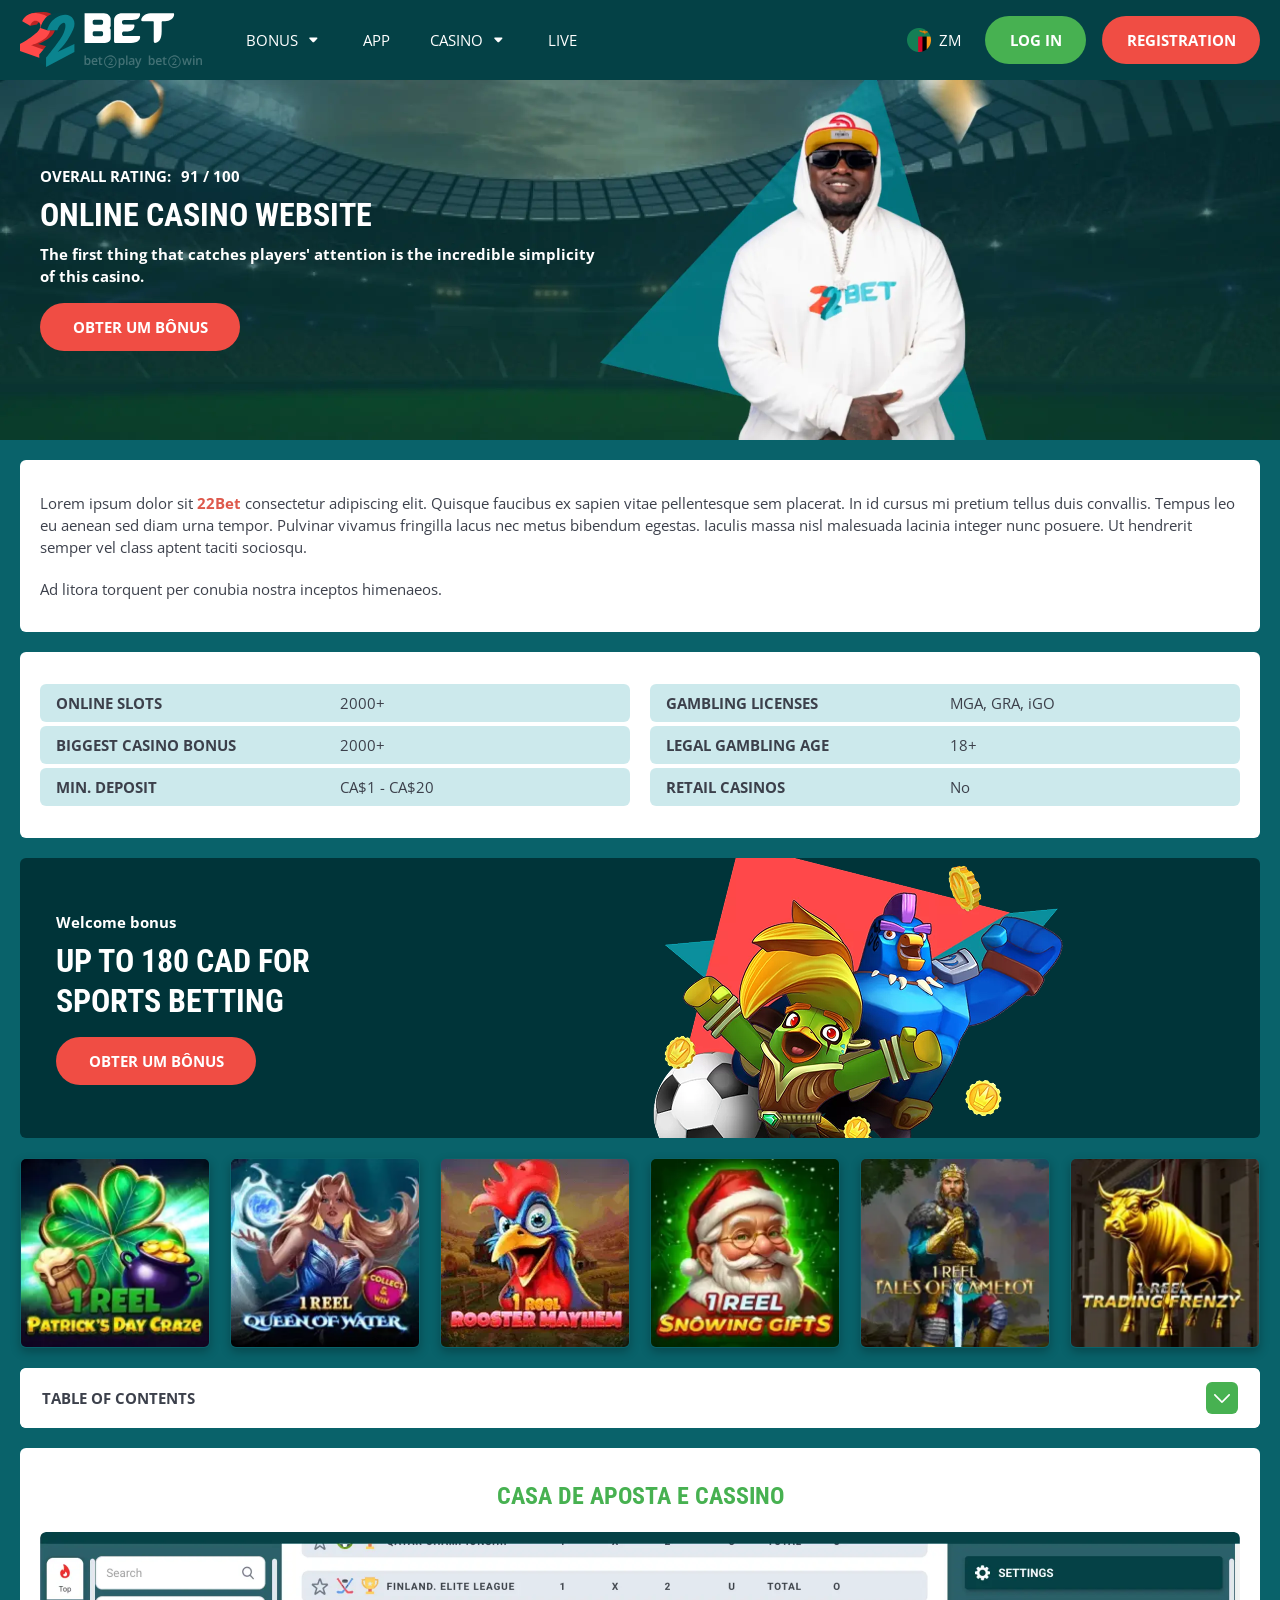
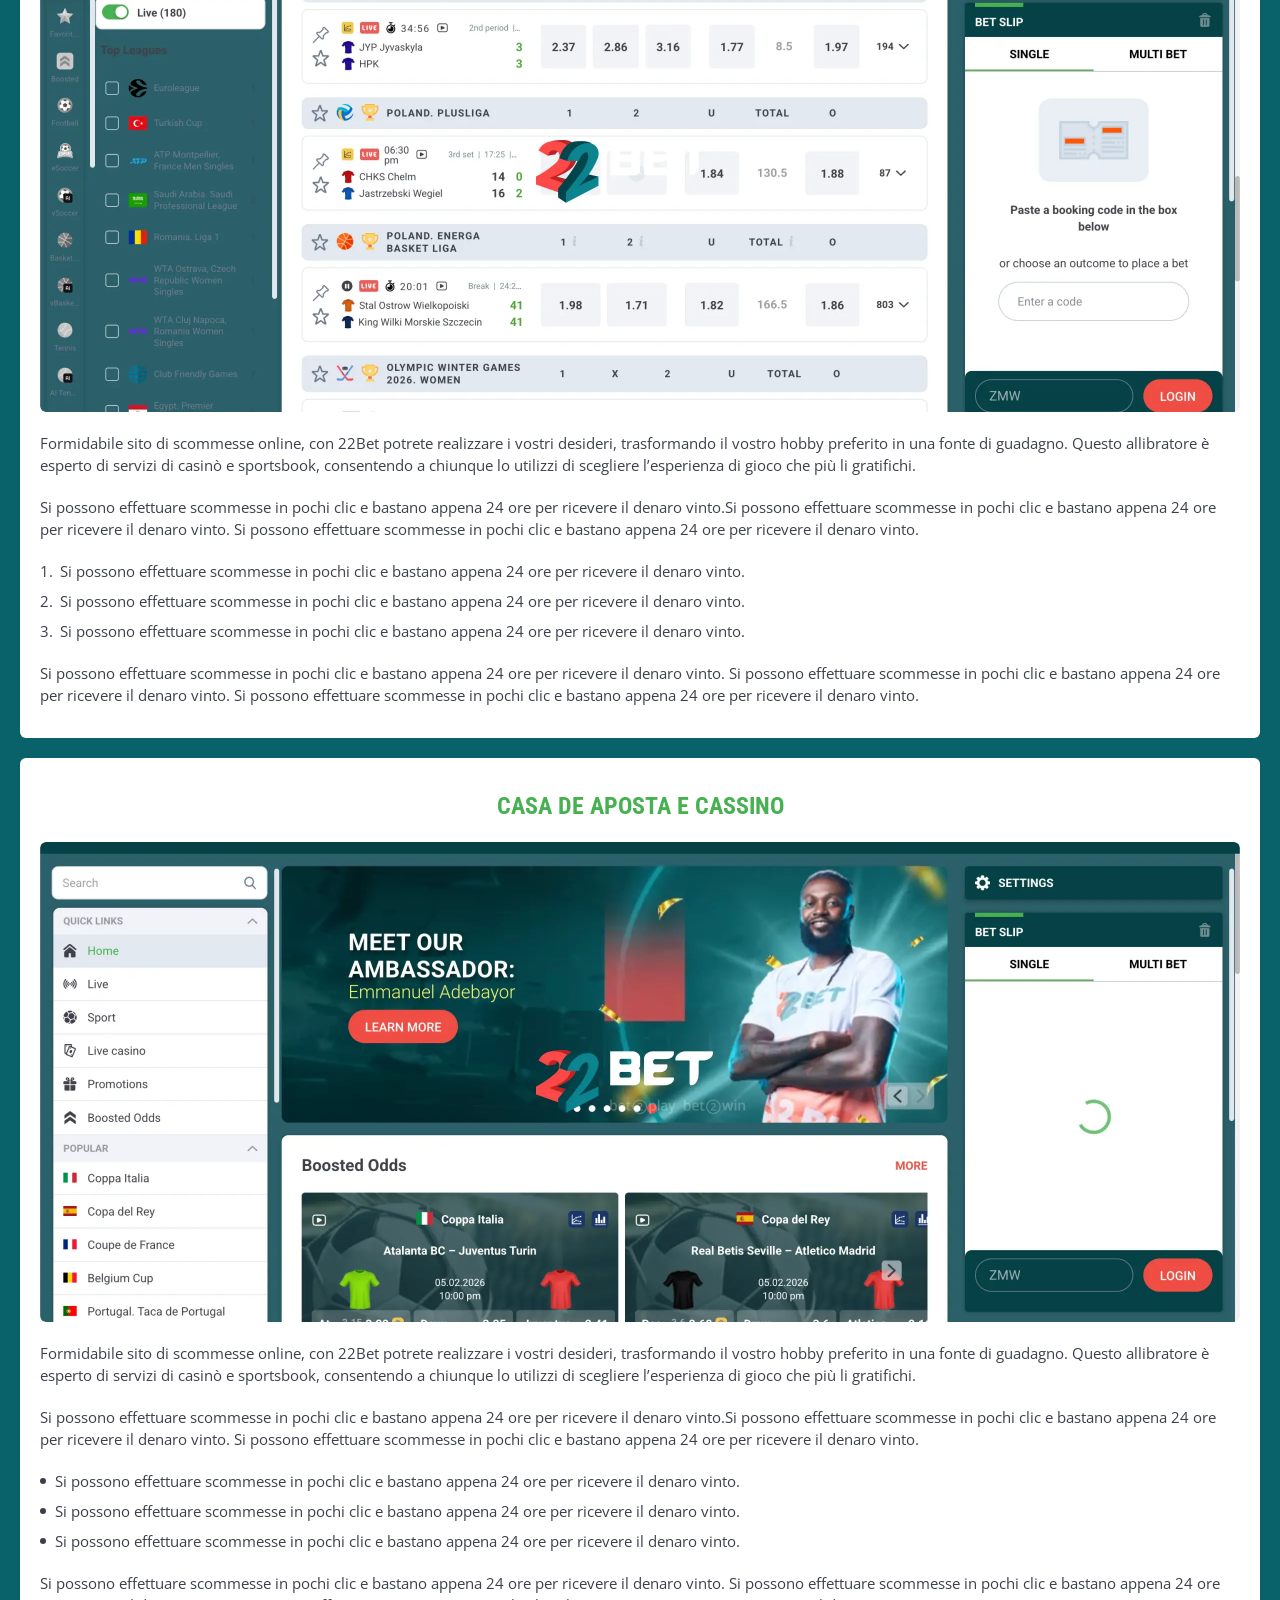
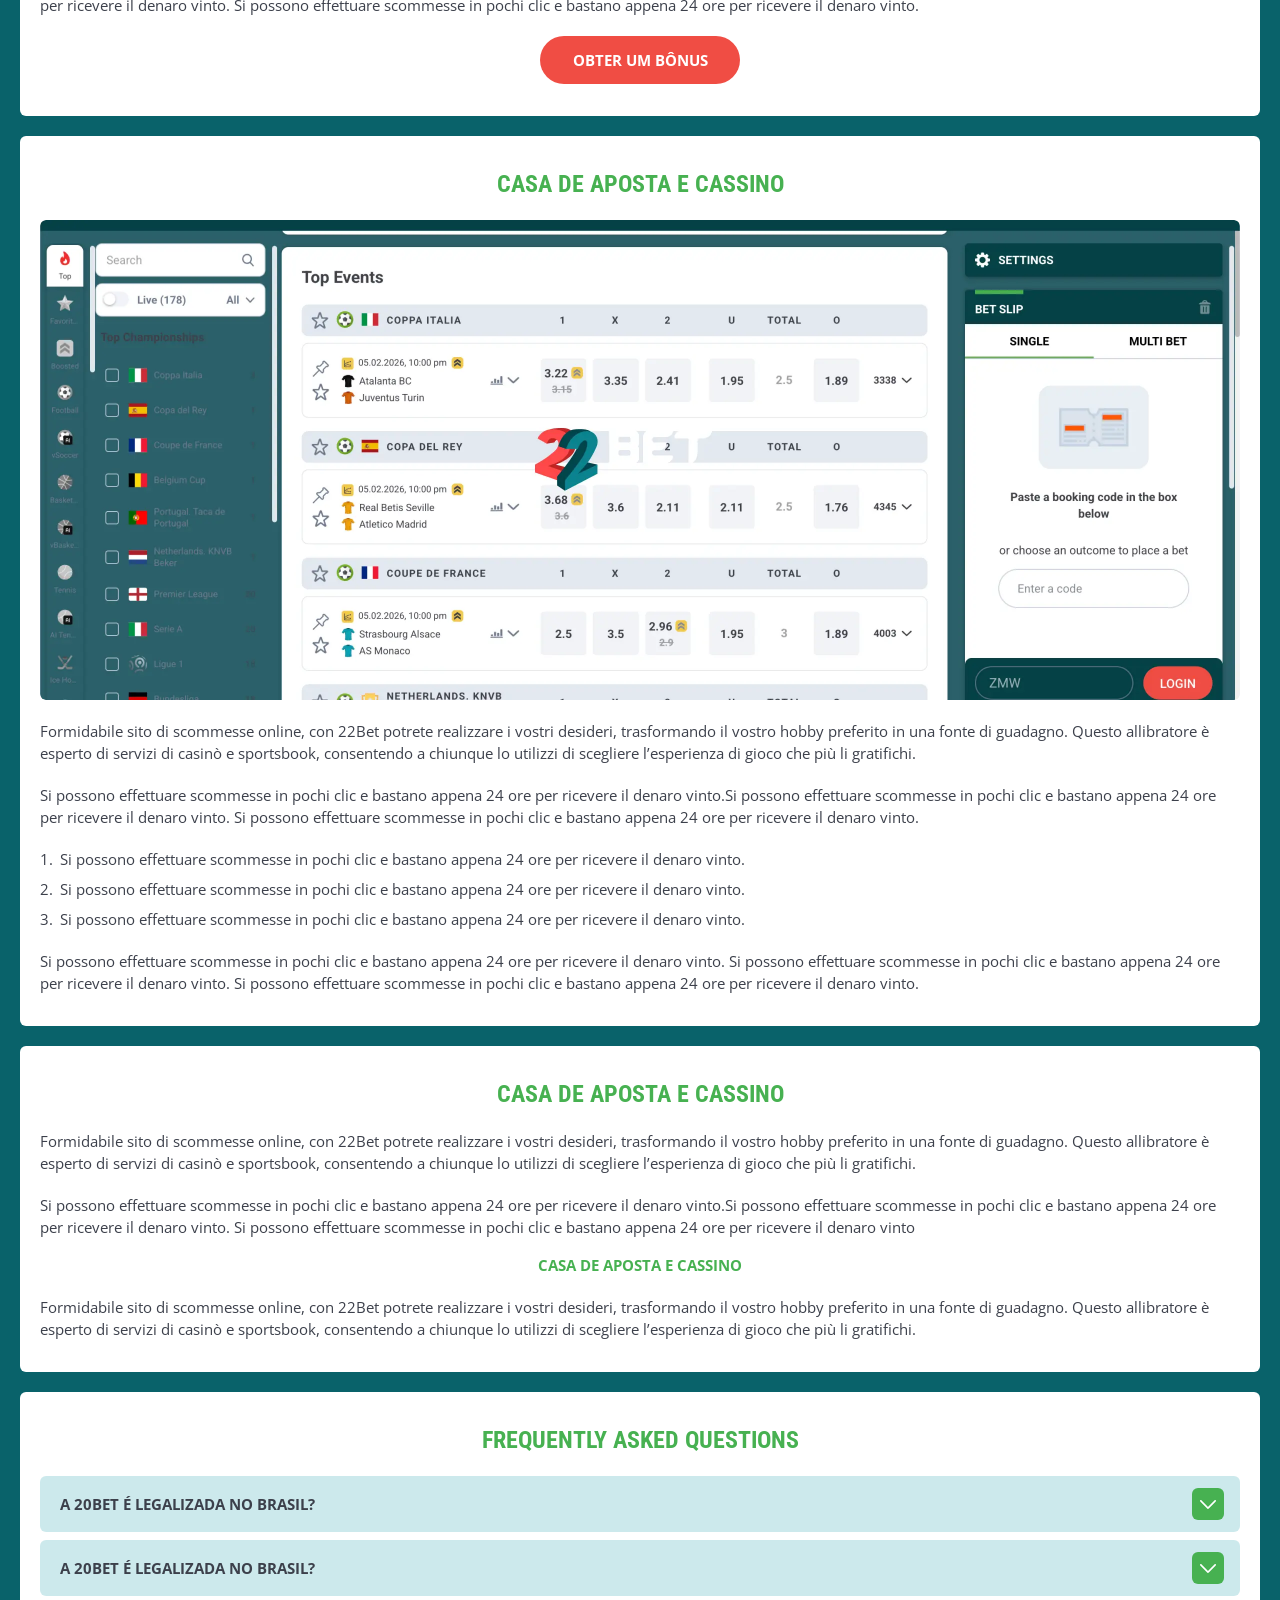
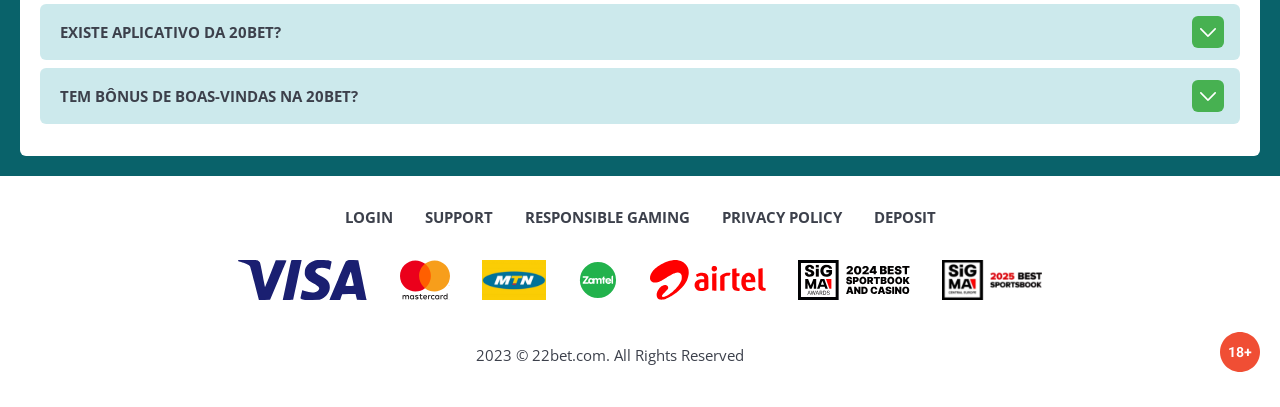
<file: index.html>
<!DOCTYPE html>
<html lang="zm">
  <head>
    <meta charset="UTF-8" />
   
    <meta name="viewport" content="width=device-width, initial-scale=1.0" />
    <title>22Bet </title>
    <meta name="description" content />
    <meta property="og:site_name" content />
    <meta property="og:title" content />
    <meta property="og:type" content="website" />
    <meta property="og:url" content />
    <meta property="og:image" content />
    <meta property="og:image:alt" content />
    <meta property="og:locale" content="zm" />
    <meta property="og:description" content />
    <link rel="preconnect" href="https://fonts.googleapis.com" />
    <link rel="preconnect" href="https://fonts.gstatic.com" crossorigin="anonymous" />
   <link href="https://fonts.googleapis.com/css2?family=Open+Sans:ital,wght@0,300..800;1,300..800&display=swap" rel="stylesheet">
<link href="https://fonts.googleapis.com/css?family=Roboto+Condensed&display=swap" rel="stylesheet">

   <link rel="stylesheet" href="./css/reset.css" />
    <link rel="stylesheet" href="./css/main.css" />
    <link rel="stylesheet" href="./css/media.css"/>
    <link rel="icon" href="./images/Group.png" type="image/x-icon"/>
    <script
    src="https://code.jquery.com/jquery-3.6.1.min.js"
    integrity="sha256-o88AwQnZB+VDvE9tvIXrMQaPlFFSUTR+nldQm1LuPXQ="
    crossorigin="anonymous"
  ></script>
  </head>
  <body>
    <header class="header">
      <section class="content header__content">
        <a href="./index.html" class="logo header__logo"
          ><img src="./images/logo.svg" alt="logo" title
        /></a>
        <button class="header__btn-menu" >
          <svg width="16px" height="16px" viewBox="0 0 16 16" xmlns="http://www.w3.org/2000/svg">
              <rect y="0" width="16" height="3" rx="1.5"></rect>
              <rect y="6.5" width="16" height="3" rx="1.5"></rect>
              <rect y="13" width="16" height="3" rx="1.5"></rect>
            </svg>
        </button>

          <nav class="menu header__menu">
            <ul class="header__menu-list">
                
              <li class="" >
              <div class="header__menu-wrapper">
                <div class="js-button-expander js-button-expander--menu" >
                <a href="./bonus.html" >
                <span>Bonus</span>
              </a>
              </div>
              <div class="header__menu-wrap js-expand-content js-expand-content--menu">
                <ul >
                  <li>
                    <a href="./freeSpins.html">
                    <span>Free Spins</span>
                  </a></li>
                  <li><a href="./promoCode.html">
                    <span>Promo Code</span>
                  </a>
                </li>
                  <li><a href="./welcomeBonus.html">
                    <span>Welcome Bonus</span>
                  </a>
                </li>
                <li><a href="./vip.html">
                    <span>VIP</span>
                  </a>
                </li>
                </ul>
              </div>
              </div>
               <a href="./bonus.html" class="header__menu-item">
                <span>Bonus</span>
              </a>
            </li>
              <li>
                <a href="./app.html">
                 App
                </a>
              </li>
              
              <li class="">
              <div class="header__menu-wrapper">
                <div class="js-button-expander js-button-expander--menu" >
                <a href="./casino.html" >
                <span> Casino</span>
              </a>
              </div>
              <div class="header__menu-wrap js-expand-content js-expand-content--menu">
                <ul >
                  <li>
                    <a href="./slots.html">
                    <span>Slots</span>
                  </a></li>
                 
                </ul>
              </div>
              </div>
               <a href="./casino.html" class="header__menu-item">
                <span>Casino</span>
              </a>
            </li>
               <li>
                <a href="./live.html">
               Live
                </a>
              </li>
              <li>
                    <a href="./freeSpins.html">
                    <span>Free Spins</span>
                  </a></li>
                  <li><a href="./promoCode.html">
                    <span>Promo Code</span>
                  </a>
                </li>
                  <li><a href="./welcomeBonus.html">
                    <span>Welcome Bonus</span>
                  </a>
                </li>
                <li><a href="./vip.html">
                    <span>VIP</span>
                  </a>
                </li>
             <li>
                    <a href="./slots.html">
                    <span>Slots</span>
                  </a></li>
             
             
            </ul>
            <div class="header__button header__button-menu " >
              <a href="#" class="button  button__login-menu">log in</a>
              <a href="#" class="button button__menu">registration</a>
            </div>
           
          </nav>
           <a href="" class="header__flag">
                <span><img src="./images/flag.png" alt="flag" title /></span>
                <span>zm</span>
              </a>
            <a href="#" class="button button__login">log in</a>
            <a href="#" class="button button__singup">registration</a>
            <!-- <div id="clock" class="header__time">00:00</div> -->
           
      </section>
    </header>
     <main class="main home main-page">
        <section class=" hero hero__page">
           
            <div class="background">
              <img src="./images/main/bg-main.webp" alt="hero" title />
              
            </div>
            <div class="hero__wrapper">
              <div class="hero__data">
                <div class="hero__rating" >
                  <p>Overall Rating:</p>
                 
                  <span >
                    <span >91</span>
                  <span>/</span> 
                  <span >100</span>
                  
                  </span>
                </div>
                <h1 class="title general hero__title">
                 Online Casino Website
                </h1>
                <p class="hero__text">The first thing that catches players' attention is the incredible simplicity of this casino.</p>
                <a href="#" class="button  hero__button">Obter um Bônus</a>
               
              </div>
             
            </div>
          </section>
      <section class="main__wrap main__wrap-page">
       
       <section class="content__wrapper content__wrapper-page">

         
        
       
          <section class="content article">
            <p>
             Lorem ipsum dolor sit <a href="#">22Bet</a> consectetur adipiscing elit. Quisque faucibus ex sapien vitae pellentesque sem placerat. In id cursus mi pretium tellus duis convallis. Tempus leo eu aenean sed diam urna tempor. Pulvinar vivamus fringilla lacus nec metus bibendum egestas. Iaculis massa nisl malesuada lacinia integer nunc posuere. Ut hendrerit semper vel class aptent taciti sociosqu.
            </p>
            <p>
             Ad litora torquent per conubia nostra inceptos himenaeos.
            </p>
          </section>
         
            <section class="content features">
           
              <table class="features__table">
               <tbody class="features__group">
                 
                   <tr>
                   <td>Online slots</td>
                   <td>2000+</td>
                  </tr>
                  <tr>
                   <td>Biggest casino bonus</td>
                   <td>2000+</td>
                  </tr>
                  <tr>
                   <td>Min. deposit</td>
                   <td>CA$1 - CA$20</td>
                  </tr>
               </tbody>
                <tbody class="features__group">
                     <tr>
                     <td>Gambling licenses</td>
                     <td>MGA, GRA, iGO</td>
                   </tr>
                   <tr>
                     <td>Legal gambling age</td>
                     <td>18+</td>
                   </tr>
                   <tr>
                     <td>Retail casinos</td>
                     <td>No</td>
                   </tr>
                
               </tbody>
             </table>
            
         
           </section>  
             <section class="content banner">
            <div class="background banner__background banner__background-page">
<!--               
              <img src="./images/main/banner-main.webp" alt="banner" title /> -->
              <div class="banner__decor">
              
              <img src="./images/main/decor-banner- main.png" alt="banner" title />
              
            </div>
            </div>
            <div class="banner__info">
              <p class="banner__subtitle">Welcome bonus</p>
              <h2 class="title high banner__title-main">
                  
               up to 180 CAD
for sports betting
              </h2>
            
              <a href="#" class="button banner__button">Obter um Bônus</a>
            </div>
          </section>
           <section class="content casino">
           
              <ul class="casino__list">
                <li class="casino__item">
                    <div class="casino__wrapper">
                      <img class="casino__img" src="./images/main/card-main1.webp" alt="" title>
                    <div class="casino__hover casino__hover-live">
                        
                        <div class="casino-box">
                            
                        <a href="#" class="button  casino__buttons">Play now</a>
                        </div>
                    </div>
                    </div>
                    
                </li>
                <li class="casino__item">
                  <div class="casino__wrapper">
                    <img class="casino__img" src="./images/main/card-main2.webp" alt="" title>
                <div class="casino__hover casino__hover-live">
                      
                        <div class="casino-box">
                            
                        <a href="#" class="button  casino__buttons">Play now</a>
                        </div>
                    </div>
                  </div>
                 
              </li>
              <li class="casino__item">
                <div class="casino__wrapper">
                  <img class="casino__img" src="./images/main/card-main3.webp" alt="" title>
               <div class="casino__hover casino__hover-live">
                        
                        <div class="casino-box">
                            
                        <a href="#" class="button  casino__buttons">Play now</a>
                        </div>
                    </div>
               
            </li>
             <li class="casino__item">
                <div class="casino__wrapper">
                  <img class="casino__img" src="./images/main/card-main4.webp" alt="" title>
               <div class="casino__hover casino__hover-live">
                        
                        <div class="casino-box">
                            
                        <a href="#" class="button  casino__buttons">Play now</a>
                        </div>
                    </div>
               
            </li>
             <li class="casino__item">
                <div class="casino__wrapper">
                  <img class="casino__img" src="./images/main/card-main5.webp" alt="" title>
               <div class="casino__hover casino__hover-live">
                        
                        <div class="casino-box">
                            
                        <a href="#" class="button  casino__buttons">Play now</a>
                        </div>
                    </div>
               
            </li>
            <li class="casino__item">
                <div class="casino__wrapper">
                  <img class="casino__img" src="./images/main/card-main6.webp" alt="" title>
               <div class="casino__hover casino__hover-live">
                        
                        <div class="casino-box">
                            
                        <a href="#" class="button  casino__buttons">Play now</a>
                        </div>
                    </div>
               
            </li>
    
      

              </ul>
         </section>
              <section class="content menu-review__content">
              

            
                <div class="menu__review-desk menu__review-content">Table of Contents</div>
                <ul class="menu__review menu__review-list">
                  <li><a href="#">Casa de Aposta e Cassino</a></li>
                    <li><a href="#">Casa de Aposta e Cassino</a></li>
                      <li><a href="#">Casa de Aposta e Cassino</a></li>
                        <li><a href="#">Casa de Aposta e Cassino</a></li>
                          <li><a href="#">Frequently Asked Questions</a></li>
                 
                </ul>
             
          
          </section>
          
        
          <section class="content article">
            <h2 class="title high article__title">Casa de Aposta e Cassino</h2>
             <div class="images">
              <img src="./images/main/image1-main.webp" alt="banner" title />
            </div>
            <p>
             Formidabile sito di scommesse online, con 22Bet potrete realizzare i vostri desideri, trasformando il vostro hobby preferito in una fonte di guadagno. Questo allibratore è esperto di servizi di casinò e sportsbook, consentendo a chiunque lo utilizzi di scegliere l’esperienza di gioco che più li gratifichi.
            </p>
            <p>
             Si possono effettuare scommesse in pochi clic e bastano appena 24 ore per ricevere il denaro vinto.Si possono effettuare scommesse in pochi clic e bastano appena 24 ore per ricevere il denaro vinto. Si possono effettuare scommesse in pochi clic e bastano appena 24 ore per ricevere il denaro vinto.
            </p>
           <ol>
              <li>Si possono effettuare scommesse in pochi clic e bastano appena 24 ore per ricevere il denaro vinto.</li>
              <li>Si possono effettuare scommesse in pochi clic e bastano appena 24 ore per ricevere il denaro vinto.</li>
              <li>Si possono effettuare scommesse in pochi clic e bastano appena 24 ore per ricevere il denaro vinto.</li>
            </ol>
            <p>Si possono effettuare scommesse in pochi clic e bastano appena 24 ore per ricevere il denaro vinto. Si possono effettuare scommesse in pochi clic e bastano appena 24 ore per ricevere il denaro vinto. Si possono effettuare scommesse in pochi clic e bastano appena 24 ore per ricevere il denaro vinto.</p>
          </section>
           <section class="content article">
            <h2 class="title high article__title">Casa de Aposta e Cassino</h2>
             <div class="images">
              <img src="./images/main/image2-main.webp" alt="banner" title />
            </div>
            <p>
             Formidabile sito di scommesse online, con 22Bet potrete realizzare i vostri desideri, trasformando il vostro hobby preferito in una fonte di guadagno. Questo allibratore è esperto di servizi di casinò e sportsbook, consentendo a chiunque lo utilizzi di scegliere l’esperienza di gioco che più li gratifichi.
            </p>
            <p>
             Si possono effettuare scommesse in pochi clic e bastano appena 24 ore per ricevere il denaro vinto.Si possono effettuare scommesse in pochi clic e bastano appena 24 ore per ricevere il denaro vinto. Si possono effettuare scommesse in pochi clic e bastano appena 24 ore per ricevere il denaro vinto.
            </p>
           <ul>
              <li>Si possono effettuare scommesse in pochi clic e bastano appena 24 ore per ricevere il denaro vinto.</li>
              <li>Si possono effettuare scommesse in pochi clic e bastano appena 24 ore per ricevere il denaro vinto.</li>
              <li>Si possono effettuare scommesse in pochi clic e bastano appena 24 ore per ricevere il denaro vinto.</li>
            </ul>
            <p>Si possono effettuare scommesse in pochi clic e bastano appena 24 ore per ricevere il denaro vinto. Si possono effettuare scommesse in pochi clic e bastano appena 24 ore per ricevere il denaro vinto. Si possono effettuare scommesse in pochi clic e bastano appena 24 ore per ricevere il denaro vinto.</p>
         <a href="#" class="button">Obter um Bônus</a>
          </section>
           <section class="content article">
            <h2 class="title high article__title">Casa de Aposta e Cassino</h2>
             <div class="images">
              <img src="./images/main/image3-main.webp" alt="banner" title />
            </div>
            <p>
             Formidabile sito di scommesse online, con 22Bet potrete realizzare i vostri desideri, trasformando il vostro hobby preferito in una fonte di guadagno. Questo allibratore è esperto di servizi di casinò e sportsbook, consentendo a chiunque lo utilizzi di scegliere l’esperienza di gioco che più li gratifichi.
            </p>
            <p>
             Si possono effettuare scommesse in pochi clic e bastano appena 24 ore per ricevere il denaro vinto.Si possono effettuare scommesse in pochi clic e bastano appena 24 ore per ricevere il denaro vinto. Si possono effettuare scommesse in pochi clic e bastano appena 24 ore per ricevere il denaro vinto.
            </p>
           <ol>
              <li>Si possono effettuare scommesse in pochi clic e bastano appena 24 ore per ricevere il denaro vinto.</li>
              <li>Si possono effettuare scommesse in pochi clic e bastano appena 24 ore per ricevere il denaro vinto.</li>
              <li>Si possono effettuare scommesse in pochi clic e bastano appena 24 ore per ricevere il denaro vinto.</li>
            </ol>
            <p>Si possono effettuare scommesse in pochi clic e bastano appena 24 ore per ricevere il denaro vinto. Si possono effettuare scommesse in pochi clic e bastano appena 24 ore per ricevere il denaro vinto. Si possono effettuare scommesse in pochi clic e bastano appena 24 ore per ricevere il denaro vinto.</p>
          </section>
           <section class="content article">
            <h2 class="title high article__title">Casa de Aposta e Cassino</h2>
            <p>Formidabile sito di scommesse online, con 22Bet potrete realizzare i vostri desideri, trasformando il vostro hobby preferito in una fonte di guadagno. Questo allibratore è esperto di servizi di casinò e sportsbook, consentendo a chiunque lo utilizzi di scegliere l’esperienza di gioco che più li gratifichi.</p>
            <p>Si possono effettuare scommesse in pochi clic e bastano appena 24 ore per ricevere il denaro vinto.Si possono effettuare scommesse in pochi clic e bastano appena 24 ore per ricevere il denaro vinto. Si possono effettuare scommesse in pochi clic e bastano appena 24 ore per ricevere il denaro vinto</p>
            <h3>Casa de Aposta e Cassino</h3>
            <p>Formidabile sito di scommesse online, con 22Bet potrete realizzare i vostri desideri, trasformando il vostro hobby preferito in una fonte di guadagno. Questo allibratore è esperto di servizi di casinò e sportsbook, consentendo a chiunque lo utilizzi di scegliere l’esperienza di gioco che più li gratifichi.</p>
           </section>

          <section class="content faq">
            <h2 class="title high faq__title">Frequently Asked Questions</h2>
            <ul class="faq__list " >
              <li class="faq__item"  >
                <h3 class="title medium faq__subtitle js-button-expander js-button-expander--faq"  >A 20Bet é legalizada no Brasil?
                 </h3>
                <div  class="faq__answer js-expand-content js-expand-content--faq" >
                  <p  >
                    Sim, a casa de apostas tem licença emitida por Curaçao, que é reconhecida no Brasil e a permite atuar por aqui.
                  </p>
                </div>
              </li>
              <li class="faq__item"  >
                <h3 class="title medium faq__subtitle js-button-expander js-button-expander--faq"  >A 20Bet é legalizada no Brasil?</h3>
                <div class="faq__answer js-expand-content js-expand-content--faq" >
                  <p  >
                    Sim, a casa de apostas tem licença emitida por Curaçao, que é reconhecida no Brasil e a permite atuar por aqui.
                  </p>
                </div>
              </li> 
              <li class="faq__item"  >
                <h3 class="title medium faq__subtitle js-button-expander js-button-expander--faq"  >Existe aplicativo da 20Bet?</h3>
                <div class="faq__answer js-expand-content js-expand-content--faq" >
                  <p  >
                   Sim, disponível para sistemas operacionais iOS e Android.
                  </p>
                </div>
              </li> 
              <li class="faq__item"  >
                <h3 class="title medium faq__subtitle js-button-expander js-button-expander--faq"  >Tem bônus de boas-vindas na 20Bet?</h3>
                <div class="faq__answer js-expand-content js-expand-content--faq" >
                  <p  >
                   O pacote especial para novos usuários da 20Bet paga 100% sobre o primeiro depósito, com limite de 600 BRL.
                  </p>
                </div>
              </li> 
             
            </ul>
          </section>
          
        </section> 
      
        <div class=""  onclick="scrollToTop()">
          <button class="main__arrow" id="scrollToTopBtn"></button>
        </div> 
        
      </section>
    </main> 
     <footer class=" footer ">
      <section class="content footer__content">
        <ul class="footer__menu">
         <li><a href="./login.html">Login</a></li>
         <li><a href="./support.html">Support</a></li>
         <li><a href="./responsible.html">Responsible Gaming</a></li>
         <li><a href="./policy.html">Privacy Policy</a></li>
         <li><a href="./deposit.html">Deposit</a></li>
        </ul>
       
          <ul class="footer__cards-list">
           
            <li>
              <a href="#"
                ><img src="./images/footer-img1.svg" alt="cardpay" title
              /></a>
            </li>
             <li>
              <a href="#"
                ><img src="./images/footer-img2.svg" alt="cardpay" title
              /></a>
            </li>
             <li>
              <a href="#"
                ><img src="./images/footer-img3.svg" alt="cardpay" title
              /></a>
            </li>
             <li>
              <a href="#"
                ><img src="./images/footer-img4.svg" alt="cardpay" title
              /></a>
            </li>
             <li>
              <a href="#"
                ><img src="./images/footer-img5.svg" alt="cardpay" title
              /></a>
            </li>
             <li>
              <a href="#"
                ><img src="./images/footer-img6.svg" alt="cardpay" title
              /></a>
            </li>
             <li>
              <a href="#"
                ><img src="./images/footer-img7.svg" alt="cardpay" title
              /></a>
            </li>
           
            
          </ul>
       
        <div class="footer__wrapp">
          <div class="footer__text">
           
            <p>2023 &copy; 22bet.com. All Rights Reserved
</p>
           
          </div>
          <div class="footer__age">
            <img src="./images/age.svg" alt="age" title />
          </div>
        </div>
      
      </section>
    </footer>
    <script src="./js/arrowUp.js" defer></script>
    <script src="./js/sidebar.js" defer></script>
    <script src="./js/expander.js" defer></script>
    <script src="./js/mobile-menu.js" defer></script>
    <!-- <script src="./js/clock.js" defer></script> -->
  </body>
</html>
</file>
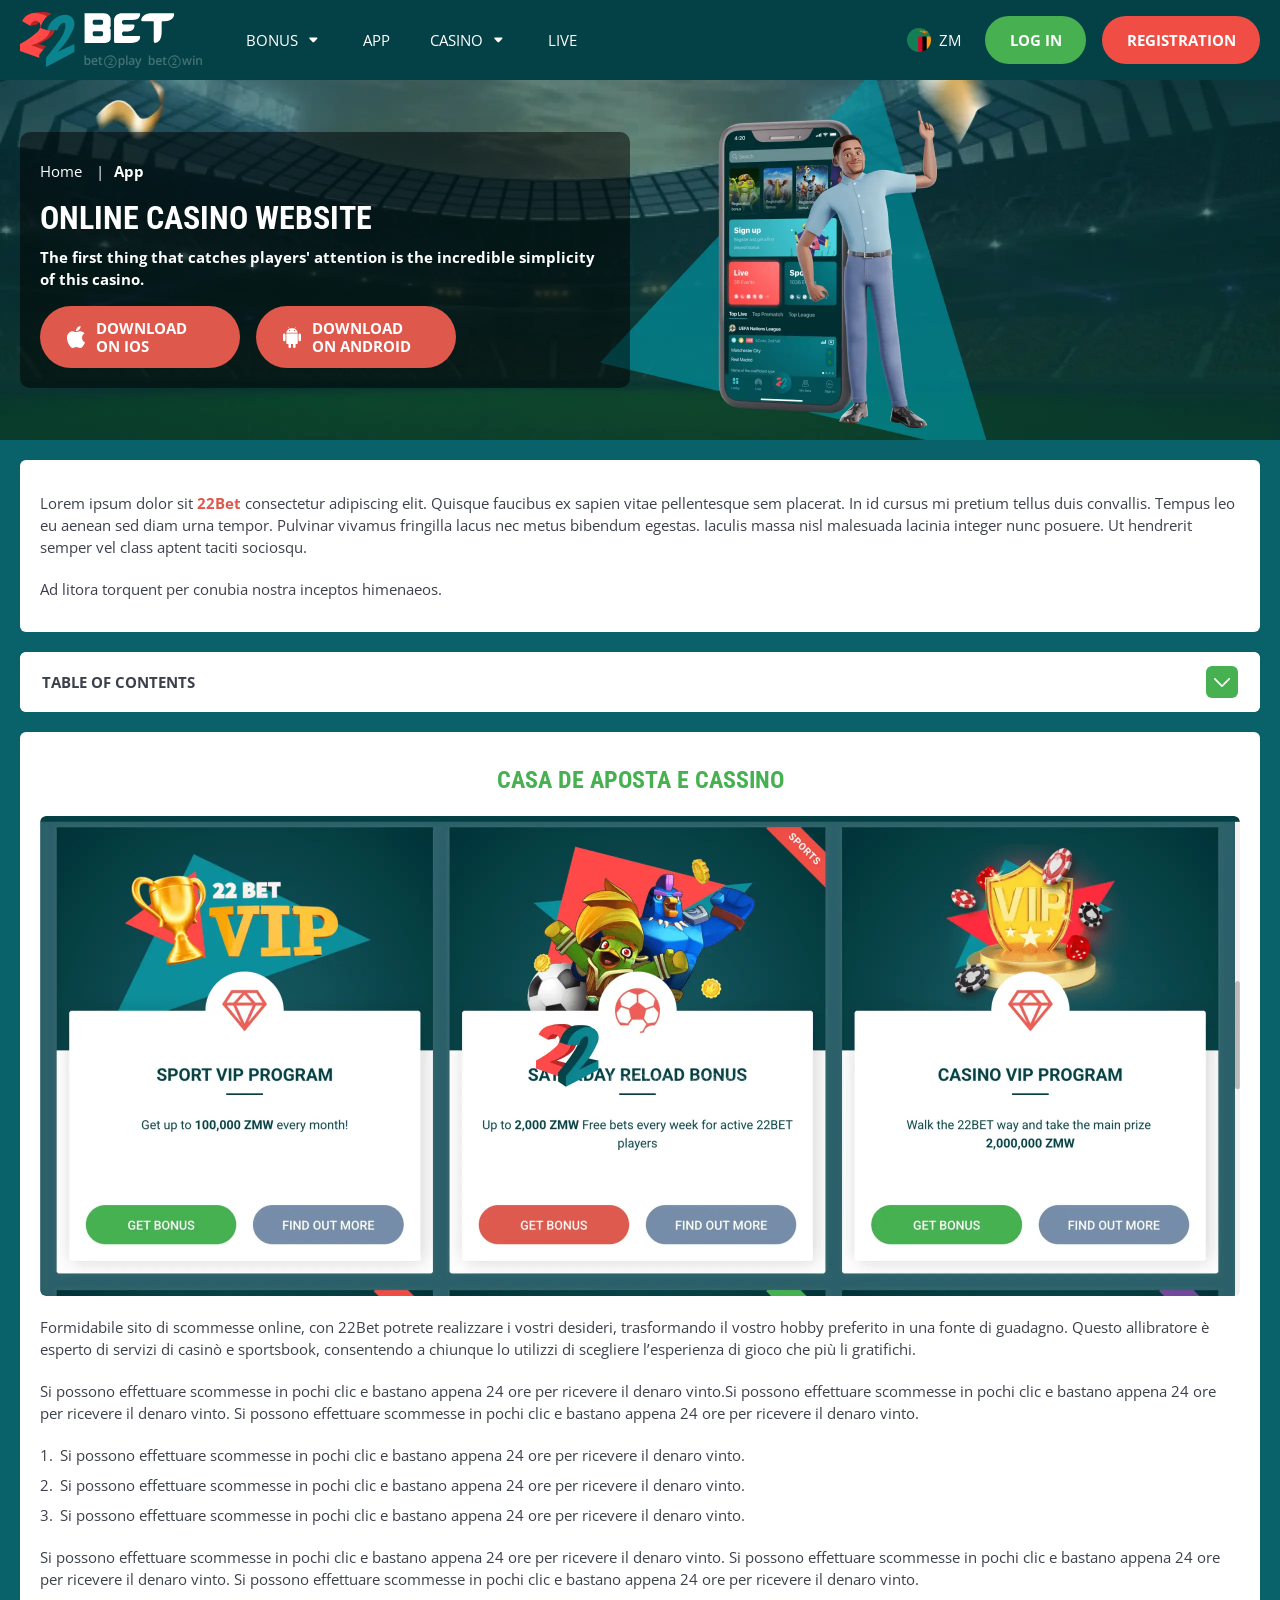
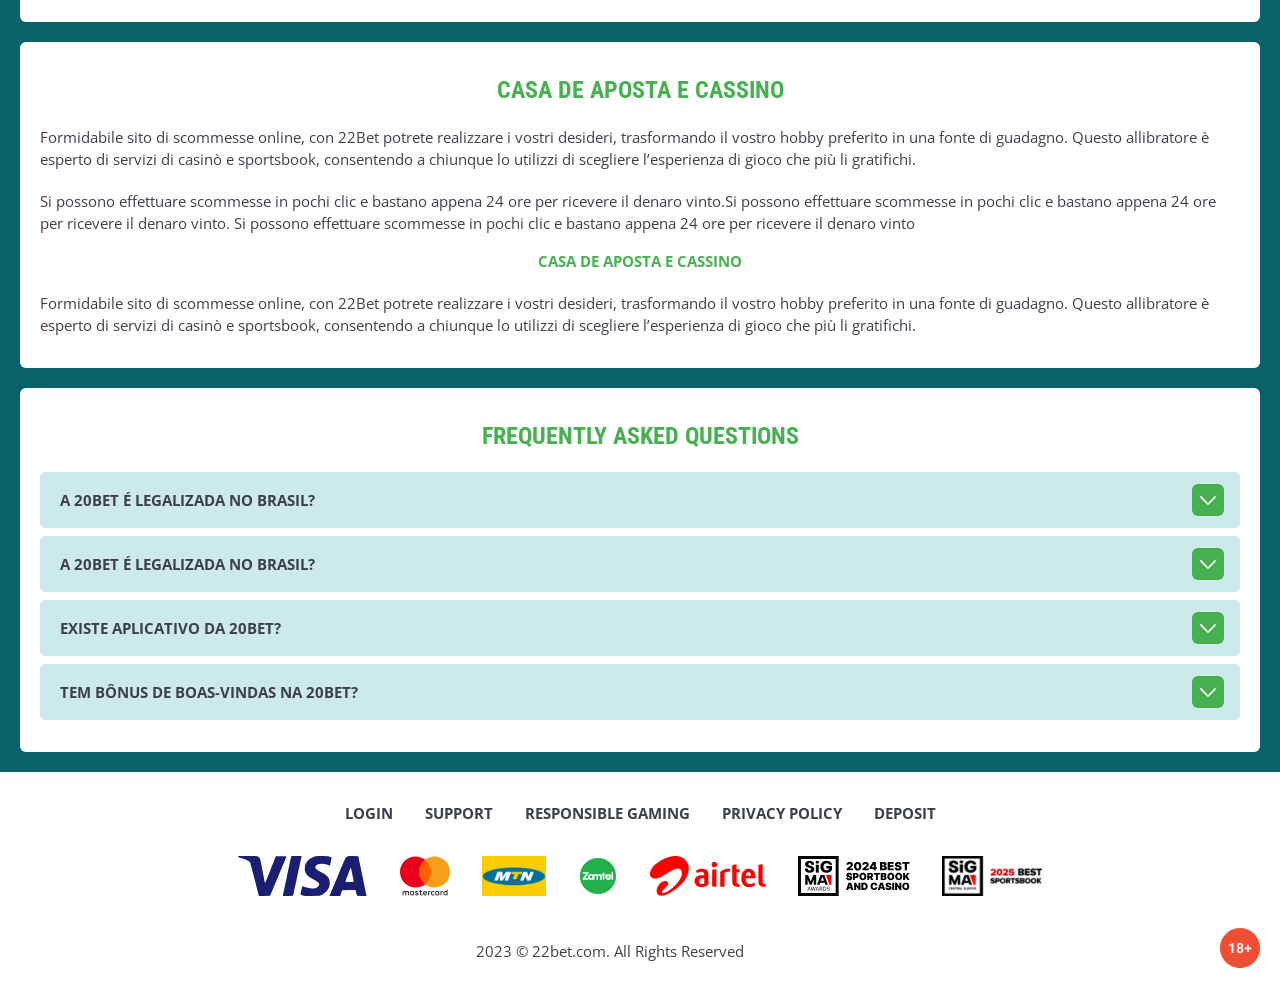
<file: app.html>
<!DOCTYPE html>
<html lang="zm">
  <head>
    <meta charset="UTF-8" />
   
    <meta name="viewport" content="width=device-width, initial-scale=1.0" />
    <title>22Bet </title>
    <meta name="description" content />
    <meta property="og:site_name" content />
    <meta property="og:title" content />
    <meta property="og:type" content="website" />
    <meta property="og:url" content />
    <meta property="og:image" content />
    <meta property="og:image:alt" content />
    <meta property="og:locale" content="zm" />
    <meta property="og:description" content />
    <link rel="preconnect" href="https://fonts.googleapis.com" />
    <link rel="preconnect" href="https://fonts.gstatic.com" crossorigin="anonymous" />
   <link href="https://fonts.googleapis.com/css2?family=Open+Sans:ital,wght@0,300..800;1,300..800&display=swap" rel="stylesheet">
<link href="https://fonts.googleapis.com/css?family=Roboto+Condensed&display=swap" rel="stylesheet">

   <link rel="stylesheet" href="./css/reset.css" />
    <link rel="stylesheet" href="./css/main.css" />
    <link rel="stylesheet" href="./css/media.css"/>
    <link rel="icon" href="./images/Group.png" type="image/x-icon"/>
    <script
    src="https://code.jquery.com/jquery-3.6.1.min.js"
    integrity="sha256-o88AwQnZB+VDvE9tvIXrMQaPlFFSUTR+nldQm1LuPXQ="
    crossorigin="anonymous"
  ></script>
  </head>
  <body>
    <header class="header">
      <section class="content header__content">
        <a href="./index.html" class="logo header__logo"
          ><img src="./images/logo.svg" alt="logo" title
        /></a>
        <button class="header__btn-menu" >
          <svg width="16px" height="16px" viewBox="0 0 16 16" xmlns="http://www.w3.org/2000/svg">
              <rect y="0" width="16" height="3" rx="1.5"></rect>
              <rect y="6.5" width="16" height="3" rx="1.5"></rect>
              <rect y="13" width="16" height="3" rx="1.5"></rect>
            </svg>
        </button>

          <nav class="menu header__menu">
            <ul class="header__menu-list">
                
              <li class="">
              <div class="header__menu-wrapper">
                <div class="js-button-expander js-button-expander--menu" >
                <a href="./bonus.html" >
                <span>Bonus</span>
              </a>
              </div>
              <div class="header__menu-wrap js-expand-content js-expand-content--menu">
                <ul >
                  <li>
                    <a href="./freeSpins.html">
                    <span>Free Spins</span>
                  </a></li>
                  <li><a href="./promoCode.html">
                    <span>Promo Code</span>
                  </a>
                </li>
                  <li><a href="./welcomeBonus.html">
                    <span>Welcome Bonus</span>
                  </a>
                </li>
                <li><a href="./vip.html">
                    <span>VIP</span>
                  </a>
                </li>
                </ul>
              </div>
              </div>
               <a href="./bonus.html" class="header__menu-item">
                <span>Bonus</span>
              </a>
            </li>
              <li>
                <a href="./app.html">
                 App
                </a>
              </li>
              
              <li class="">
              <div class="header__menu-wrapper">
                <div class="js-button-expander js-button-expander--menu" >
                <a href="./casino.html" >
                <span> Casino</span>
              </a>
              </div>
              <div class="header__menu-wrap js-expand-content js-expand-content--menu">
                <ul >
                  <li>
                    <a href="./slots.html">
                    <span>Slots</span>
                  </a></li>
                 
                </ul>
              </div>
              </div>
               <a href="./casino.html" class="header__menu-item">
                <span>Casino</span>
              </a>
            </li>
               <li>
                <a href="./live.html">
               Live
                </a>
              </li>
              <li>
                    <a href="./freeSpins.html">
                    <span>Free Spins</span>
                  </a></li>
                  <li><a href="./promoCode.html">
                    <span>Promo Code</span>
                  </a>
                </li>
                  <li><a href="./welcomeBonus.html">
                    <span>Welcome Bonus</span>
                  </a>
                </li>
                <li><a href="./vip.html">
                    <span>VIP</span>
                  </a>
                </li>
             <li>
                    <a href="./slots.html">
                    <span>Slots</span>
                  </a></li>
             
             
            </ul>
            <div class="header__button header__button-menu " >
              <a href="#" class="button  button__login-menu">log in</a>
              <a href="#" class="button button__menu">registration</a>
            </div>
           
          </nav>
           <a href="" class="header__flag">
                <span><img src="./images/flag.png" alt="flag" title /></span>
                <span>zm</span>
              </a>
            <a href="#" class="button button__login">log in</a>
            <a href="#" class="button button__singup">registration</a>
            <!-- <div id="clock" class="header__time">00:00</div>
            -->
      </section>
    </header>
     <main class="main home main-page">
        <section class=" hero hero__page hero__page-app">
           
            <div class="background ">
              <img src="./images/app/bg-app.webp" alt="hero" title />
              
            </div>
            <div class="hero__wrapper hero__wrapper-page">
              <div class="hero__data hero__data-app">
                <ul
                class="breadcrumbs "
                
              >
                <li
                  
                >
                  <a href="#" >
                    <span >Home</span></a
                  >
                 
                </li>
                <li
                  
                >
                  <a href="#" > <span >App</span></a>
                 
                </li>
              </ul>
                <h1 class="title general hero__title">
                  Online Casino Website
                </h1>
                 <p class="hero__text">The first thing that catches players' attention is the incredible simplicity of this casino.</p>
               
              <div class="banner__content banner__content-app">
             
                  <a href="#" class="banner__btn banner__btn-app">
                    <img src="./images/main/apple-app.svg" alt="icon" title>
                   Download </br>
on iOS
                  </a>
                  <a href="#" class="banner__btn banner__btn-android"
                    > <img src="./images/main/android-app.svg" alt="icon" title>Download </br>
on Android</a
                  >
                </div>
              </div>
             
            </div>
          </section>
      <section class="main__wrap main__wrap-page">
       
       <section class="content__wrapper content__wrapper-page">

         
        
       
          <section class="content article">
            <p>
             Lorem ipsum dolor sit <a href="#">22Bet</a> consectetur adipiscing elit. Quisque faucibus ex sapien vitae pellentesque sem placerat. In id cursus mi pretium tellus duis convallis. Tempus leo eu aenean sed diam urna tempor. Pulvinar vivamus fringilla lacus nec metus bibendum egestas. Iaculis massa nisl malesuada lacinia integer nunc posuere. Ut hendrerit semper vel class aptent taciti sociosqu.
            </p>
            <p>
             Ad litora torquent per conubia nostra inceptos himenaeos.
            </p>
          </section>
         
              <section class="content menu-review__content">
              

            
                <div class="menu__review-desk menu__review-content">Table of Contents</div>
                <ul class="menu__review menu__review-list">
                  <li><a href="#">Casa de Aposta e Cassino</a></li>
                    <li><a href="#">Casa de Aposta e Cassino</a></li>
                      <li><a href="#">Casa de Aposta e Cassino</a></li>
                        <li><a href="#">Casa de Aposta e Cassino</a></li>
                          <li><a href="#">Frequently Asked Questions</a></li>
                 
                </ul>
             
          
          </section>
          
        
          <section class="content article">
            <h2 class="title high article__title">Casa de Aposta e Cassino</h2>
             <div class="images">
              <img src="./images/app/image1-app.webp" alt="banner" title />
            </div>
            <p>
             Formidabile sito di scommesse online, con 22Bet potrete realizzare i vostri desideri, trasformando il vostro hobby preferito in una fonte di guadagno. Questo allibratore è esperto di servizi di casinò e sportsbook, consentendo a chiunque lo utilizzi di scegliere l’esperienza di gioco che più li gratifichi.
            </p>
            <p>
             Si possono effettuare scommesse in pochi clic e bastano appena 24 ore per ricevere il denaro vinto.Si possono effettuare scommesse in pochi clic e bastano appena 24 ore per ricevere il denaro vinto. Si possono effettuare scommesse in pochi clic e bastano appena 24 ore per ricevere il denaro vinto.
            </p>
           <ol>
              <li>Si possono effettuare scommesse in pochi clic e bastano appena 24 ore per ricevere il denaro vinto.</li>
              <li>Si possono effettuare scommesse in pochi clic e bastano appena 24 ore per ricevere il denaro vinto.</li>
              <li>Si possono effettuare scommesse in pochi clic e bastano appena 24 ore per ricevere il denaro vinto.</li>
            </ol>
            <p>Si possono effettuare scommesse in pochi clic e bastano appena 24 ore per ricevere il denaro vinto. Si possono effettuare scommesse in pochi clic e bastano appena 24 ore per ricevere il denaro vinto. Si possono effettuare scommesse in pochi clic e bastano appena 24 ore per ricevere il denaro vinto.</p>
          </section>
         
         
           <section class="content article">
            <h2 class="title high article__title">Casa de Aposta e Cassino</h2>
            <p>Formidabile sito di scommesse online, con 22Bet potrete realizzare i vostri desideri, trasformando il vostro hobby preferito in una fonte di guadagno. Questo allibratore è esperto di servizi di casinò e sportsbook, consentendo a chiunque lo utilizzi di scegliere l’esperienza di gioco che più li gratifichi.</p>
            <p>Si possono effettuare scommesse in pochi clic e bastano appena 24 ore per ricevere il denaro vinto.Si possono effettuare scommesse in pochi clic e bastano appena 24 ore per ricevere il denaro vinto. Si possono effettuare scommesse in pochi clic e bastano appena 24 ore per ricevere il denaro vinto</p>
            <h3>Casa de Aposta e Cassino</h3>
            <p>Formidabile sito di scommesse online, con 22Bet potrete realizzare i vostri desideri, trasformando il vostro hobby preferito in una fonte di guadagno. Questo allibratore è esperto di servizi di casinò e sportsbook, consentendo a chiunque lo utilizzi di scegliere l’esperienza di gioco che più li gratifichi.</p>
           </section>

          <section class="content faq">
            <h2 class="title high faq__title">Frequently Asked Questions</h2>
            <ul class="faq__list " >
              <li class="faq__item"  >
                <h3 class="title medium faq__subtitle js-button-expander js-button-expander--faq"  >A 20Bet é legalizada no Brasil?
                 </h3>
                <div  class="faq__answer js-expand-content js-expand-content--faq" >
                  <p  >
                    Sim, a casa de apostas tem licença emitida por Curaçao, que é reconhecida no Brasil e a permite atuar por aqui.
                  </p>
                </div>
              </li>
              <li class="faq__item"  >
                <h3 class="title medium faq__subtitle js-button-expander js-button-expander--faq"  >A 20Bet é legalizada no Brasil?</h3>
                <div class="faq__answer js-expand-content js-expand-content--faq" >
                  <p  >
                    Sim, a casa de apostas tem licença emitida por Curaçao, que é reconhecida no Brasil e a permite atuar por aqui.
                  </p>
                </div>
              </li> 
              <li class="faq__item"  >
                <h3 class="title medium faq__subtitle js-button-expander js-button-expander--faq"  >Existe aplicativo da 20Bet?</h3>
                <div class="faq__answer js-expand-content js-expand-content--faq" >
                  <p  >
                   Sim, disponível para sistemas operacionais iOS e Android.
                  </p>
                </div>
              </li> 
              <li class="faq__item"  >
                <h3 class="title medium faq__subtitle js-button-expander js-button-expander--faq"  >Tem bônus de boas-vindas na 20Bet?</h3>
                <div class="faq__answer js-expand-content js-expand-content--faq" >
                  <p  >
                   O pacote especial para novos usuários da 20Bet paga 100% sobre o primeiro depósito, com limite de 600 BRL.
                  </p>
                </div>
              </li> 
             
            </ul>
          </section>
          
        </section> 
      
        <div class=""  onclick="scrollToTop()">
          <button class="main__arrow" id="scrollToTopBtn"></button>
        </div> 
        
      </section>
    </main> 
 <footer class=" footer ">
      <section class="content footer__content">
        <ul class="footer__menu">
         <li><a href="./login.html">Login</a></li>
         <li><a href="./support.html">Support</a></li>
         <li><a href="./responsible.html">Responsible Gaming</a></li>
         <li><a href="./policy.html">Privacy Policy</a></li>
         <li><a href="./deposit.html">Deposit</a></li>
        </ul>
       
         
          <ul class="footer__cards-list">
           
            <li>
              <a href="#"
                ><img src="./images/footer-img1.svg" alt="cardpay" title
              /></a>
            </li>
             <li>
              <a href="#"
                ><img src="./images/footer-img2.svg" alt="cardpay" title
              /></a>
            </li>
             <li>
              <a href="#"
                ><img src="./images/footer-img3.svg" alt="cardpay" title
              /></a>
            </li>
             <li>
              <a href="#"
                ><img src="./images/footer-img4.svg" alt="cardpay" title
              /></a>
            </li>
             <li>
              <a href="#"
                ><img src="./images/footer-img5.svg" alt="cardpay" title
              /></a>
            </li>
             <li>
              <a href="#"
                ><img src="./images/footer-img6.svg" alt="cardpay" title
              /></a>
            </li>
             <li>
              <a href="#"
                ><img src="./images/footer-img7.svg" alt="cardpay" title
              /></a>
            </li>
           
            
          </ul>
       
        <div class="footer__wrapp">
          <div class="footer__text">
           
            <p>2023 &copy; 22bet.com. All Rights Reserved
</p>
           
          </div>
          <div class="footer__age">
            <img src="./images/age.svg" alt="age" title />
          </div>
        </div>
      
      </section>
    </footer>
    <script src="./js/arrowUp.js" defer></script>
    <script src="./js/sidebar.js" defer></script>
    <script src="./js/expander.js" defer></script>
    <script src="./js/mobile-menu.js" defer></script>
    <!-- <script src="./js/clock.js" defer></script> -->
  </body>
</html>
</file>
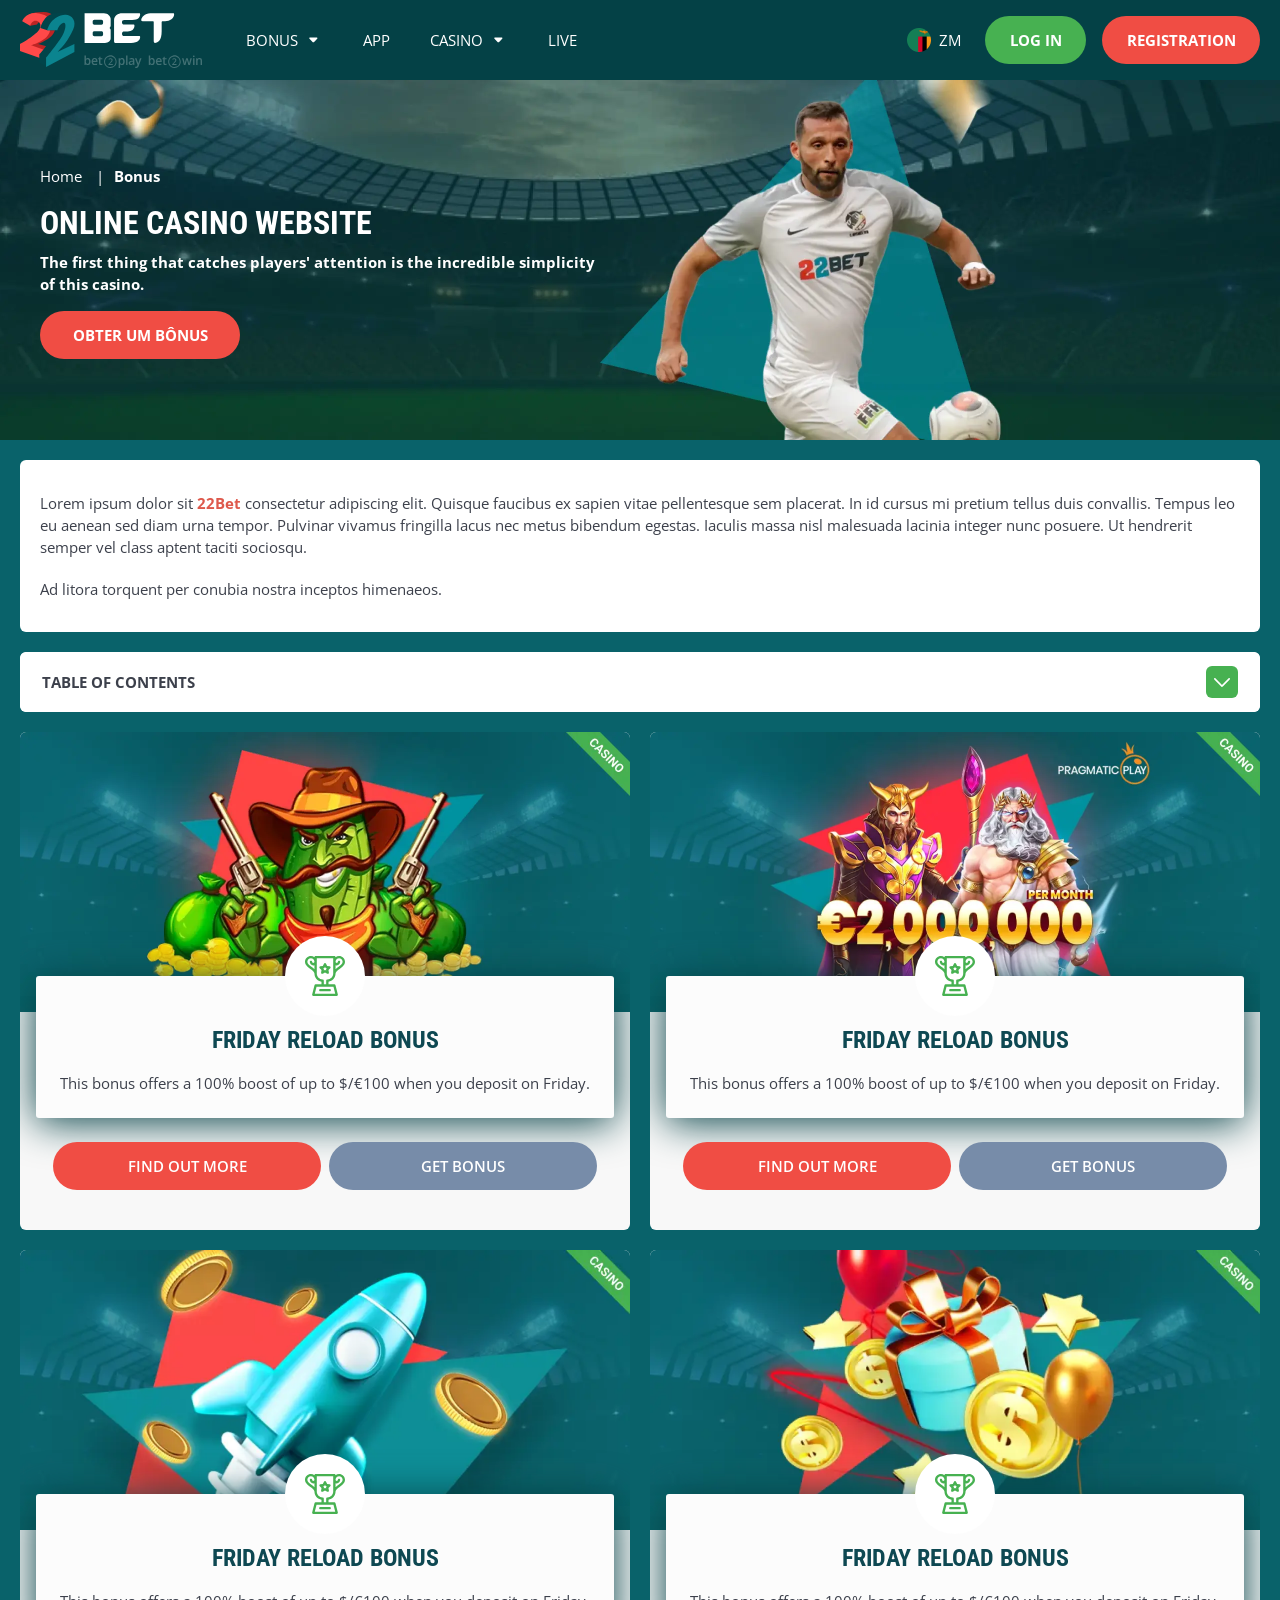
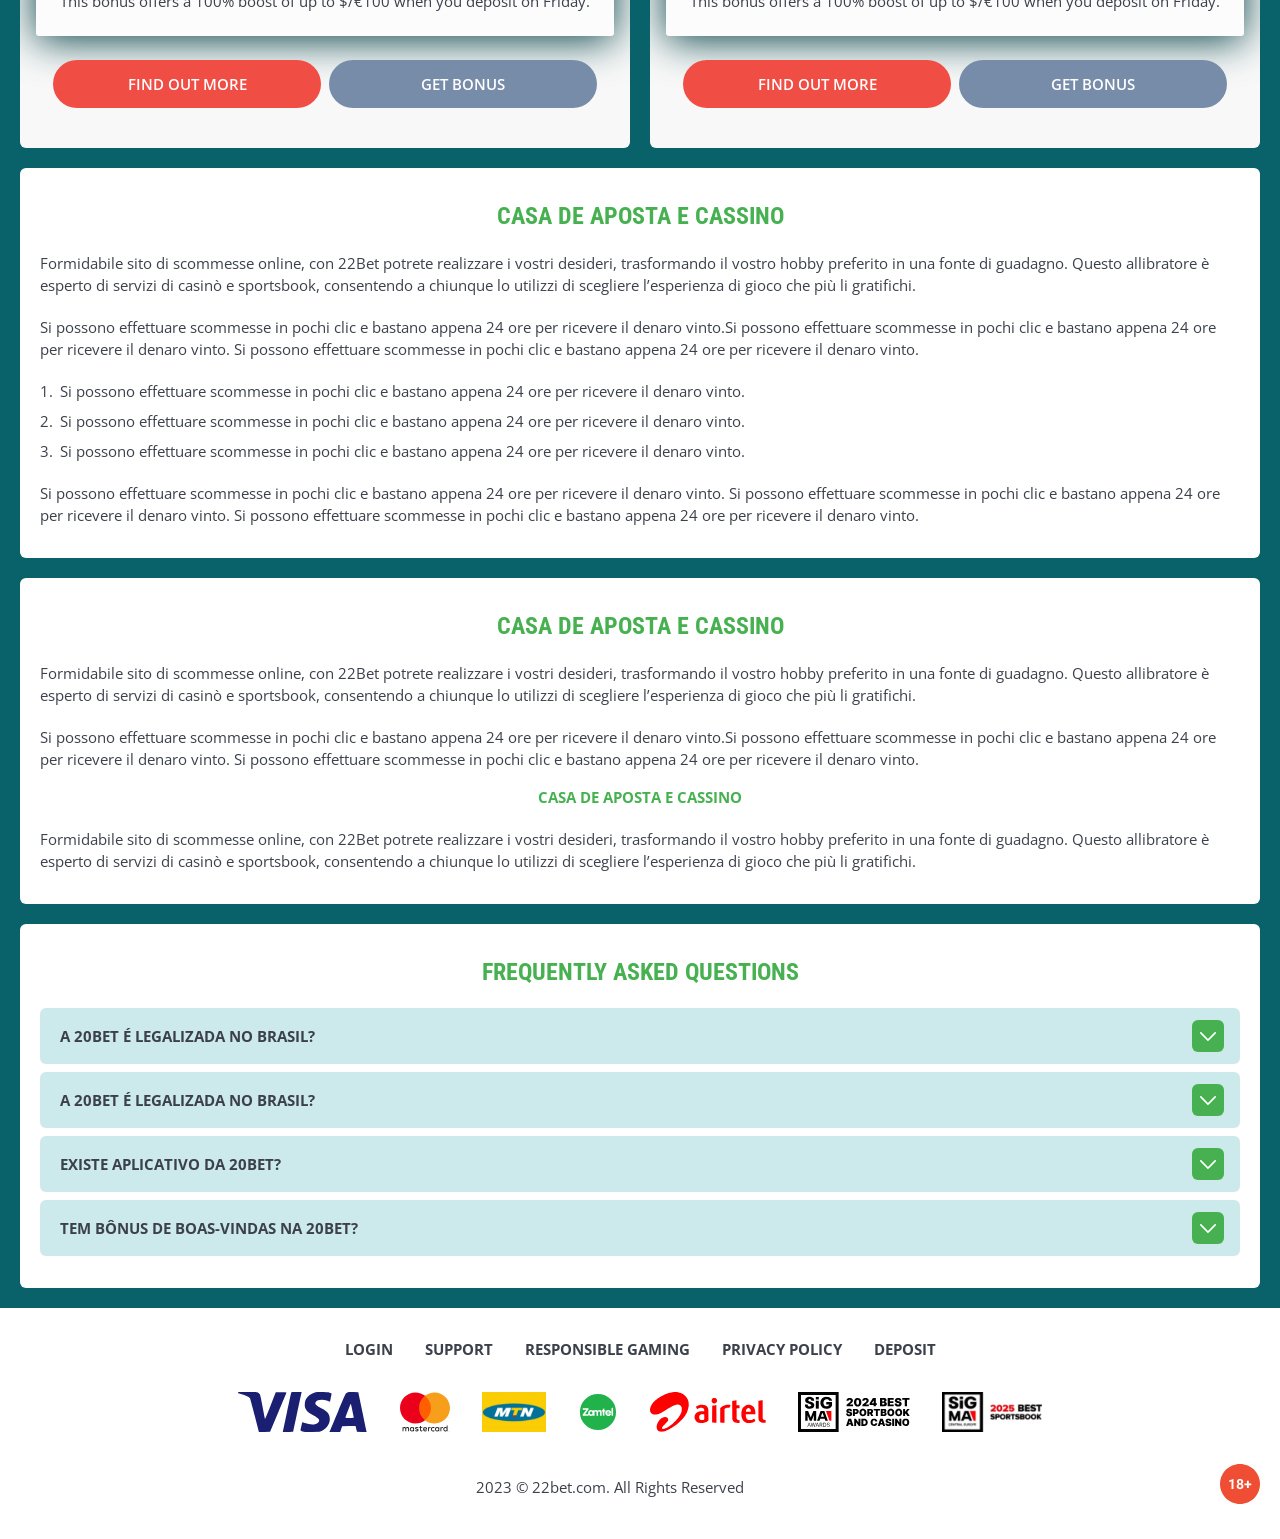
<file: bonus.html>
<!DOCTYPE html>
<html lang="zm">
  <head>
    <meta charset="UTF-8" />
   
    <meta name="viewport" content="width=device-width, initial-scale=1.0" />
    <title>22Bet no</title>
    <meta name="description" content />
    <meta property="og:site_name" content />
    <meta property="og:title" content />
    <meta property="og:type" content="website" />
    <meta property="og:url" content />
    <meta property="og:image" content />
    <meta property="og:image:alt" content />
    <meta property="og:locale" content="zm" />
    <meta property="og:description" content />
    <link rel="preconnect" href="https://fonts.googleapis.com" />
    <link rel="preconnect" href="https://fonts.gstatic.com" crossorigin="anonymous" />
    
   <link href="https://fonts.googleapis.com/css2?family=Open+Sans:ital,wght@0,300..800;1,300..800&display=swap" rel="stylesheet">
<link href="https://fonts.googleapis.com/css?family=Roboto+Condensed&display=swap" rel="stylesheet">

    <link rel="stylesheet" href="./css/reset.css" />
    <link rel="stylesheet" href="./css/main.css" />
    <link rel="stylesheet" href="./css/media.css"/>
    <link rel="icon" href="./images/Group.png" type="image/x-icon"/>
    <script
    src="https://code.jquery.com/jquery-3.6.1.min.js"
    integrity="sha256-o88AwQnZB+VDvE9tvIXrMQaPlFFSUTR+nldQm1LuPXQ="
    crossorigin="anonymous"
  ></script>
  </head>
  <body>
  <header class="header">
      <section class="content header__content">
        <a href="./index.html" class="logo header__logo"
          ><img src="./images/logo.svg" alt="logo" title
        /></a>
        <button class="header__btn-menu" >
          <svg width="16px" height="16px" viewBox="0 0 16 16" xmlns="http://www.w3.org/2000/svg">
              <rect y="0" width="16" height="3" rx="1.5"></rect>
              <rect y="6.5" width="16" height="3" rx="1.5"></rect>
              <rect y="13" width="16" height="3" rx="1.5"></rect>
            </svg>
        </button>

          <nav class="menu header__menu">
            <ul class="header__menu-list">
                
              <li class="">
              <div class="header__menu-wrapper">
                <div class="js-button-expander js-button-expander--menu" >
                <a href="./bonus.html" >
                <span>Bonus</span>
              </a>
              </div>
              <div class="header__menu-wrap js-expand-content js-expand-content--menu">
                <ul >
                  <li>
                    <a href="./freeSpins.html">
                    <span>Free Spins</span>
                  </a></li>
                  <li><a href="./promoCode.html">
                    <span>Promo Code</span>
                  </a>
                </li>
                  <li><a href="./welcomeBonus.html">
                    <span>Welcome Bonus</span>
                  </a>
                </li>
                <li><a href="./vip.html">
                    <span>VIP</span>
                  </a>
                </li>
                </ul>
              </div>
              </div>
               <a href="./bonus.html" class="header__menu-item">
                <span>Bonus</span>
              </a>
            </li>
              <li>
                <a href="./app.html">
                 App
                </a>
              </li>
              
              <li class="">
              <div class="header__menu-wrapper">
                <div class="js-button-expander js-button-expander--menu" >
                <a href="./casino.html" >
                <span> Casino</span>
              </a>
              </div>
              <div class="header__menu-wrap js-expand-content js-expand-content--menu">
                <ul >
                  <li>
                    <a href="./slots.html">
                    <span>Slots</span>
                  </a></li>
                 
                </ul>
              </div>
              </div>
               <a href="./casino.html" class="header__menu-item">
                <span>Casino</span>
              </a>
            </li>
               <li>
                <a href="./live.html">
               Live
                </a>
              </li>
              <li>
                    <a href="./freeSpins.html">
                    <span>Free Spins</span>
                  </a></li>
                  <li><a href="./promoCode.html">
                    <span>Promo Code</span>
                  </a>
                </li>
                  <li><a href="./welcomeBonus.html">
                    <span>Welcome Bonus</span>
                  </a>
                </li>
                <li><a href="./vip.html">
                    <span>VIP</span>
                  </a>
                </li>
             <li>
                    <a href="./slots.html">
                    <span>Slots</span>
                  </a></li>
             
             
            </ul>
            <div class="header__button header__button-menu " >
              <a href="#" class="button  button__login-menu">log in</a>
              <a href="#" class="button button__menu">registration</a>
            </div>
           
          </nav>
           <a href="" class="header__flag">
                <span><img src="./images/flag.png" alt="flag" title /></span>
                <span>zm</span>
              </a>
            <a href="#" class="button button__login">log in</a>
            <a href="#" class="button button__singup">registration</a>
            <!-- <div id="clock" class="header__time">00:00</div> -->
           
      </section>
    </header>
     <main class="main home main-page">
        <section class=" hero hero__page">
           
            <div class="background ">
              <img src="./images/bonus/bg-bonus.webp" alt="hero" title />
              
            </div>
            <div class="hero__wrapper hero__wrapper-page">
              <div class="hero__data hero__data-bonus">
                <ul
                class="breadcrumbs "
                
              >
                <li
                  
                >
                  <a href="#" >
                    <span >Home</span></a
                  >
                 
                </li>
                <li
                  
                >
                  <a href="#" > <span >Bonus</span></a>
                 
                </li>
              </ul>
                <h1 class="title general hero__title">
                  Online Casino Website
                </h1>
                 <p class="hero__text">The first thing that catches players' attention is the incredible simplicity of this casino.</p>
               
                <a href="#" class="button  hero__button ">Obter um Bônus</a>
               
              </div>
             
            </div>
          </section>
      <section class="main__wrap main__wrap-page">
       
       <section class="content__wrapper content__wrapper-page">
        <section class="content article">
            <p>
             Lorem ipsum dolor sit <a href="#">22Bet</a> consectetur adipiscing elit. Quisque faucibus ex sapien vitae pellentesque sem placerat. In id cursus mi pretium tellus duis convallis. Tempus leo eu aenean sed diam urna tempor. Pulvinar vivamus fringilla lacus nec metus bibendum egestas. Iaculis massa nisl malesuada lacinia integer nunc posuere. Ut hendrerit semper vel class aptent taciti sociosqu.
            </p>
            <p>
             Ad litora torquent per conubia nostra inceptos himenaeos.
            </p>
          </section>
          <section class="content menu-review__content">
                <div class="menu__review-desk menu__review-content">Table of Contents</div>
                <ul class="menu__review menu__review-list">
                  <li><a href="#">Casa de Aposta e Cassino</a></li>
                    <li><a href="#">Casa de Aposta e Cassino</a></li>
                      <li><a href="#">Casa de Aposta e Cassino</a></li>
                        <li><a href="#">Casa de Aposta e Cassino</a></li>
                          <li><a href="#">Frequently Asked Questions</a></li>
                </ul>
             
          
          </section>
         
          <section class="content bonuses">
            <ul class="bonuses__list">
               <li class="bonuses__item">
                 
                  <div class="bonuses__img">
                     <img src="./images/bonus/banner-bonus1.webp" alt="" title="">
                  </div>
                  <div class="bonuses__desc">
                     <div class="wrap">
                        <span class="bonuses__icon">
                           <img src="./images/bonus/bonus-icon.svg" alt="" title="">
                        </span>
                        <h2 class="title high bonuses__title">Friday Reload Bonus</h2>
                        <div class="bonuses__text">
                           <p>This bonus offers a 100% boost of up to $/€100 when you deposit on Friday.</p>
                        </div>
                        
                     </div>
                     <div class="bonuses__buttons">
                      <a href="#" class="button bonuses__button">Find out more</a>
                      <a href="#" class="button bonuses__button">Get Bonus</a>
                   </div>
                  </div>
                  
               </li>
               <li class="bonuses__item">
                 
                  <div class="bonuses__img">
                     <img src="./images/bonus/banner-bonus2.webp" alt="" title="">
                  </div>
                  <div class="bonuses__desc">
                     <div class="wrap">
                        <span class="bonuses__icon">
                           <img src="./images/bonus/bonus-icon.svg" alt="" title="">
                        </span>
                        <h2 class="title high bonuses__title">Friday Reload Bonus</h2>
                        <div class="bonuses__text">
                           <p>This bonus offers a 100% boost of up to $/€100 when you deposit on Friday.</p>
                        </div>
                        
                     </div>
                     <div class="bonuses__buttons">
                      <a href="#" class="button bonuses__button">Find out more</a>
                      <a href="#" class="button bonuses__button">Get Bonus</a>
                   </div>
                  </div>
               </li>
               <li class="bonuses__item">
                
                  <div class="bonuses__img">
                     <img src="./images/bonus/banner-bonus3.webp" alt="" title="">
                  </div>
                  <div class="bonuses__desc">
                     <div class="wrap">
                        <span class="bonuses__icon">
                           <img src="./images/bonus/bonus-icon.svg" alt="" title="">
                        </span>
                        <h2 class="title high bonuses__title">Friday Reload Bonus</h2>
                        <div class="bonuses__text">
                           <p>This bonus offers a 100% boost of up to $/€100 when you deposit on Friday.</p>
                        </div>
                       
                     </div>
                     <div class="bonuses__buttons">
                      <a href="#" class="button bonuses__button">Find out more</a>
                      <a href="#" class="button bonuses__button">Get Bonus</a>
                   </div>
                  </div>
               </li>
               <li class="bonuses__item">
                  
                  <div class="bonuses__img">
                     <img src="./images/bonus/banner-bonus4.webp" alt="" title="">
                  </div>
                  <div class="bonuses__desc">
                     <div class="wrap">
                        <span class="bonuses__icon">
                           <img src="./images/bonus/bonus-icon.svg" alt="" title="">
                        </span>
                        <h2 class="title high bonuses__title">Friday Reload Bonus</h2>
                        <div class="bonuses__text">
                           <p>This bonus offers a 100% boost of up to $/€100 when you deposit on Friday.</p>
                        </div>
                        
                     </div>
                     <div class="bonuses__buttons">
                      <a href="#" class="button bonuses__button">Find out more</a>
                      <a href="#" class="button bonuses__button">Get Bonus</a>
                      
                   </div>
                  </div>
               </li>
            </ul>
         </section>
         <section class="content article">
            <h2 class="title high article__title">Casa de Aposta e Cassino</h2>
            
            <p>
             Formidabile sito di scommesse online, con 22Bet potrete realizzare i vostri desideri, trasformando il vostro hobby preferito in una fonte di guadagno. Questo allibratore è esperto di servizi di casinò e sportsbook, consentendo a chiunque lo utilizzi di scegliere l’esperienza di gioco che più li gratifichi.
            </p>
            <p>
             Si possono effettuare scommesse in pochi clic e bastano appena 24 ore per ricevere il denaro vinto.Si possono effettuare scommesse in pochi clic e bastano appena 24 ore per ricevere il denaro vinto. Si possono effettuare scommesse in pochi clic e bastano appena 24 ore per ricevere il denaro vinto.
            </p>
           <ol>
              <li>Si possono effettuare scommesse in pochi clic e bastano appena 24 ore per ricevere il denaro vinto.</li>
              <li>Si possono effettuare scommesse in pochi clic e bastano appena 24 ore per ricevere il denaro vinto.</li>
              <li>Si possono effettuare scommesse in pochi clic e bastano appena 24 ore per ricevere il denaro vinto.</li>
            </ol>
            <p>Si possono effettuare scommesse in pochi clic e bastano appena 24 ore per ricevere il denaro vinto. Si possono effettuare scommesse in pochi clic e bastano appena 24 ore per ricevere il denaro vinto. Si possono effettuare scommesse in pochi clic e bastano appena 24 ore per ricevere il denaro vinto.</p>
          </section>
           <section class="content article">
            <h2 class="title high article__title">Casa de Aposta e Cassino</h2>
            
            <p>
             Formidabile sito di scommesse online, con 22Bet potrete realizzare i vostri desideri, trasformando il vostro hobby preferito in una fonte di guadagno. Questo allibratore è esperto di servizi di casinò e sportsbook, consentendo a chiunque lo utilizzi di scegliere l’esperienza di gioco che più li gratifichi.
            </p>
            <p>
             Si possono effettuare scommesse in pochi clic e bastano appena 24 ore per ricevere il denaro vinto.Si possono effettuare scommesse in pochi clic e bastano appena 24 ore per ricevere il denaro vinto. Si possono effettuare scommesse in pochi clic e bastano appena 24 ore per ricevere il denaro vinto.
            </p>
          
            <h3>Casa de Aposta e Cassino</h3>
            <p>Formidabile sito di scommesse online, con 22Bet potrete realizzare i vostri desideri, trasformando il vostro hobby preferito in una fonte di guadagno. Questo allibratore è esperto di servizi di casinò e sportsbook, consentendo a chiunque lo utilizzi di scegliere l’esperienza di gioco che più li gratifichi.</p>
          </section>
        
           <section class="content faq">
            <h2 class="title high faq__title">Frequently Asked Questions</h2>
            <ul class="faq__list " >
              <li class="faq__item"  >
                <h3 class="title medium faq__subtitle js-button-expander js-button-expander--faq"  >A 20Bet é legalizada no Brasil?
                 </h3>
                <div  class="faq__answer js-expand-content js-expand-content--faq" >
                  <p  >
                    Sim, a casa de apostas tem licença emitida por Curaçao, que é reconhecida no Brasil e a permite atuar por aqui.
                  </p>
                </div>
              </li>
              <li class="faq__item"  >
                <h3 class="title medium faq__subtitle js-button-expander js-button-expander--faq"  >A 20Bet é legalizada no Brasil?</h3>
                <div class="faq__answer js-expand-content js-expand-content--faq" >
                  <p  >
                    Sim, a casa de apostas tem licença emitida por Curaçao, que é reconhecida no Brasil e a permite atuar por aqui.
                  </p>
                </div>
              </li> 
              <li class="faq__item"  >
                <h3 class="title medium faq__subtitle js-button-expander js-button-expander--faq"  >Existe aplicativo da 20Bet?</h3>
                <div class="faq__answer js-expand-content js-expand-content--faq" >
                  <p  >
                   Sim, disponível para sistemas operacionais iOS e Android.
                  </p>
                </div>
              </li> 
              <li class="faq__item"  >
                <h3 class="title medium faq__subtitle js-button-expander js-button-expander--faq"  >Tem bônus de boas-vindas na 20Bet?</h3>
                <div class="faq__answer js-expand-content js-expand-content--faq" >
                  <p  >
                   O pacote especial para novos usuários da 20Bet paga 100% sobre o primeiro depósito, com limite de 600 BRL.
                  </p>
                </div>
              </li> 
             
            </ul>
          </section>
          
        </section> 
        
        <div class=""  onclick="scrollToTop()">
          <button class="main__arrow" id="scrollToTopBtn"></button>
        </div> 
        
      </section>
    </main> 
  <footer class=" footer ">
      <section class="content footer__content">
        <ul class="footer__menu">
         <li><a href="./login.html">Login</a></li>
         <li><a href="./support.html">Support</a></li>
         <li><a href="./responsible.html">Responsible Gaming</a></li>
         <li><a href="./policy.html">Privacy Policy</a></li>
         <li><a href="./deposit.html">Deposit</a></li>
        </ul>
       
             <ul class="footer__cards-list">
           
            <li>
              <a href="#"
                ><img src="./images/footer-img1.svg" alt="cardpay" title
              /></a>
            </li>
             <li>
              <a href="#"
                ><img src="./images/footer-img2.svg" alt="cardpay" title
              /></a>
            </li>
             <li>
              <a href="#"
                ><img src="./images/footer-img3.svg" alt="cardpay" title
              /></a>
            </li>
             <li>
              <a href="#"
                ><img src="./images/footer-img4.svg" alt="cardpay" title
              /></a>
            </li>
             <li>
              <a href="#"
                ><img src="./images/footer-img5.svg" alt="cardpay" title
              /></a>
            </li>
             <li>
              <a href="#"
                ><img src="./images/footer-img6.svg" alt="cardpay" title
              /></a>
            </li>
             <li>
              <a href="#"
                ><img src="./images/footer-img7.svg" alt="cardpay" title
              /></a>
            </li>
           
            
          </ul>
       
        <div class="footer__wrapp">
          <div class="footer__text">
           
            <p>2023 &copy; 22bet.com. All Rights Reserved
</p>
           
          </div>
          <div class="footer__age">
            <img src="./images/age.svg" alt="age" title />
          </div>
        </div>
      
      </section>
    </footer>
    
    <script src="./js/sidebar.js" defer></script>
    <script src="./js/expander.js" defer></script>
    <script src="./js/mobile-menu.js" defer></script>
    <!-- <script src="./js/clock.js" defer></script> -->
       <script src="./js/arrowUp.js" defer></script>
  </body>
</html>
</file>
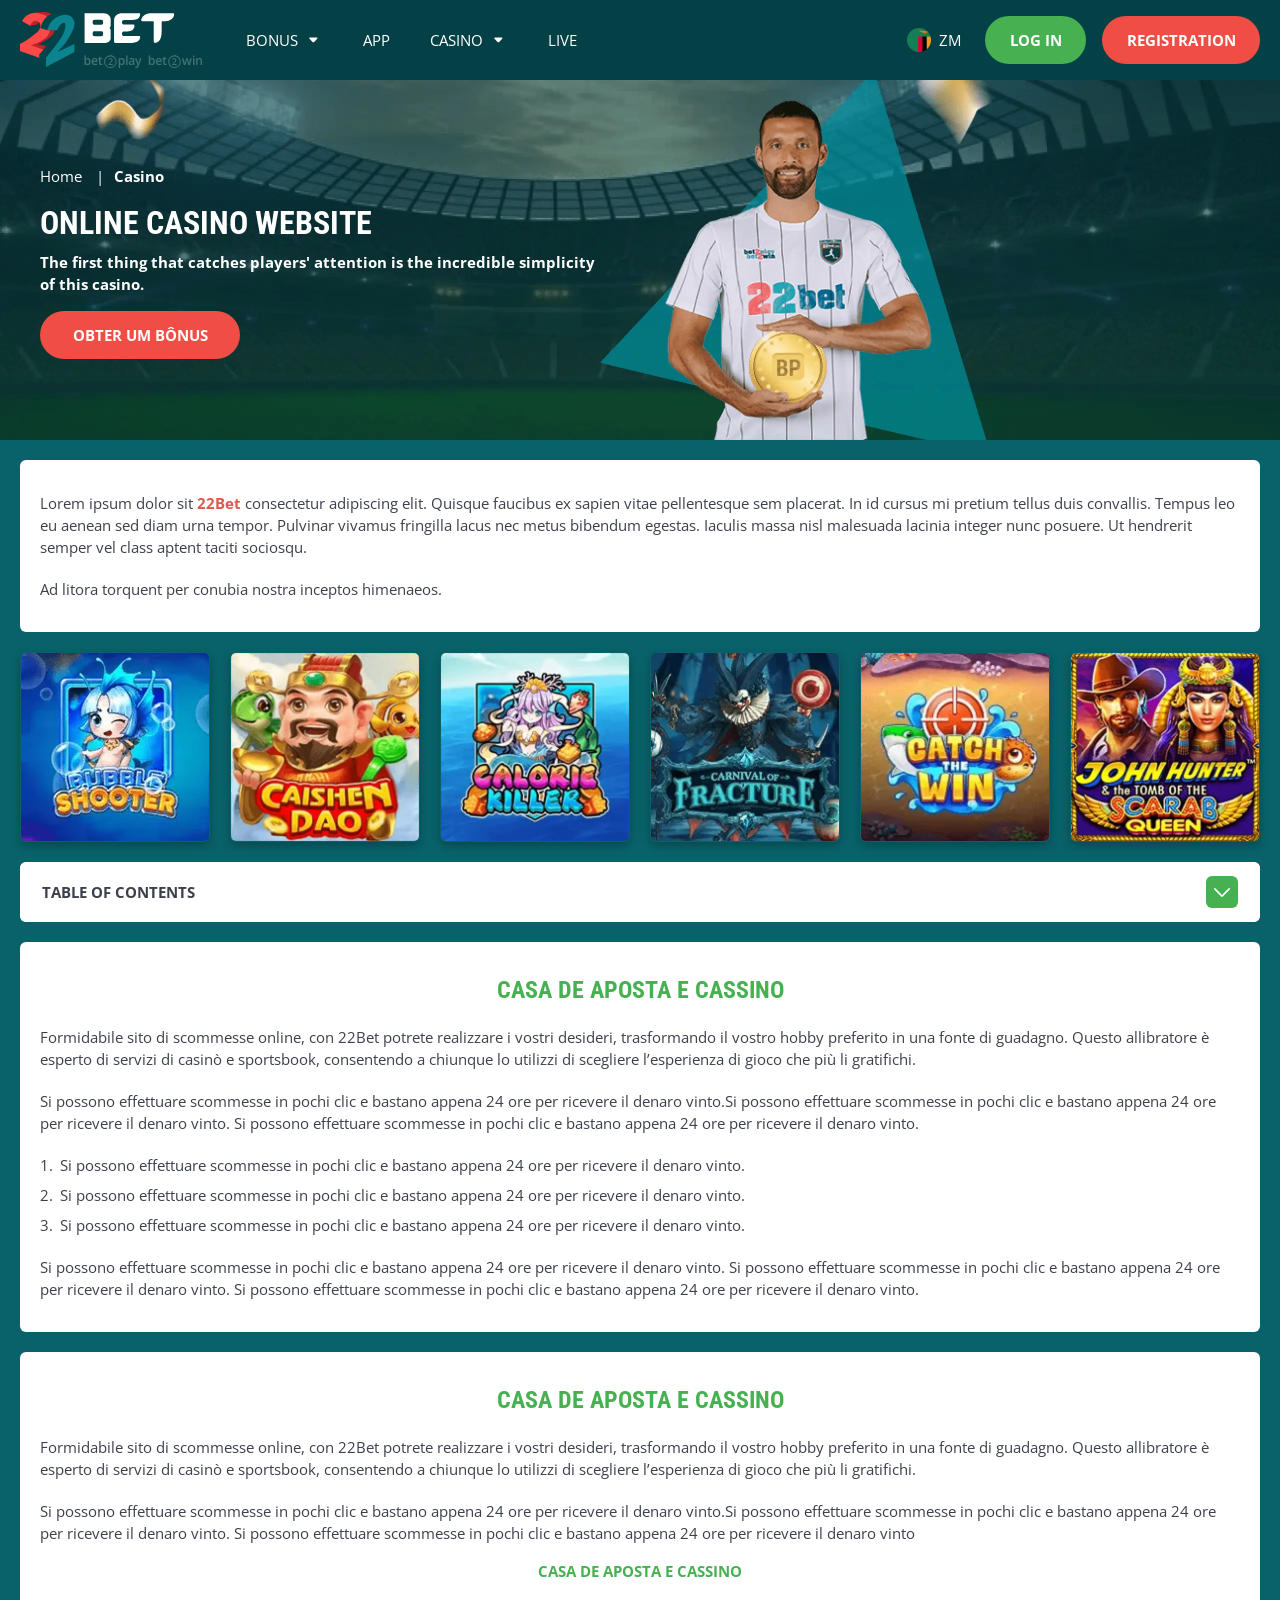
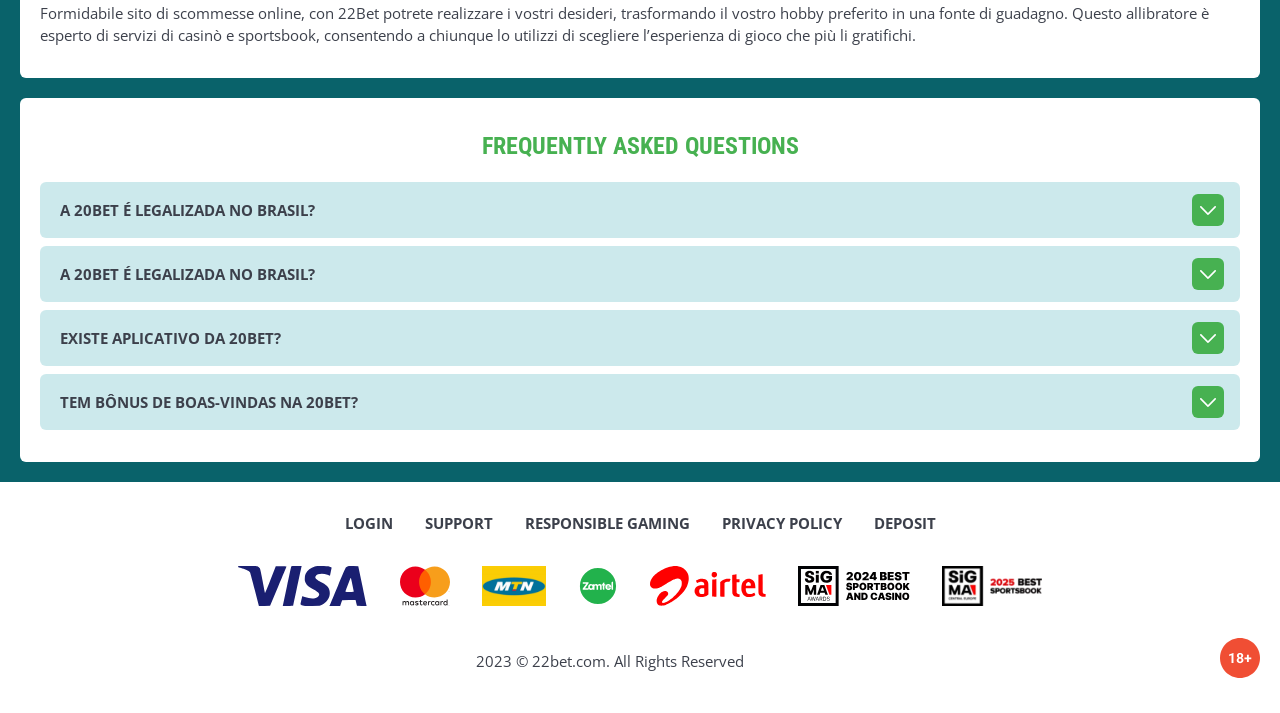
<file: casino.html>
<!DOCTYPE html>
<html lang="zm">
  <head>
    <meta charset="UTF-8" />
   
    <meta name="viewport" content="width=device-width, initial-scale=1.0" />
    <title>22Bet </title>
    <meta name="description" content />
    <meta property="og:site_name" content />
    <meta property="og:title" content />
    <meta property="og:type" content="website" />
    <meta property="og:url" content />
    <meta property="og:image" content />
    <meta property="og:image:alt" content />
    <meta property="og:locale" content="zm" />
    <meta property="og:description" content />
    <link rel="preconnect" href="https://fonts.googleapis.com" />
    <link rel="preconnect" href="https://fonts.gstatic.com" crossorigin="anonymous" />
   <link href="https://fonts.googleapis.com/css2?family=Open+Sans:ital,wght@0,300..800;1,300..800&display=swap" rel="stylesheet">
<link href="https://fonts.googleapis.com/css?family=Roboto+Condensed&display=swap" rel="stylesheet">

   <link rel="stylesheet" href="./css/reset.css" />
    <link rel="stylesheet" href="./css/main.css" />
    <link rel="stylesheet" href="./css/media.css"/>
    <link rel="icon" href="./images/Group.png" type="image/x-icon"/>
    <script
    src="https://code.jquery.com/jquery-3.6.1.min.js"
    integrity="sha256-o88AwQnZB+VDvE9tvIXrMQaPlFFSUTR+nldQm1LuPXQ="
    crossorigin="anonymous"
  ></script>
  </head>
  <body>
    <header class="header">
      <section class="content header__content">
        <a href="./index.html" class="logo header__logo"
          ><img src="./images/logo.svg" alt="logo" title
        /></a>
        <button class="header__btn-menu" >
          <svg width="16px" height="16px" viewBox="0 0 16 16" xmlns="http://www.w3.org/2000/svg">
              <rect y="0" width="16" height="3" rx="1.5"></rect>
              <rect y="6.5" width="16" height="3" rx="1.5"></rect>
              <rect y="13" width="16" height="3" rx="1.5"></rect>
            </svg>
        </button>

          <nav class="menu header__menu">
            <ul class="header__menu-list">
                
              <li class="">
              <div class="header__menu-wrapper">
                <div class="js-button-expander js-button-expander--menu" >
                <a href="./bonus.html" >
                <span>Bonus</span>
              </a>
              </div>
              <div class="header__menu-wrap js-expand-content js-expand-content--menu">
                <ul >
                  <li>
                    <a href="./freeSpins.html">
                    <span>Free Spins</span>
                  </a></li>
                  <li><a href="./promoCode.html">
                    <span>Promo Code</span>
                  </a>
                </li>
                  <li><a href="./welcomeBonus.html">
                    <span>Welcome Bonus</span>
                  </a>
                </li>
                <li><a href="./vip.html">
                    <span>VIP</span>
                  </a>
                </li>
                </ul>
              </div>
              </div>
               <a href="./bonus.html" class="header__menu-item">
                <span>Bonus</span>
              </a>
            </li>
              <li>
                <a href="./app.html">
                 App
                </a>
              </li>
              
              <li class="">
              <div class="header__menu-wrapper">
                <div class="js-button-expander js-button-expander--menu" >
                <a href="./casino.html" >
                <span> Casino</span>
              </a>
              </div>
              <div class="header__menu-wrap js-expand-content js-expand-content--menu">
                <ul >
                  <li>
                    <a href="./slots.html">
                    <span>Slots</span>
                  </a></li>
                 
                </ul>
              </div>
              </div>
               <a href="./bonus.html" class="header__menu-item">
                <span>Casino</span>
              </a>
            </li>
               <li>
                <a href="./live.html">
               Live
                </a>
              </li>
              <li>
                    <a href="./freeSpins.html">
                    <span>Free Spins</span>
                  </a></li>
                  <li><a href="./promoCode.html">
                    <span>Promo Code</span>
                  </a>
                </li>
                  <li><a href="./welcomeBonus.html">
                    <span>Welcome Bonus</span>
                  </a>
                </li>
                <li><a href="./vip.html">
                    <span>VIP</span>
                  </a>
                </li>
             <li>
                    <a href="./slots.html">
                    <span>Slots</span>
                  </a></li>
             
             
            </ul>
            <div class="header__button header__button-menu " >
              <a href="#" class="button  button__login-menu">log in</a>
              <a href="#" class="button button__menu">registration</a>
            </div>
           
          </nav>
           <a href="" class="header__flag">
                <span><img src="./images/flag.png" alt="flag" title /></span>
                <span>zm</span>
              </a>
            <a href="#" class="button button__login">log in</a>
            <a href="#" class="button button__singup">registration</a>
            <!-- <div id="clock" class="header__time">00:00</div>
            -->
      </section>
    </header>
     <main class="main home main-page">
        <section class=" hero hero__page">
           
            <div class="background ">
              <img src="./images/casino/bg-casino.webp" alt="hero" title />
              
            </div>
            <div class="hero__wrapper hero__wrapper-page">
              <div class="hero__data hero__data-bonus">
                <ul
                class="breadcrumbs "
                
              >
                <li
                  
                >
                  <a href="#" >
                    <span >Home</span></a
                  >
                 
                </li>
                <li
                  
                >
                  <a href="#" > <span >Casino</span></a>
                 
                </li>
              </ul>
                <h1 class="title general hero__title">
                  Online Casino Website
                </h1>
                 <p class="hero__text">The first thing that catches players' attention is the incredible simplicity of this casino.</p>
               
                <a href="#" class="button  hero__button ">Obter um Bônus</a>
               
              </div>
             
            </div>
          </section>
      <section class="main__wrap main__wrap-page">
       
       <section class="content__wrapper content__wrapper-page">

         
        
       
          <section class="content article">
            <p>
             Lorem ipsum dolor sit <a href="#">22Bet</a> consectetur adipiscing elit. Quisque faucibus ex sapien vitae pellentesque sem placerat. In id cursus mi pretium tellus duis convallis. Tempus leo eu aenean sed diam urna tempor. Pulvinar vivamus fringilla lacus nec metus bibendum egestas. Iaculis massa nisl malesuada lacinia integer nunc posuere. Ut hendrerit semper vel class aptent taciti sociosqu.
            </p>
            <p>
             Ad litora torquent per conubia nostra inceptos himenaeos.
            </p>
          </section>
               <section class="content casino">
           
              <ul class="casino__list">
                <li class="casino__item">
                    <div class="casino__wrapper">
                      <img class="casino__img" src="./images/casino/card-casino1.webp" alt="" title>
                    <div class="casino__hover casino__hover-live">
                        
                        <div class="casino-box">
                            
                        <a href="#" class="button  casino__buttons">Play now</a>
                        </div>
                    </div>
                    </div>
                    
                </li>
                <li class="casino__item">
                  <div class="casino__wrapper">
                    <img class="casino__img" src="./images/casino/card-casino2.webp" alt="" title>
                <div class="casino__hover casino__hover-live">
                      
                        <div class="casino-box">
                            
                        <a href="#" class="button  casino__buttons">Play now</a>
                        </div>
                    </div>
                  </div>
                 
              </li>
              <li class="casino__item">
                <div class="casino__wrapper">
                  <img class="casino__img" src="./images/casino/card-casino3.webp" alt="" title>
               <div class="casino__hover casino__hover-live">
                        
                        <div class="casino-box">
                            
                        <a href="#" class="button  casino__buttons">Play now</a>
                        </div>
                    </div>
               
            </li>
             <li class="casino__item">
                <div class="casino__wrapper">
                  <img class="casino__img" src="./images/casino/card-casino4.webp" alt="" title>
               <div class="casino__hover casino__hover-live">
                        
                        <div class="casino-box">
                            
                        <a href="#" class="button  casino__buttons">Play now</a>
                        </div>
                    </div>
               
            </li>
             <li class="casino__item">
                <div class="casino__wrapper">
                  <img class="casino__img" src="./images/casino/card-casino5.webp" alt="" title>
               <div class="casino__hover casino__hover-live">
                        
                        <div class="casino-box">
                            
                        <a href="#" class="button  casino__buttons">Play now</a>
                        </div>
                    </div>
               
            </li>
           <li class="casino__item">
                <div class="casino__wrapper">
                  <img class="casino__img" src="./images/casino/card-casino6.webp" alt="" title>
               <div class="casino__hover casino__hover-live">
                        
                        <div class="casino-box">
                            
                        <a href="#" class="button  casino__buttons">Play now</a>
                        </div>
                    </div>
               
            </li>
           
    
      

              </ul>
         </section>
             
        
        
              <section class="content menu-review__content">
              

            
                <div class="menu__review-desk menu__review-content">Table of Contents</div>
                <ul class="menu__review menu__review-list">
                  <li><a href="#">Casa de Aposta e Cassino</a></li>
                    <li><a href="#">Casa de Aposta e Cassino</a></li>
                      <li><a href="#">Casa de Aposta e Cassino</a></li>
                        <li><a href="#">Casa de Aposta e Cassino</a></li>
                          <li><a href="#">Frequently Asked Questions</a></li>
                 
                </ul>
             
          
          </section>
          
        
          <section class="content article">
            <h2 class="title high article__title">Casa de Aposta e Cassino</h2>
             
            <p>
             Formidabile sito di scommesse online, con 22Bet potrete realizzare i vostri desideri, trasformando il vostro hobby preferito in una fonte di guadagno. Questo allibratore è esperto di servizi di casinò e sportsbook, consentendo a chiunque lo utilizzi di scegliere l’esperienza di gioco che più li gratifichi.
            </p>
            <p>
             Si possono effettuare scommesse in pochi clic e bastano appena 24 ore per ricevere il denaro vinto.Si possono effettuare scommesse in pochi clic e bastano appena 24 ore per ricevere il denaro vinto. Si possono effettuare scommesse in pochi clic e bastano appena 24 ore per ricevere il denaro vinto.
            </p>
           <ol>
              <li>Si possono effettuare scommesse in pochi clic e bastano appena 24 ore per ricevere il denaro vinto.</li>
              <li>Si possono effettuare scommesse in pochi clic e bastano appena 24 ore per ricevere il denaro vinto.</li>
              <li>Si possono effettuare scommesse in pochi clic e bastano appena 24 ore per ricevere il denaro vinto.</li>
            </ol>
            <p>Si possono effettuare scommesse in pochi clic e bastano appena 24 ore per ricevere il denaro vinto. Si possono effettuare scommesse in pochi clic e bastano appena 24 ore per ricevere il denaro vinto. Si possono effettuare scommesse in pochi clic e bastano appena 24 ore per ricevere il denaro vinto.</p>
          </section>
         
         
           <section class="content article">
            <h2 class="title high article__title">Casa de Aposta e Cassino</h2>
            <p>Formidabile sito di scommesse online, con 22Bet potrete realizzare i vostri desideri, trasformando il vostro hobby preferito in una fonte di guadagno. Questo allibratore è esperto di servizi di casinò e sportsbook, consentendo a chiunque lo utilizzi di scegliere l’esperienza di gioco che più li gratifichi.</p>
            <p>Si possono effettuare scommesse in pochi clic e bastano appena 24 ore per ricevere il denaro vinto.Si possono effettuare scommesse in pochi clic e bastano appena 24 ore per ricevere il denaro vinto. Si possono effettuare scommesse in pochi clic e bastano appena 24 ore per ricevere il denaro vinto</p>
            <h3>Casa de Aposta e Cassino</h3>
            <p>Formidabile sito di scommesse online, con 22Bet potrete realizzare i vostri desideri, trasformando il vostro hobby preferito in una fonte di guadagno. Questo allibratore è esperto di servizi di casinò e sportsbook, consentendo a chiunque lo utilizzi di scegliere l’esperienza di gioco che più li gratifichi.</p>
           </section>

          <section class="content faq">
            <h2 class="title high faq__title">Frequently Asked Questions</h2>
            <ul class="faq__list " >
              <li class="faq__item"  >
                <h3 class="title medium faq__subtitle js-button-expander js-button-expander--faq"  >A 20Bet é legalizada no Brasil?
                 </h3>
                <div  class="faq__answer js-expand-content js-expand-content--faq" >
                  <p  >
                    Sim, a casa de apostas tem licença emitida por Curaçao, que é reconhecida no Brasil e a permite atuar por aqui.
                  </p>
                </div>
              </li>
              <li class="faq__item"  >
                <h3 class="title medium faq__subtitle js-button-expander js-button-expander--faq"  >A 20Bet é legalizada no Brasil?</h3>
                <div class="faq__answer js-expand-content js-expand-content--faq" >
                  <p  >
                    Sim, a casa de apostas tem licença emitida por Curaçao, que é reconhecida no Brasil e a permite atuar por aqui.
                  </p>
                </div>
              </li> 
              <li class="faq__item"  >
                <h3 class="title medium faq__subtitle js-button-expander js-button-expander--faq"  >Existe aplicativo da 20Bet?</h3>
                <div class="faq__answer js-expand-content js-expand-content--faq" >
                  <p  >
                   Sim, disponível para sistemas operacionais iOS e Android.
                  </p>
                </div>
              </li> 
              <li class="faq__item"  >
                <h3 class="title medium faq__subtitle js-button-expander js-button-expander--faq"  >Tem bônus de boas-vindas na 20Bet?</h3>
                <div class="faq__answer js-expand-content js-expand-content--faq" >
                  <p  >
                   O pacote especial para novos usuários da 20Bet paga 100% sobre o primeiro depósito, com limite de 600 BRL.
                  </p>
                </div>
              </li> 
             
            </ul>
          </section>
          
        </section> 
      
        <div class=""  onclick="scrollToTop()">
          <button class="main__arrow" id="scrollToTopBtn"></button>
        </div> 
        
      </section>
    </main> 
       <footer class=" footer ">
      <section class="content footer__content">
        <ul class="footer__menu">
         <li><a href="./login.html">Login</a></li>
         <li><a href="./support.html">Support</a></li>
         <li><a href="./responsible.html">Responsible Gaming</a></li>
         <li><a href="./policy.html">Privacy Policy</a></li>
         <li><a href="./deposit.html">Deposit</a></li>
        </ul>
       
        <ul class="footer__cards-list">
           
            <li>
              <a href="#"
                ><img src="./images/footer-img1.svg" alt="cardpay" title
              /></a>
            </li>
             <li>
              <a href="#"
                ><img src="./images/footer-img2.svg" alt="cardpay" title
              /></a>
            </li>
             <li>
              <a href="#"
                ><img src="./images/footer-img3.svg" alt="cardpay" title
              /></a>
            </li>
             <li>
              <a href="#"
                ><img src="./images/footer-img4.svg" alt="cardpay" title
              /></a>
            </li>
             <li>
              <a href="#"
                ><img src="./images/footer-img5.svg" alt="cardpay" title
              /></a>
            </li>
             <li>
              <a href="#"
                ><img src="./images/footer-img6.svg" alt="cardpay" title
              /></a>
            </li>
             <li>
              <a href="#"
                ><img src="./images/footer-img7.svg" alt="cardpay" title
              /></a>
            </li>
           
            
          </ul>
       
       
        <div class="footer__wrapp">
          <div class="footer__text">
           
            <p>2023 &copy; 22bet.com. All Rights Reserved
</p>
           
          </div>
          <div class="footer__age">
            <img src="./images/age.svg" alt="age" title />
          </div>
        </div>
      
      </section>
    </footer>
    <script src="./js/arrowUp.js" defer></script>
    <script src="./js/sidebar.js" defer></script>
    <script src="./js/expander.js" defer></script>
    <script src="./js/mobile-menu.js" defer></script>
    <!-- <script src="./js/clock.js" defer></script> -->
  </body>
</html>
</file>
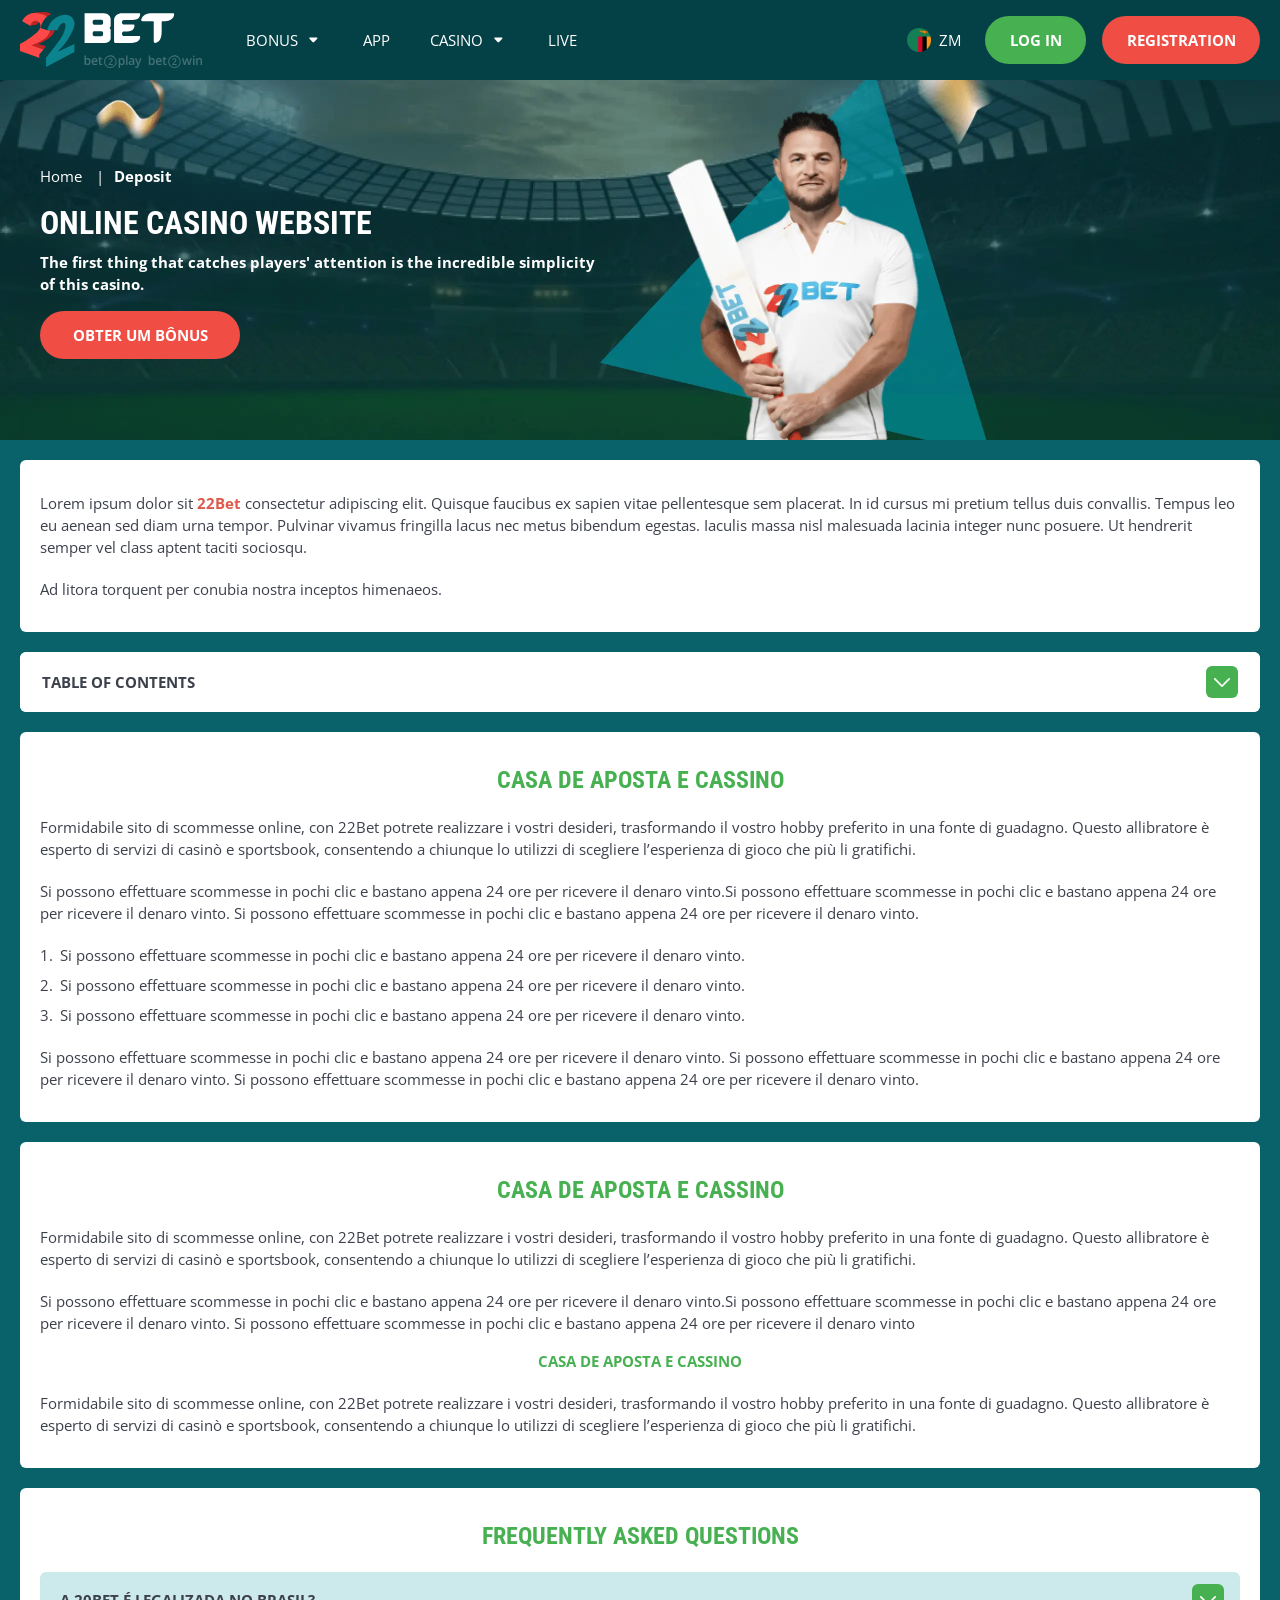
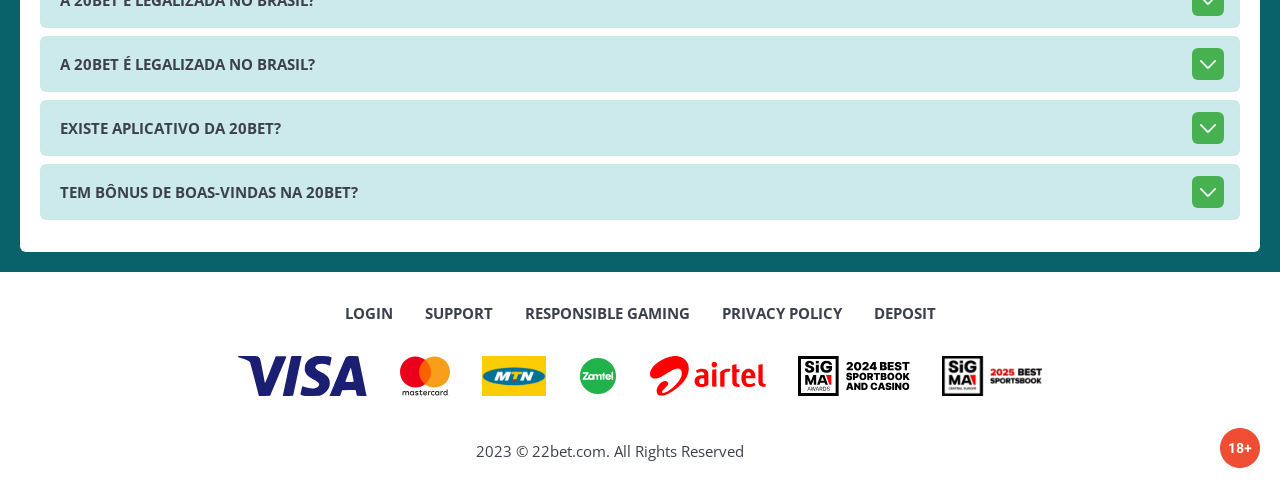
<file: deposit.html>
<!DOCTYPE html>
<html lang="zm">
  <head>
    <meta charset="UTF-8" />
   
    <meta name="viewport" content="width=device-width, initial-scale=1.0" />
    <title>22Bet </title>
    <meta name="description" content />
    <meta property="og:site_name" content />
    <meta property="og:title" content />
    <meta property="og:type" content="website" />
    <meta property="og:url" content />
    <meta property="og:image" content />
    <meta property="og:image:alt" content />
    <meta property="og:locale" content="zm" />
    <meta property="og:description" content />
    <link rel="preconnect" href="https://fonts.googleapis.com" />
    <link rel="preconnect" href="https://fonts.gstatic.com" crossorigin="anonymous" />
   <link href="https://fonts.googleapis.com/css2?family=Open+Sans:ital,wght@0,300..800;1,300..800&display=swap" rel="stylesheet">
<link href="https://fonts.googleapis.com/css?family=Roboto+Condensed&display=swap" rel="stylesheet">

   <link rel="stylesheet" href="./css/reset.css" />
    <link rel="stylesheet" href="./css/main.css" />
    <link rel="stylesheet" href="./css/media.css"/>
    <link rel="icon" href="./images/Group.png" type="image/x-icon"/>
    <script
    src="https://code.jquery.com/jquery-3.6.1.min.js"
    integrity="sha256-o88AwQnZB+VDvE9tvIXrMQaPlFFSUTR+nldQm1LuPXQ="
    crossorigin="anonymous"
  ></script>
  </head>
  <body>
    <header class="header">
      <section class="content header__content">
        <a href="./index.html" class="logo header__logo"
          ><img src="./images/logo.svg" alt="logo" title
        /></a>
        <button class="header__btn-menu" >
          <svg width="16px" height="16px" viewBox="0 0 16 16" xmlns="http://www.w3.org/2000/svg">
              <rect y="0" width="16" height="3" rx="1.5"></rect>
              <rect y="6.5" width="16" height="3" rx="1.5"></rect>
              <rect y="13" width="16" height="3" rx="1.5"></rect>
            </svg>
        </button>

          <nav class="menu header__menu">
            <ul class="header__menu-list">
                
              <li class="">
              <div class="header__menu-wrapper">
                <div class="js-button-expander js-button-expander--menu" >
                <a href="./bonus.html" >
                <span>Bonus</span>
              </a>
              </div>
              <div class="header__menu-wrap js-expand-content js-expand-content--menu">
                <ul >
                  <li>
                    <a href="./freeSpins.html">
                    <span>Free Spins</span>
                  </a></li>
                  <li><a href="./promoCode.html">
                    <span>Promo Code</span>
                  </a>
                </li>
                  <li><a href="./welcomeBonus.html">
                    <span>Welcome Bonus</span>
                  </a>
                </li>
                <li><a href="./vip.html">
                    <span>VIP</span>
                  </a>
                </li>
                </ul>
              </div>
              </div>
               <a href="./bonus.html" class="header__menu-item">
                <span>Bonus</span>
              </a>
            </li>
              <li>
                <a href="./app.html">
                 App
                </a>
              </li>
              
              <li class="">
              <div class="header__menu-wrapper">
                <div class="js-button-expander js-button-expander--menu" >
                <a href="./casino.html" >
                <span> Casino</span>
              </a>
              </div>
              <div class="header__menu-wrap js-expand-content js-expand-content--menu">
                <ul >
                  <li>
                    <a href="./slots.html">
                    <span>Slots</span>
                  </a></li>
                 
                </ul>
              </div>
              </div>
               <a href="./casino.html" class="header__menu-item">
                <span>Casino</span>
              </a>
            </li>
               <li>
                <a href="./live.html">
               Live
                </a>
              </li>
              <li>
                    <a href="./freeSpins.html">
                    <span>Free Spins</span>
                  </a></li>
                  <li><a href="./promoCode.html">
                    <span>Promo Code</span>
                  </a>
                </li>
                  <li><a href="./welcomeBonus.html">
                    <span>Welcome Bonus</span>
                  </a>
                </li>
                <li><a href="./vip.html">
                    <span>VIP</span>
                  </a>
                </li>
             <li>
                    <a href="./slots.html">
                    <span>Slots</span>
                  </a></li>
             
             
            </ul>
            <div class="header__button header__button-menu " >
              <a href="#" class="button  button__login-menu">log in</a>
              <a href="#" class="button button__menu">registration</a>
            </div>
           
          </nav>
           <a href="" class="header__flag">
                <span><img src="./images/flag.png" alt="flag" title /></span>
                <span>zm</span>
              </a>
            <a href="#" class="button button__login">log in</a>
            <a href="#" class="button button__singup">registration</a>
            <!-- <div id="clock" class="header__time">00:00</div>
            -->
      </section>
    </header>
     <main class="main home main-page">
        <section class=" hero hero__page">
           
            <div class="background ">
              <img src="./images/layout-images/bg-deposit.webp" alt="hero" title />
              
            </div>
            <div class="hero__wrapper hero__wrapper-page">
              <div class="hero__data hero__data-bonus">
                <ul
                class="breadcrumbs "
                
              >
                <li
                  
                >
                  <a href="#" >
                    <span >Home</span></a
                  >
                 
                </li>
                <li
                  
                >
                  <a href="#" > <span >Deposit</span></a>
                 
                </li>
              </ul>
                <h1 class="title general hero__title">
                  Online Casino Website
                </h1>
                 <p class="hero__text">The first thing that catches players' attention is the incredible simplicity of this casino.</p>
               
                <a href="#" class="button  hero__button ">Obter um Bônus</a>
               
              </div>
             
            </div>
          </section>
      <section class="main__wrap main__wrap-page">
       
       <section class="content__wrapper content__wrapper-page">

         
        
       
          <section class="content article">
            <p>
             Lorem ipsum dolor sit <a href="#">22Bet</a> consectetur adipiscing elit. Quisque faucibus ex sapien vitae pellentesque sem placerat. In id cursus mi pretium tellus duis convallis. Tempus leo eu aenean sed diam urna tempor. Pulvinar vivamus fringilla lacus nec metus bibendum egestas. Iaculis massa nisl malesuada lacinia integer nunc posuere. Ut hendrerit semper vel class aptent taciti sociosqu.
            </p>
            <p>
             Ad litora torquent per conubia nostra inceptos himenaeos.
            </p>
          </section>
         
              <section class="content menu-review__content">
              

            
                <div class="menu__review-desk menu__review-content">Table of Contents</div>
                <ul class="menu__review menu__review-list">
                  <li><a href="#">Casa de Aposta e Cassino</a></li>
                    <li><a href="#">Casa de Aposta e Cassino</a></li>
                      <li><a href="#">Casa de Aposta e Cassino</a></li>
                        <li><a href="#">Casa de Aposta e Cassino</a></li>
                          <li><a href="#">Frequently Asked Questions</a></li>
                 
                </ul>
             
          
          </section>
          
        
          <section class="content article">
            <h2 class="title high article__title">Casa de Aposta e Cassino</h2>
             
            <p>
             Formidabile sito di scommesse online, con 22Bet potrete realizzare i vostri desideri, trasformando il vostro hobby preferito in una fonte di guadagno. Questo allibratore è esperto di servizi di casinò e sportsbook, consentendo a chiunque lo utilizzi di scegliere l’esperienza di gioco che più li gratifichi.
            </p>
            <p>
             Si possono effettuare scommesse in pochi clic e bastano appena 24 ore per ricevere il denaro vinto.Si possono effettuare scommesse in pochi clic e bastano appena 24 ore per ricevere il denaro vinto. Si possono effettuare scommesse in pochi clic e bastano appena 24 ore per ricevere il denaro vinto.
            </p>
           <ol>
              <li>Si possono effettuare scommesse in pochi clic e bastano appena 24 ore per ricevere il denaro vinto.</li>
              <li>Si possono effettuare scommesse in pochi clic e bastano appena 24 ore per ricevere il denaro vinto.</li>
              <li>Si possono effettuare scommesse in pochi clic e bastano appena 24 ore per ricevere il denaro vinto.</li>
            </ol>
            <p>Si possono effettuare scommesse in pochi clic e bastano appena 24 ore per ricevere il denaro vinto. Si possono effettuare scommesse in pochi clic e bastano appena 24 ore per ricevere il denaro vinto. Si possono effettuare scommesse in pochi clic e bastano appena 24 ore per ricevere il denaro vinto.</p>
          </section>
         
         
           <section class="content article">
            <h2 class="title high article__title">Casa de Aposta e Cassino</h2>
            <p>Formidabile sito di scommesse online, con 22Bet potrete realizzare i vostri desideri, trasformando il vostro hobby preferito in una fonte di guadagno. Questo allibratore è esperto di servizi di casinò e sportsbook, consentendo a chiunque lo utilizzi di scegliere l’esperienza di gioco che più li gratifichi.</p>
            <p>Si possono effettuare scommesse in pochi clic e bastano appena 24 ore per ricevere il denaro vinto.Si possono effettuare scommesse in pochi clic e bastano appena 24 ore per ricevere il denaro vinto. Si possono effettuare scommesse in pochi clic e bastano appena 24 ore per ricevere il denaro vinto</p>
            <h3>Casa de Aposta e Cassino</h3>
            <p>Formidabile sito di scommesse online, con 22Bet potrete realizzare i vostri desideri, trasformando il vostro hobby preferito in una fonte di guadagno. Questo allibratore è esperto di servizi di casinò e sportsbook, consentendo a chiunque lo utilizzi di scegliere l’esperienza di gioco che più li gratifichi.</p>
           </section>

          <section class="content faq">
            <h2 class="title high faq__title">Frequently Asked Questions</h2>
            <ul class="faq__list " >
              <li class="faq__item"  >
                <h3 class="title medium faq__subtitle js-button-expander js-button-expander--faq"  >A 20Bet é legalizada no Brasil?
                 </h3>
                <div  class="faq__answer js-expand-content js-expand-content--faq" >
                  <p  >
                    Sim, a casa de apostas tem licença emitida por Curaçao, que é reconhecida no Brasil e a permite atuar por aqui.
                  </p>
                </div>
              </li>
              <li class="faq__item"  >
                <h3 class="title medium faq__subtitle js-button-expander js-button-expander--faq"  >A 20Bet é legalizada no Brasil?</h3>
                <div class="faq__answer js-expand-content js-expand-content--faq" >
                  <p  >
                    Sim, a casa de apostas tem licença emitida por Curaçao, que é reconhecida no Brasil e a permite atuar por aqui.
                  </p>
                </div>
              </li> 
              <li class="faq__item"  >
                <h3 class="title medium faq__subtitle js-button-expander js-button-expander--faq"  >Existe aplicativo da 20Bet?</h3>
                <div class="faq__answer js-expand-content js-expand-content--faq" >
                  <p  >
                   Sim, disponível para sistemas operacionais iOS e Android.
                  </p>
                </div>
              </li> 
              <li class="faq__item"  >
                <h3 class="title medium faq__subtitle js-button-expander js-button-expander--faq"  >Tem bônus de boas-vindas na 20Bet?</h3>
                <div class="faq__answer js-expand-content js-expand-content--faq" >
                  <p  >
                   O pacote especial para novos usuários da 20Bet paga 100% sobre o primeiro depósito, com limite de 600 BRL.
                  </p>
                </div>
              </li> 
             
            </ul>
          </section>
          
        </section> 
      
        <div class=""  onclick="scrollToTop()">
          <button class="main__arrow" id="scrollToTopBtn"></button>
        </div> 
        
      </section>
    </main> 
   <footer class=" footer ">
      <section class="content footer__content">
        <ul class="footer__menu">
         <li><a href="./login.html">Login</a></li>
         <li><a href="./support.html">Support</a></li>
         <li><a href="./responsible.html">Responsible Gaming</a></li>
         <li><a href="./policy.html">Privacy Policy</a></li>
         <li><a href="./deposit.html">Deposit</a></li>
        </ul>
       
         
          <ul class="footer__cards-list">
           
            <li>
              <a href="#"
                ><img src="./images/footer-img1.svg" alt="cardpay" title
              /></a>
            </li>
             <li>
              <a href="#"
                ><img src="./images/footer-img2.svg" alt="cardpay" title
              /></a>
            </li>
             <li>
              <a href="#"
                ><img src="./images/footer-img3.svg" alt="cardpay" title
              /></a>
            </li>
             <li>
              <a href="#"
                ><img src="./images/footer-img4.svg" alt="cardpay" title
              /></a>
            </li>
             <li>
              <a href="#"
                ><img src="./images/footer-img5.svg" alt="cardpay" title
              /></a>
            </li>
             <li>
              <a href="#"
                ><img src="./images/footer-img6.svg" alt="cardpay" title
              /></a>
            </li>
             <li>
              <a href="#"
                ><img src="./images/footer-img7.svg" alt="cardpay" title
              /></a>
            </li>
           
            
          </ul>
       
        <div class="footer__wrapp">
          <div class="footer__text">
           
            <p>2023 &copy; 22bet.com. All Rights Reserved
</p>
           
          </div>
          <div class="footer__age">
            <img src="./images/age.svg" alt="age" title />
          </div>
        </div>
      
      </section>
    </footer>
    <script src="./js/arrowUp.js" defer></script>
    <script src="./js/sidebar.js" defer></script>
    <script src="./js/expander.js" defer></script>
    <script src="./js/mobile-menu.js" defer></script>
    <!-- <script src="./js/clock.js" defer></script> -->
  </body>
</html>
</file>
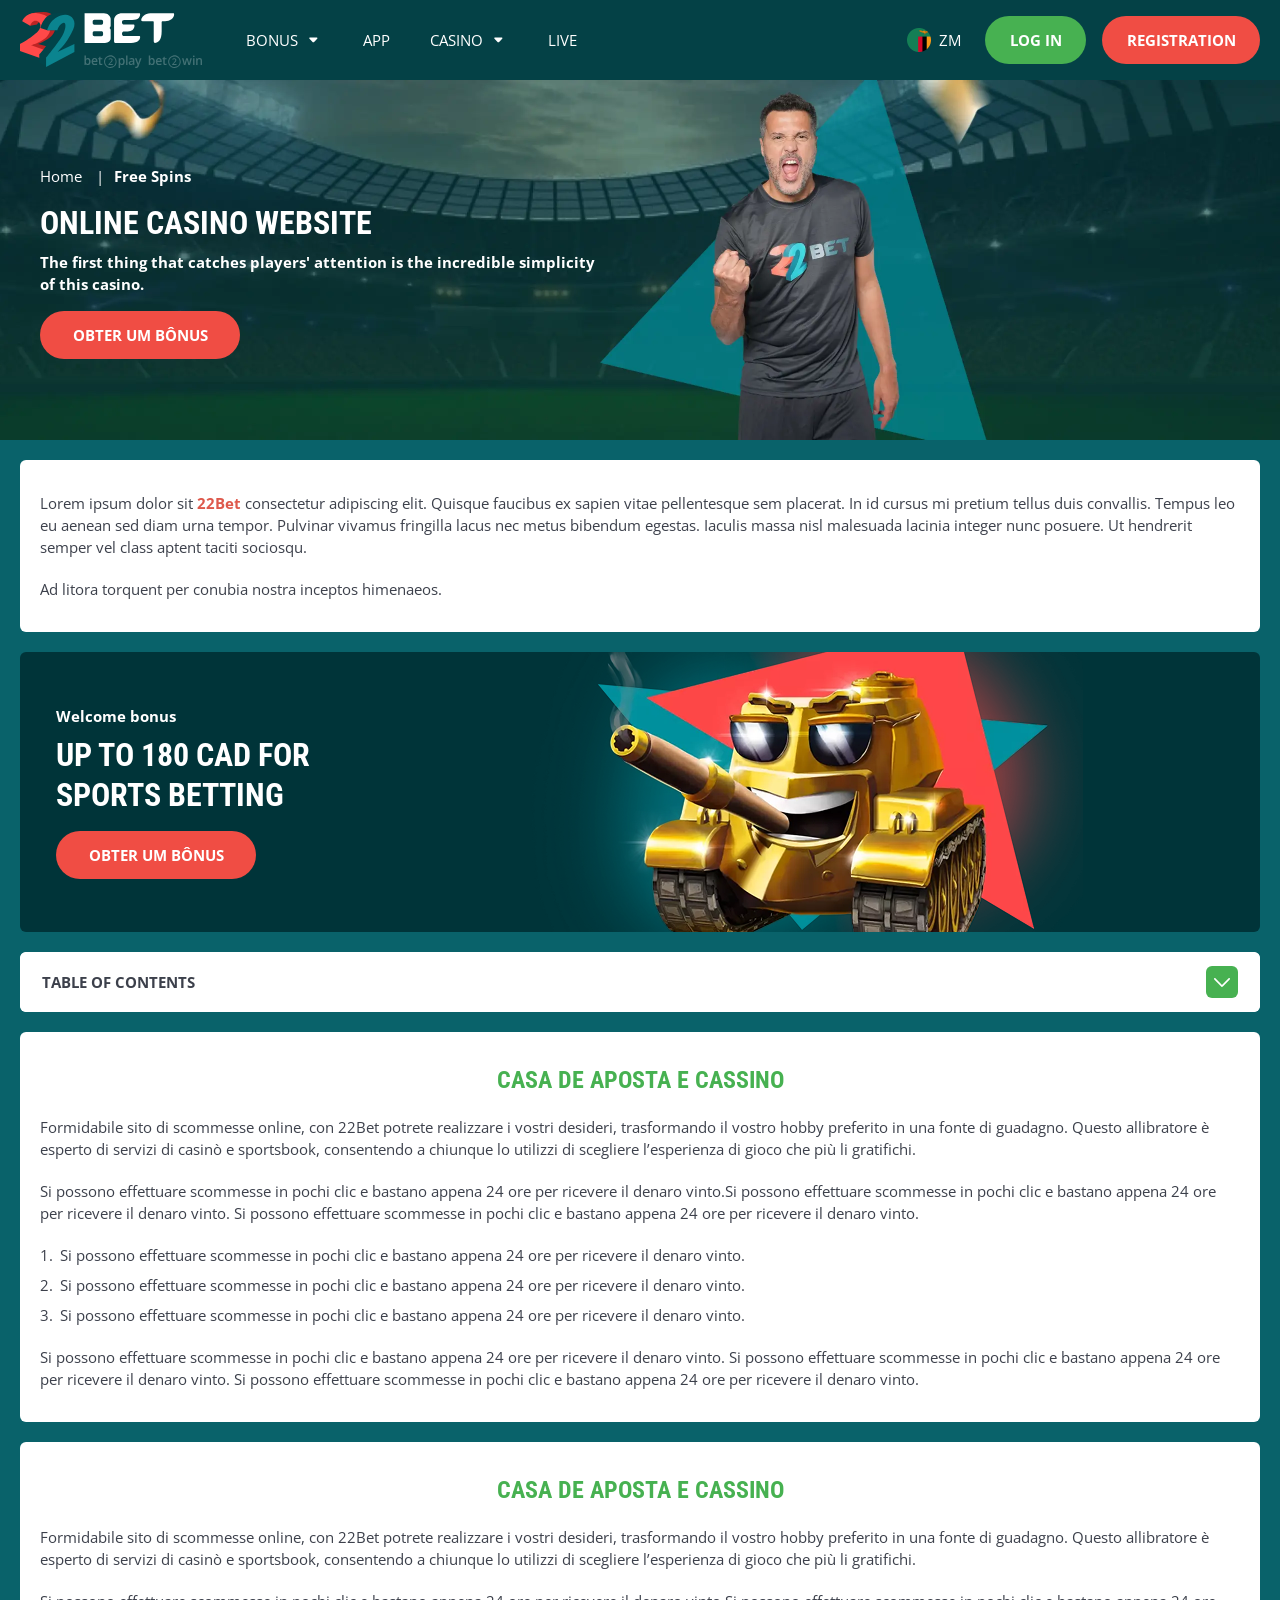
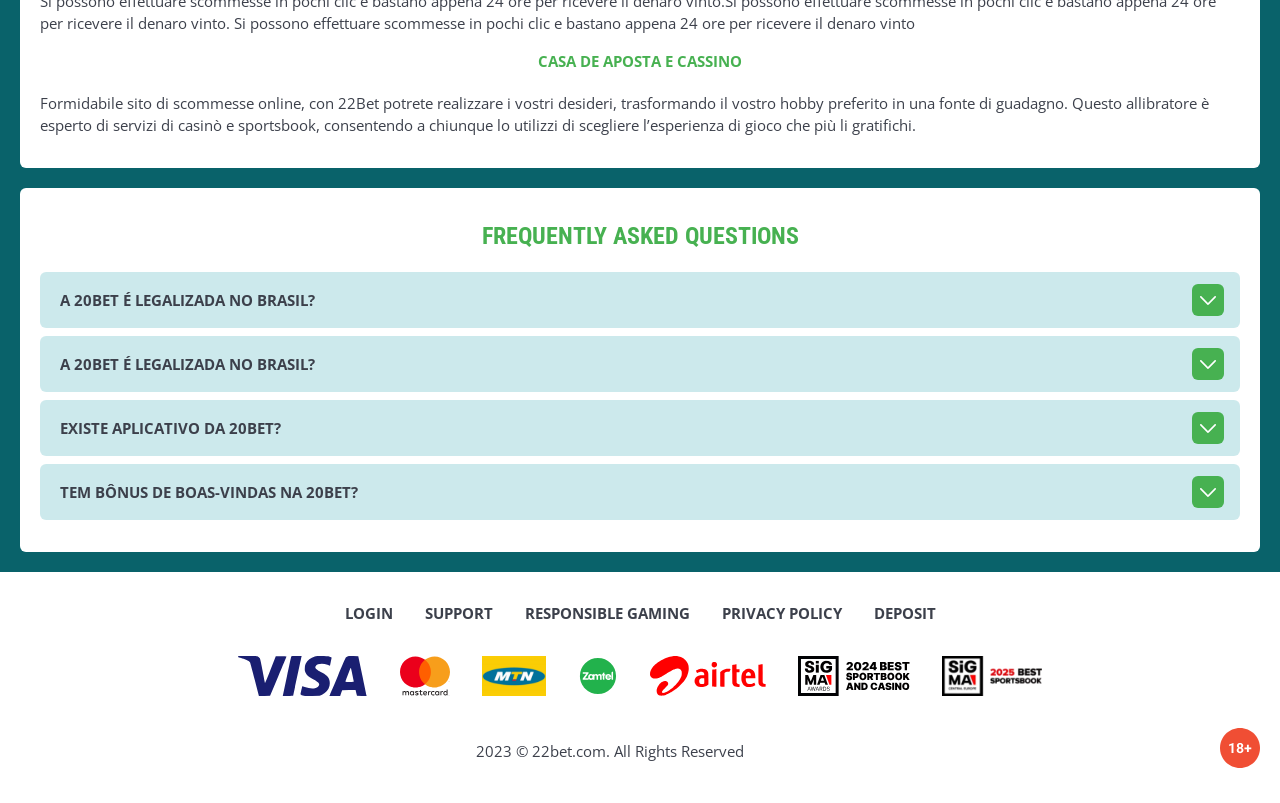
<file: freeSpins.html>
<!DOCTYPE html>
<html lang="zm">
  <head>
    <meta charset="UTF-8" />
   
    <meta name="viewport" content="width=device-width, initial-scale=1.0" />
    <title>22Bet </title>
    <meta name="description" content />
    <meta property="og:site_name" content />
    <meta property="og:title" content />
    <meta property="og:type" content="website" />
    <meta property="og:url" content />
    <meta property="og:image" content />
    <meta property="og:image:alt" content />
    <meta property="og:locale" content="zm" />
    <meta property="og:description" content />
    <link rel="preconnect" href="https://fonts.googleapis.com" />
    <link rel="preconnect" href="https://fonts.gstatic.com" crossorigin="anonymous" />
   <link href="https://fonts.googleapis.com/css2?family=Open+Sans:ital,wght@0,300..800;1,300..800&display=swap" rel="stylesheet">
<link href="https://fonts.googleapis.com/css?family=Roboto+Condensed&display=swap" rel="stylesheet">

   <link rel="stylesheet" href="./css/reset.css" />
    <link rel="stylesheet" href="./css/main.css" />
    <link rel="stylesheet" href="./css/media.css"/>
    <link rel="icon" href="./images/Group.png" type="image/x-icon"/>
    <script
    src="https://code.jquery.com/jquery-3.6.1.min.js"
    integrity="sha256-o88AwQnZB+VDvE9tvIXrMQaPlFFSUTR+nldQm1LuPXQ="
    crossorigin="anonymous"
  ></script>
  </head>
  <body>
    <header class="header">
      <section class="content header__content">
        <a href="./index.html" class="logo header__logo"
          ><img src="./images/logo.svg" alt="logo" title
        /></a>
        <button class="header__btn-menu" >
          <svg width="16px" height="16px" viewBox="0 0 16 16" xmlns="http://www.w3.org/2000/svg">
              <rect y="0" width="16" height="3" rx="1.5"></rect>
              <rect y="6.5" width="16" height="3" rx="1.5"></rect>
              <rect y="13" width="16" height="3" rx="1.5"></rect>
            </svg>
        </button>

          <nav class="menu header__menu">
            <ul class="header__menu-list">
                
              <li class="">
              <div class="header__menu-wrapper">
                <div class="js-button-expander js-button-expander--menu" >
                <a href="./bonus.html" >
                <span>Bonus</span>
              </a>
              </div>
              <div class="header__menu-wrap js-expand-content js-expand-content--menu">
                <ul >
                  <li>
                    <a href="./freeSpins.html">
                    <span>Free Spins</span>
                  </a></li>
                  <li><a href="./promoCode.html">
                    <span>Promo Code</span>
                  </a>
                </li>
                  <li><a href="./welcomeBonus.html">
                    <span>Welcome Bonus</span>
                  </a>
                </li>
                <li><a href="./vip.html">
                    <span>VIP</span>
                  </a>
                </li>
                </ul>
              </div>
              </div>
               <a href="./bonus.html" class="header__menu-item">
                <span>Bonus</span>
              </a>
            </li>
              <li>
                <a href="./app.html">
                 App
                </a>
              </li>
              
              <li class="">
              <div class="header__menu-wrapper">
                <div class="js-button-expander js-button-expander--menu" >
                <a href="./casino.html" >
                <span> Casino</span>
              </a>
              </div>
              <div class="header__menu-wrap js-expand-content js-expand-content--menu">
                <ul >
                  <li>
                    <a href="./slots.html">
                    <span>Slots</span>
                  </a></li>
                 
                </ul>
              </div>
              </div>
               <a href="./casino.html" class="header__menu-item">
                <span>Casino</span>
              </a>
            </li>
               <li>
                <a href="./live.html">
               Live
                </a>
              </li>
              <li>
                    <a href="./freeSpins.html">
                    <span>Free Spins</span>
                  </a></li>
                  <li><a href="./promoCode.html">
                    <span>Promo Code</span>
                  </a>
                </li>
                  <li><a href="./welcomeBonus.html">
                    <span>Welcome Bonus</span>
                  </a>
                </li>
                <li><a href="./vip.html">
                    <span>VIP</span>
                  </a>
                </li>
             <li>
                    <a href="./slots.html">
                    <span>Slots</span>
                  </a></li>
             
             
            </ul>
            <div class="header__button header__button-menu " >
              <a href="#" class="button  button__login-menu">log in</a>
              <a href="#" class="button button__menu">registration</a>
            </div>
           
          </nav>
            <a href="" class="header__flag">
                <span><img src="./images/flag.png" alt="flag" title /></span>
                <span>zm</span>
              </a>
            <a href="#" class="button button__login">log in</a>
            <a href="#" class="button button__singup">registration</a>
            <!-- <div id="clock" class="header__time">00:00</div>
           -->
      </section>
    </header>
     <main class="main home main-page">
        <section class=" hero hero__page">
           
            <div class="background ">
              <img src="./images/layout-images/bg-freeSpin.webp" alt="hero" title />
              
            </div>
            <div class="hero__wrapper hero__wrapper-page">
              <div class="hero__data hero__data-bonus">
                <ul
                class="breadcrumbs "
                
              >
                <li
                  
                >
                  <a href="#" >
                    <span >Home</span></a
                  >
                 
                </li>
                <li
                  
                >
                  <a href="#" > <span >Free Spins</span></a>
                 
                </li>
              </ul>
                <h1 class="title general hero__title">
                  Online Casino Website
                </h1>
                 <p class="hero__text">The first thing that catches players' attention is the incredible simplicity of this casino.</p>
               
                <a href="#" class="button  hero__button ">Obter um Bônus</a>
               
              </div>
             
            </div>
          </section>
      <section class="main__wrap main__wrap-page">
       
       <section class="content__wrapper content__wrapper-page">

         
        
       
          <section class="content article">
            <p>
             Lorem ipsum dolor sit <a href="#">22Bet</a> consectetur adipiscing elit. Quisque faucibus ex sapien vitae pellentesque sem placerat. In id cursus mi pretium tellus duis convallis. Tempus leo eu aenean sed diam urna tempor. Pulvinar vivamus fringilla lacus nec metus bibendum egestas. Iaculis massa nisl malesuada lacinia integer nunc posuere. Ut hendrerit semper vel class aptent taciti sociosqu.
            </p>
            <p>
             Ad litora torquent per conubia nostra inceptos himenaeos.
            </p>
          </section>
         
             
             <section class="content banner">
            <div class="background banner__background">
<!--               
              <img src="./images/layout-images/banner-freeSpin.webp" alt="banner" title />
               -->
              <div class="banner__decor">
              
              <img src="./images/layout-images/decor-bannerFS.png" alt="banner" title />
              
            </div>
            </div>
            <div class="banner__info">
              <p class="banner__subtitle">Welcome bonus</p>
              <h2 class="title high banner__title-main">
                  
               up to 180 CAD
for sports betting
              </h2>
            
              <a href="#" class="button banner__button">Obter um Bônus</a>
            </div>
          </section>
        
              <section class="content menu-review__content">
              

            
                <div class="menu__review-desk menu__review-content">Table of Contents</div>
                <ul class="menu__review menu__review-list">
                  <li><a href="#">Casa de Aposta e Cassino</a></li>
                    <li><a href="#">Casa de Aposta e Cassino</a></li>
                      <li><a href="#">Casa de Aposta e Cassino</a></li>
                        <li><a href="#">Casa de Aposta e Cassino</a></li>
                          <li><a href="#">Frequently Asked Questions</a></li>
                 
                </ul>
             
          
          </section>
          
        
          <section class="content article">
            <h2 class="title high article__title">Casa de Aposta e Cassino</h2>
             
            <p>
             Formidabile sito di scommesse online, con 22Bet potrete realizzare i vostri desideri, trasformando il vostro hobby preferito in una fonte di guadagno. Questo allibratore è esperto di servizi di casinò e sportsbook, consentendo a chiunque lo utilizzi di scegliere l’esperienza di gioco che più li gratifichi.
            </p>
            <p>
             Si possono effettuare scommesse in pochi clic e bastano appena 24 ore per ricevere il denaro vinto.Si possono effettuare scommesse in pochi clic e bastano appena 24 ore per ricevere il denaro vinto. Si possono effettuare scommesse in pochi clic e bastano appena 24 ore per ricevere il denaro vinto.
            </p>
           <ol>
              <li>Si possono effettuare scommesse in pochi clic e bastano appena 24 ore per ricevere il denaro vinto.</li>
              <li>Si possono effettuare scommesse in pochi clic e bastano appena 24 ore per ricevere il denaro vinto.</li>
              <li>Si possono effettuare scommesse in pochi clic e bastano appena 24 ore per ricevere il denaro vinto.</li>
            </ol>
            <p>Si possono effettuare scommesse in pochi clic e bastano appena 24 ore per ricevere il denaro vinto. Si possono effettuare scommesse in pochi clic e bastano appena 24 ore per ricevere il denaro vinto. Si possono effettuare scommesse in pochi clic e bastano appena 24 ore per ricevere il denaro vinto.</p>
          </section>
         
         
           <section class="content article">
            <h2 class="title high article__title">Casa de Aposta e Cassino</h2>
            <p>Formidabile sito di scommesse online, con 22Bet potrete realizzare i vostri desideri, trasformando il vostro hobby preferito in una fonte di guadagno. Questo allibratore è esperto di servizi di casinò e sportsbook, consentendo a chiunque lo utilizzi di scegliere l’esperienza di gioco che più li gratifichi.</p>
            <p>Si possono effettuare scommesse in pochi clic e bastano appena 24 ore per ricevere il denaro vinto.Si possono effettuare scommesse in pochi clic e bastano appena 24 ore per ricevere il denaro vinto. Si possono effettuare scommesse in pochi clic e bastano appena 24 ore per ricevere il denaro vinto</p>
            <h3>Casa de Aposta e Cassino</h3>
            <p>Formidabile sito di scommesse online, con 22Bet potrete realizzare i vostri desideri, trasformando il vostro hobby preferito in una fonte di guadagno. Questo allibratore è esperto di servizi di casinò e sportsbook, consentendo a chiunque lo utilizzi di scegliere l’esperienza di gioco che più li gratifichi.</p>
           </section>

          <section class="content faq">
            <h2 class="title high faq__title">Frequently Asked Questions</h2>
            <ul class="faq__list " >
              <li class="faq__item"  >
                <h3 class="title medium faq__subtitle js-button-expander js-button-expander--faq"  >A 20Bet é legalizada no Brasil?
                 </h3>
                <div  class="faq__answer js-expand-content js-expand-content--faq" >
                  <p  >
                    Sim, a casa de apostas tem licença emitida por Curaçao, que é reconhecida no Brasil e a permite atuar por aqui.
                  </p>
                </div>
              </li>
              <li class="faq__item"  >
                <h3 class="title medium faq__subtitle js-button-expander js-button-expander--faq"  >A 20Bet é legalizada no Brasil?</h3>
                <div class="faq__answer js-expand-content js-expand-content--faq" >
                  <p  >
                    Sim, a casa de apostas tem licença emitida por Curaçao, que é reconhecida no Brasil e a permite atuar por aqui.
                  </p>
                </div>
              </li> 
              <li class="faq__item"  >
                <h3 class="title medium faq__subtitle js-button-expander js-button-expander--faq"  >Existe aplicativo da 20Bet?</h3>
                <div class="faq__answer js-expand-content js-expand-content--faq" >
                  <p  >
                   Sim, disponível para sistemas operacionais iOS e Android.
                  </p>
                </div>
              </li> 
              <li class="faq__item"  >
                <h3 class="title medium faq__subtitle js-button-expander js-button-expander--faq"  >Tem bônus de boas-vindas na 20Bet?</h3>
                <div class="faq__answer js-expand-content js-expand-content--faq" >
                  <p  >
                   O pacote especial para novos usuários da 20Bet paga 100% sobre o primeiro depósito, com limite de 600 BRL.
                  </p>
                </div>
              </li> 
             
            </ul>
          </section>
          
        </section> 
      
        <div class=""  onclick="scrollToTop()">
          <button class="main__arrow" id="scrollToTopBtn"></button>
        </div> 
        
      </section>
    </main> 
    <footer class=" footer ">
      <section class="content footer__content">
        <ul class="footer__menu">
         <li><a href="./login.html">Login</a></li>
         <li><a href="./support.html">Support</a></li>
         <li><a href="./responsible.html">Responsible Gaming</a></li>
         <li><a href="./policy.html">Privacy Policy</a></li>
         <li><a href="./deposit.html">Deposit</a></li>
        </ul>
       
             <ul class="footer__cards-list">
           
            <li>
              <a href="#"
                ><img src="./images/footer-img1.svg" alt="cardpay" title
              /></a>
            </li>
             <li>
              <a href="#"
                ><img src="./images/footer-img2.svg" alt="cardpay" title
              /></a>
            </li>
             <li>
              <a href="#"
                ><img src="./images/footer-img3.svg" alt="cardpay" title
              /></a>
            </li>
             <li>
              <a href="#"
                ><img src="./images/footer-img4.svg" alt="cardpay" title
              /></a>
            </li>
             <li>
              <a href="#"
                ><img src="./images/footer-img5.svg" alt="cardpay" title
              /></a>
            </li>
             <li>
              <a href="#"
                ><img src="./images/footer-img6.svg" alt="cardpay" title
              /></a>
            </li>
             <li>
              <a href="#"
                ><img src="./images/footer-img7.svg" alt="cardpay" title
              /></a>
            </li>
           
            
          </ul>
       
        <div class="footer__wrapp">
          <div class="footer__text">
           
            <p>2023 &copy; 22bet.com. All Rights Reserved
</p>
           
          </div>
          <div class="footer__age">
            <img src="./images/age.svg" alt="age" title />
          </div>
        </div>
      
      </section>
    </footer>
    <script src="./js/arrowUp.js" defer></script>
    <script src="./js/sidebar.js" defer></script>
    <script src="./js/expander.js" defer></script>
    <script src="./js/mobile-menu.js" defer></script>
    <!-- <script src="./js/clock.js" defer></script> -->
  </body>
</html>
</file>
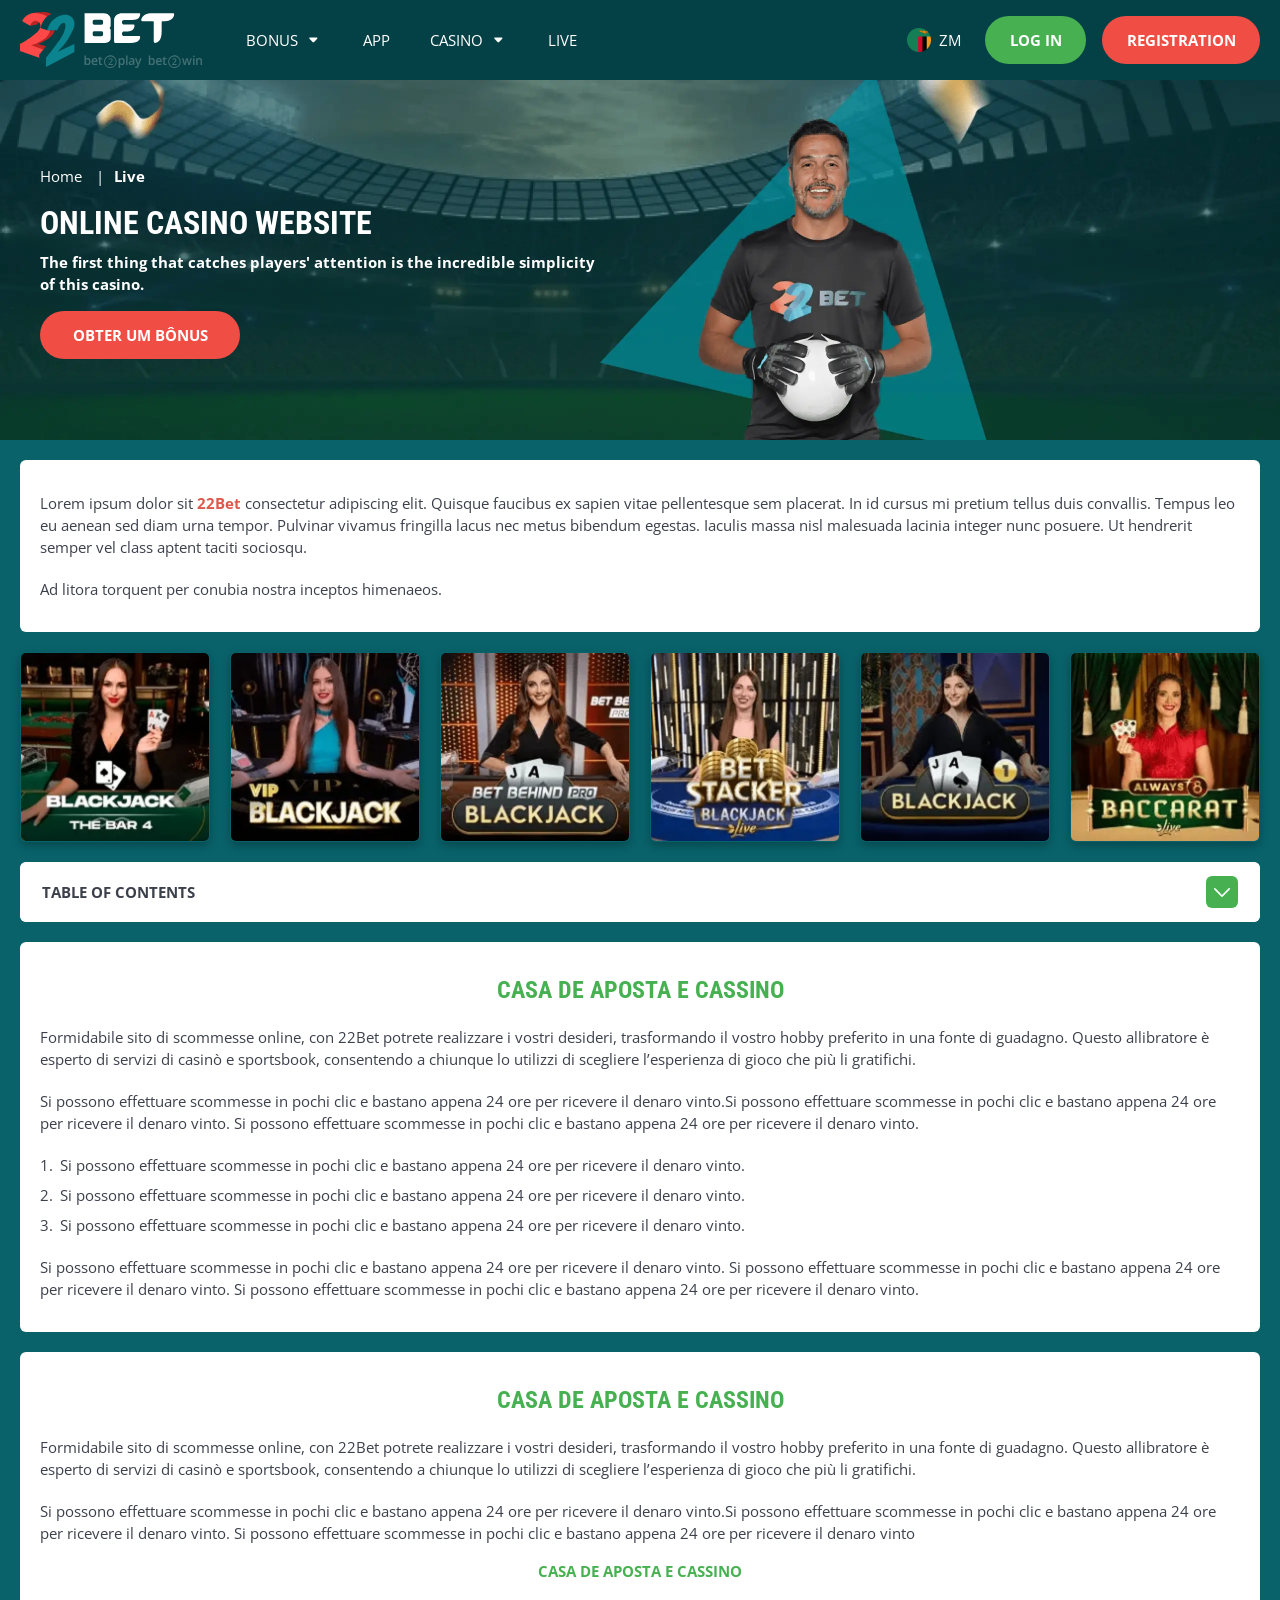
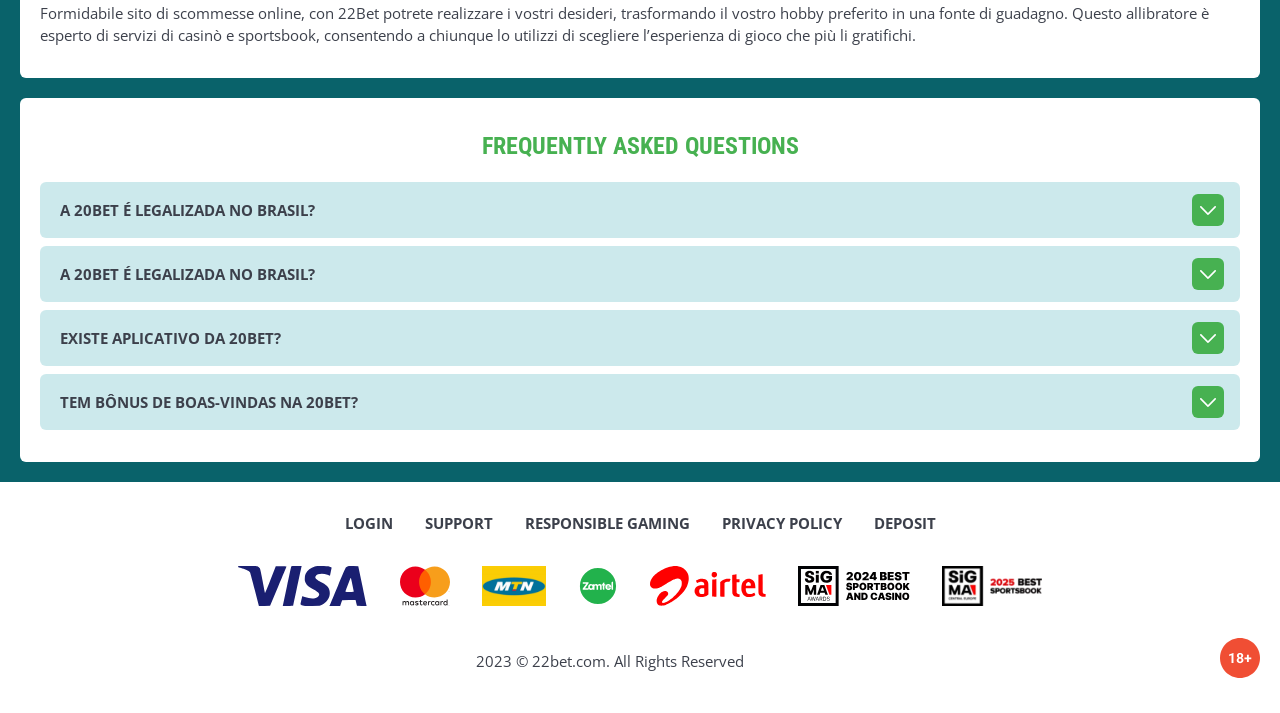
<file: live.html>
<!DOCTYPE html>
<html lang="zm">
  <head>
    <meta charset="UTF-8" />
   
    <meta name="viewport" content="width=device-width, initial-scale=1.0" />
    <title>22Bet </title>
    <meta name="description" content />
    <meta property="og:site_name" content />
    <meta property="og:title" content />
    <meta property="og:type" content="website" />
    <meta property="og:url" content />
    <meta property="og:image" content />
    <meta property="og:image:alt" content />
    <meta property="og:locale" content="zm" />
    <meta property="og:description" content />
    <link rel="preconnect" href="https://fonts.googleapis.com" />
    <link rel="preconnect" href="https://fonts.gstatic.com" crossorigin="anonymous" />
   <link href="https://fonts.googleapis.com/css2?family=Open+Sans:ital,wght@0,300..800;1,300..800&display=swap" rel="stylesheet">
<link href="https://fonts.googleapis.com/css?family=Roboto+Condensed&display=swap" rel="stylesheet">

   <link rel="stylesheet" href="./css/reset.css" />
    <link rel="stylesheet" href="./css/main.css" />
    <link rel="stylesheet" href="./css/media.css"/>
    <link rel="icon" href="./images/Group.png" type="image/x-icon"/>
    <script
    src="https://code.jquery.com/jquery-3.6.1.min.js"
    integrity="sha256-o88AwQnZB+VDvE9tvIXrMQaPlFFSUTR+nldQm1LuPXQ="
    crossorigin="anonymous"
  ></script>
  </head>
  <body>
    <header class="header">
      <section class="content header__content">
        <a href="./index.html" class="logo header__logo"
          ><img src="./images/logo.svg" alt="logo" title
        /></a>
        <button class="header__btn-menu" >
          <svg width="16px" height="16px" viewBox="0 0 16 16" xmlns="http://www.w3.org/2000/svg">
              <rect y="0" width="16" height="3" rx="1.5"></rect>
              <rect y="6.5" width="16" height="3" rx="1.5"></rect>
              <rect y="13" width="16" height="3" rx="1.5"></rect>
            </svg>
        </button>

          <nav class="menu header__menu">
            <ul class="header__menu-list">
                
              <li class="">
              <div class="header__menu-wrapper">
                <div class="js-button-expander js-button-expander--menu" >
                <a href="./bonus.html" >
                <span>Bonus</span>
              </a>
              </div>
              <div class="header__menu-wrap js-expand-content js-expand-content--menu">
                <ul >
                  <li>
                    <a href="./freeSpins.html">
                    <span>Free Spins</span>
                  </a></li>
                  <li><a href="./promoCode.html">
                    <span>Promo Code</span>
                  </a>
                </li>
                  <li><a href="./welcomeBonus.html">
                    <span>Welcome Bonus</span>
                  </a>
                </li>
                <li><a href="./vip.html">
                    <span>VIP</span>
                  </a>
                </li>
                </ul>
              </div>
              </div>
               <a href="./bonus.html" class="header__menu-item">
                <span>Bonus</span>
              </a>
            </li>
              <li>
                <a href="./app.html">
                 App
                </a>
              </li>
              
              <li class="">
              <div class="header__menu-wrapper">
                <div class="js-button-expander js-button-expander--menu" >
                <a href="./casino.html" >
                <span> Casino</span>
              </a>
              </div>
              <div class="header__menu-wrap js-expand-content js-expand-content--menu">
                <ul >
                  <li>
                    <a href="./slots.html">
                    <span>Slots</span>
                  </a></li>
                 
                </ul>
              </div>
              </div>
               <a href="./casino.html" class="header__menu-item">
                <span>Casino</span>
              </a>
            </li>
               <li>
                <a href="./live.html">
               Live
                </a>
              </li>
              <li>
                    <a href="./freeSpins.html">
                    <span>Free Spins</span>
                  </a></li>
                  <li><a href="./promoCode.html">
                    <span>Promo Code</span>
                  </a>
                </li>
                  <li><a href="./welcomeBonus.html">
                    <span>Welcome Bonus</span>
                  </a>
                </li>
                <li><a href="./vip.html">
                    <span>VIP</span>
                  </a>
                </li>
             <li>
                    <a href="./slots.html">
                    <span>Slots</span>
                  </a></li>
             
             
            </ul>
            <div class="header__button header__button-menu " >
              <a href="#" class="button  button__login-menu">log in</a>
              <a href="#" class="button button__menu">registration</a>
            </div>
           
          </nav>
          <a href="" class="header__flag">
                <span><img src="./images/flag.png" alt="flag" title /></span>
                <span>zm</span>
              </a>
            <a href="#" class="button button__login">log in</a>
            <a href="#" class="button button__singup">registration</a>
            <!-- <div id="clock" class="header__time">00:00</div>
             -->
      </section>
    </header>
     <main class="main home main-page">
        <section class=" hero hero__page">
           
            <div class="background ">
              <img src="./images/live/bg-live.webp" alt="hero" title />
              
            </div>
            <div class="hero__wrapper hero__wrapper-page">
              <div class="hero__data hero__data-bonus">
                <ul
                class="breadcrumbs "
                
              >
                <li
                  
                >
                  <a href="#" >
                    <span >Home</span></a
                  >
                 
                </li>
                <li
                  
                >
                  <a href="#" > <span >Live</span></a>
                 
                </li>
              </ul>
                <h1 class="title general hero__title">
                  Online Casino Website
                </h1>
                 <p class="hero__text">The first thing that catches players' attention is the incredible simplicity of this casino.</p>
               
                <a href="#" class="button  hero__button ">Obter um Bônus</a>
               
              </div>
             
            </div>
          </section>
      <section class="main__wrap main__wrap-page">
       
       <section class="content__wrapper content__wrapper-page">

         
        
       
          <section class="content article">
            <p>
             Lorem ipsum dolor sit <a href="#">22Bet</a> consectetur adipiscing elit. Quisque faucibus ex sapien vitae pellentesque sem placerat. In id cursus mi pretium tellus duis convallis. Tempus leo eu aenean sed diam urna tempor. Pulvinar vivamus fringilla lacus nec metus bibendum egestas. Iaculis massa nisl malesuada lacinia integer nunc posuere. Ut hendrerit semper vel class aptent taciti sociosqu.
            </p>
            <p>
             Ad litora torquent per conubia nostra inceptos himenaeos.
            </p>
          </section>
               <section class="content casino">
           
              <ul class="casino__list">
                <li class="casino__item">
                    <div class="casino__wrapper">
                      <img class="casino__img" src="./images/live/card-live1.webp" alt="" title>
                    <div class="casino__hover casino__hover-live">
                        
                        <div class="casino-box">
                            
                        <a href="#" class="button  casino__buttons">Play now</a>
                        </div>
                    </div>
                    </div>
                    
                </li>
                <li class="casino__item">
                  <div class="casino__wrapper">
                    <img class="casino__img" src="./images/live/card-live2.webp" alt="" title>
                <div class="casino__hover casino__hover-live">
                      
                        <div class="casino-box">
                            
                        <a href="#" class="button  casino__buttons">Play now</a>
                        </div>
                    </div>
                  </div>
                 
              </li>
              <li class="casino__item">
                <div class="casino__wrapper">
                  <img class="casino__img" src="./images/live/card-live3.webp" alt="" title>
               <div class="casino__hover casino__hover-live">
                        
                        <div class="casino-box">
                            
                        <a href="#" class="button  casino__buttons">Play now</a>
                        </div>
                    </div>
               
            </li>
             <li class="casino__item">
                <div class="casino__wrapper">
                  <img class="casino__img" src="./images/live/card-live4.webp" alt="" title>
               <div class="casino__hover casino__hover-live">
                        
                        <div class="casino-box">
                            
                        <a href="#" class="button  casino__buttons">Play now</a>
                        </div>
                    </div>
               
            </li>
             <li class="casino__item">
                <div class="casino__wrapper">
                  <img class="casino__img" src="./images/live/card-live5.webp" alt="" title>
               <div class="casino__hover casino__hover-live">
                        
                        <div class="casino-box">
                            
                        <a href="#" class="button  casino__buttons">Play now</a>
                        </div>
                    </div>
               
            </li>
             <li class="casino__item">
                <div class="casino__wrapper">
                  <img class="casino__img" src="./images/live/card-live6.webp" alt="" title>
               <div class="casino__hover casino__hover-live">
                        
                        <div class="casino-box">
                            
                        <a href="#" class="button  casino__buttons">Play now</a>
                        </div>
                    </div>
               
            </li>
           
    
      

              </ul>
         </section>
             
        
        
              <section class="content menu-review__content">
              

            
                <div class="menu__review-desk menu__review-content">Table of Contents</div>
                <ul class="menu__review menu__review-list">
                  <li><a href="#">Casa de Aposta e Cassino</a></li>
                    <li><a href="#">Casa de Aposta e Cassino</a></li>
                      <li><a href="#">Casa de Aposta e Cassino</a></li>
                        <li><a href="#">Casa de Aposta e Cassino</a></li>
                          <li><a href="#">Frequently Asked Questions</a></li>
                 
                </ul>
             
          
          </section>
          
        
          <section class="content article">
            <h2 class="title high article__title">Casa de Aposta e Cassino</h2>
             
            <p>
             Formidabile sito di scommesse online, con 22Bet potrete realizzare i vostri desideri, trasformando il vostro hobby preferito in una fonte di guadagno. Questo allibratore è esperto di servizi di casinò e sportsbook, consentendo a chiunque lo utilizzi di scegliere l’esperienza di gioco che più li gratifichi.
            </p>
            <p>
             Si possono effettuare scommesse in pochi clic e bastano appena 24 ore per ricevere il denaro vinto.Si possono effettuare scommesse in pochi clic e bastano appena 24 ore per ricevere il denaro vinto. Si possono effettuare scommesse in pochi clic e bastano appena 24 ore per ricevere il denaro vinto.
            </p>
           <ol>
              <li>Si possono effettuare scommesse in pochi clic e bastano appena 24 ore per ricevere il denaro vinto.</li>
              <li>Si possono effettuare scommesse in pochi clic e bastano appena 24 ore per ricevere il denaro vinto.</li>
              <li>Si possono effettuare scommesse in pochi clic e bastano appena 24 ore per ricevere il denaro vinto.</li>
            </ol>
            <p>Si possono effettuare scommesse in pochi clic e bastano appena 24 ore per ricevere il denaro vinto. Si possono effettuare scommesse in pochi clic e bastano appena 24 ore per ricevere il denaro vinto. Si possono effettuare scommesse in pochi clic e bastano appena 24 ore per ricevere il denaro vinto.</p>
          </section>
         
         
           <section class="content article">
            <h2 class="title high article__title">Casa de Aposta e Cassino</h2>
            <p>Formidabile sito di scommesse online, con 22Bet potrete realizzare i vostri desideri, trasformando il vostro hobby preferito in una fonte di guadagno. Questo allibratore è esperto di servizi di casinò e sportsbook, consentendo a chiunque lo utilizzi di scegliere l’esperienza di gioco che più li gratifichi.</p>
            <p>Si possono effettuare scommesse in pochi clic e bastano appena 24 ore per ricevere il denaro vinto.Si possono effettuare scommesse in pochi clic e bastano appena 24 ore per ricevere il denaro vinto. Si possono effettuare scommesse in pochi clic e bastano appena 24 ore per ricevere il denaro vinto</p>
            <h3>Casa de Aposta e Cassino</h3>
            <p>Formidabile sito di scommesse online, con 22Bet potrete realizzare i vostri desideri, trasformando il vostro hobby preferito in una fonte di guadagno. Questo allibratore è esperto di servizi di casinò e sportsbook, consentendo a chiunque lo utilizzi di scegliere l’esperienza di gioco che più li gratifichi.</p>
           </section>

          <section class="content faq">
            <h2 class="title high faq__title">Frequently Asked Questions</h2>
            <ul class="faq__list " >
              <li class="faq__item"  >
                <h3 class="title medium faq__subtitle js-button-expander js-button-expander--faq"  >A 20Bet é legalizada no Brasil?
                 </h3>
                <div  class="faq__answer js-expand-content js-expand-content--faq" >
                  <p  >
                    Sim, a casa de apostas tem licença emitida por Curaçao, que é reconhecida no Brasil e a permite atuar por aqui.
                  </p>
                </div>
              </li>
              <li class="faq__item"  >
                <h3 class="title medium faq__subtitle js-button-expander js-button-expander--faq"  >A 20Bet é legalizada no Brasil?</h3>
                <div class="faq__answer js-expand-content js-expand-content--faq" >
                  <p  >
                    Sim, a casa de apostas tem licença emitida por Curaçao, que é reconhecida no Brasil e a permite atuar por aqui.
                  </p>
                </div>
              </li> 
              <li class="faq__item"  >
                <h3 class="title medium faq__subtitle js-button-expander js-button-expander--faq"  >Existe aplicativo da 20Bet?</h3>
                <div class="faq__answer js-expand-content js-expand-content--faq" >
                  <p  >
                   Sim, disponível para sistemas operacionais iOS e Android.
                  </p>
                </div>
              </li> 
              <li class="faq__item"  >
                <h3 class="title medium faq__subtitle js-button-expander js-button-expander--faq"  >Tem bônus de boas-vindas na 20Bet?</h3>
                <div class="faq__answer js-expand-content js-expand-content--faq" >
                  <p  >
                   O pacote especial para novos usuários da 20Bet paga 100% sobre o primeiro depósito, com limite de 600 BRL.
                  </p>
                </div>
              </li> 
             
            </ul>
          </section>
          
        </section> 
      
        <div class=""  onclick="scrollToTop()">
          <button class="main__arrow" id="scrollToTopBtn"></button>
        </div> 
        
      </section>
    </main> 
       <footer class=" footer ">
      <section class="content footer__content">
        <ul class="footer__menu">
         <li><a href="./login.html">Login</a></li>
         <li><a href="./support.html">Support</a></li>
         <li><a href="./responsible.html">Responsible Gaming</a></li>
         <li><a href="./policy.html">Privacy Policy</a></li>
         <li><a href="./deposit.html">Deposit</a></li>
        </ul>
       
         <ul class="footer__cards-list">
           
            <li>
              <a href="#"
                ><img src="./images/footer-img1.svg" alt="cardpay" title
              /></a>
            </li>
             <li>
              <a href="#"
                ><img src="./images/footer-img2.svg" alt="cardpay" title
              /></a>
            </li>
             <li>
              <a href="#"
                ><img src="./images/footer-img3.svg" alt="cardpay" title
              /></a>
            </li>
             <li>
              <a href="#"
                ><img src="./images/footer-img4.svg" alt="cardpay" title
              /></a>
            </li>
             <li>
              <a href="#"
                ><img src="./images/footer-img5.svg" alt="cardpay" title
              /></a>
            </li>
             <li>
              <a href="#"
                ><img src="./images/footer-img6.svg" alt="cardpay" title
              /></a>
            </li>
             <li>
              <a href="#"
                ><img src="./images/footer-img7.svg" alt="cardpay" title
              /></a>
            </li>
           
            
          </ul>
        <div class="footer__wrapp">
          <div class="footer__text">
           
            <p>2023 &copy; 22bet.com. All Rights Reserved
</p>
           
          </div>
          <div class="footer__age">
            <img src="./images/age.svg" alt="age" title />
          </div>
        </div>
      
      </section>
    </footer>
    <script src="./js/arrowUp.js" defer></script>
    <script src="./js/sidebar.js" defer></script>
    <script src="./js/expander.js" defer></script>
    <script src="./js/mobile-menu.js" defer></script>
    <!-- <script src="./js/clock.js" defer></script> -->
  </body>
</html>
</file>
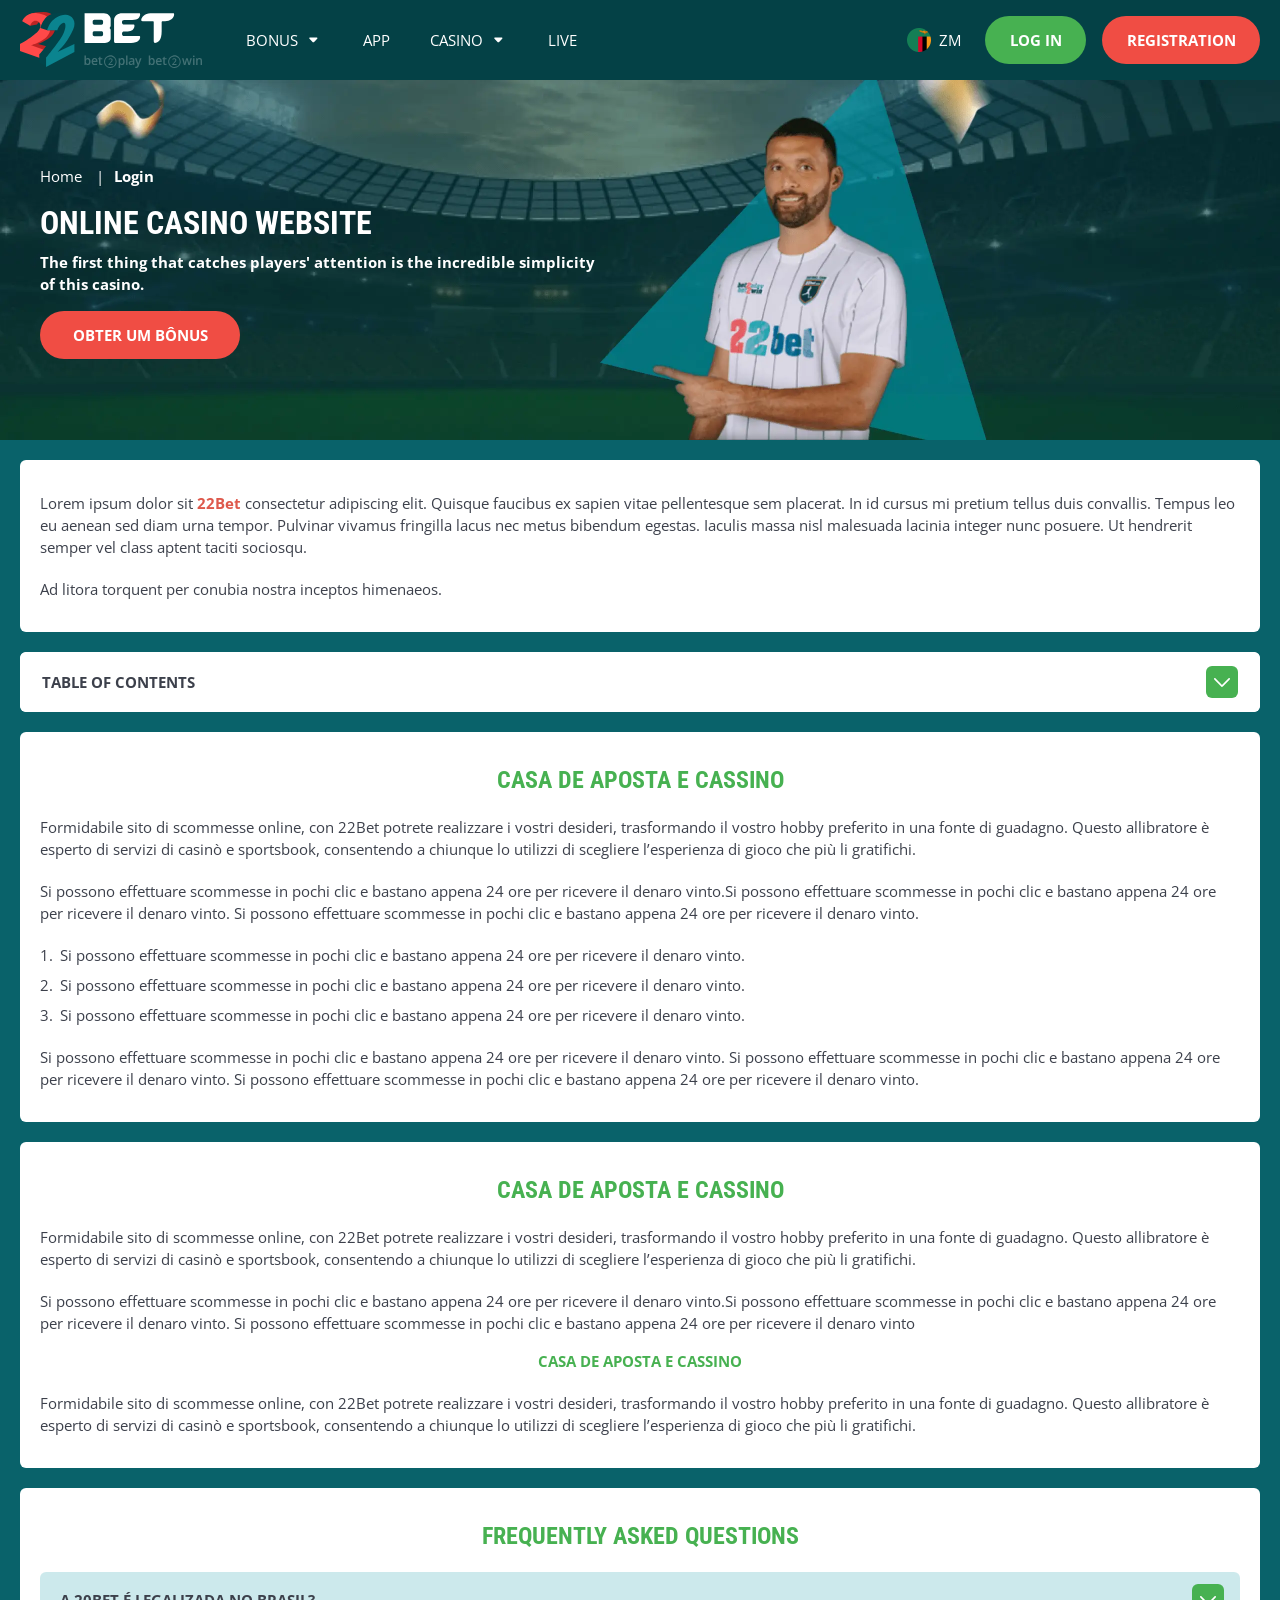
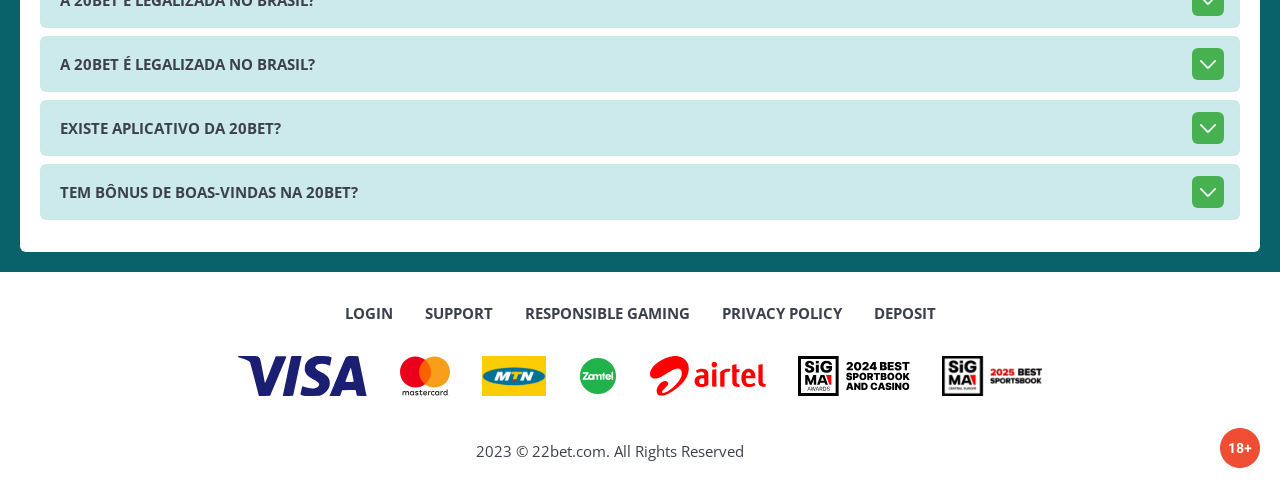
<file: login.html>
<!DOCTYPE html>
<html lang="zm">
  <head>
    <meta charset="UTF-8" />
   
    <meta name="viewport" content="width=device-width, initial-scale=1.0" />
    <title>22Bet </title>
    <meta name="description" content />
    <meta property="og:site_name" content />
    <meta property="og:title" content />
    <meta property="og:type" content="website" />
    <meta property="og:url" content />
    <meta property="og:image" content />
    <meta property="og:image:alt" content />
    <meta property="og:locale" content="zm" />
    <meta property="og:description" content />
    <link rel="preconnect" href="https://fonts.googleapis.com" />
    <link rel="preconnect" href="https://fonts.gstatic.com" crossorigin="anonymous" />
   <link href="https://fonts.googleapis.com/css2?family=Open+Sans:ital,wght@0,300..800;1,300..800&display=swap" rel="stylesheet">
<link href="https://fonts.googleapis.com/css?family=Roboto+Condensed&display=swap" rel="stylesheet">

   <link rel="stylesheet" href="./css/reset.css" />
    <link rel="stylesheet" href="./css/main.css" />
    <link rel="stylesheet" href="./css/media.css"/>
    <link rel="icon" href="./images/Group.png" type="image/x-icon"/>
    <script
    src="https://code.jquery.com/jquery-3.6.1.min.js"
    integrity="sha256-o88AwQnZB+VDvE9tvIXrMQaPlFFSUTR+nldQm1LuPXQ="
    crossorigin="anonymous"
  ></script>
  </head>
  <body>
    <header class="header">
      <section class="content header__content">
        <a href="./index.html" class="logo header__logo"
          ><img src="./images/logo.svg" alt="logo" title
        /></a>
        <button class="header__btn-menu" >
          <svg width="16px" height="16px" viewBox="0 0 16 16" xmlns="http://www.w3.org/2000/svg">
              <rect y="0" width="16" height="3" rx="1.5"></rect>
              <rect y="6.5" width="16" height="3" rx="1.5"></rect>
              <rect y="13" width="16" height="3" rx="1.5"></rect>
            </svg>
        </button>

          <nav class="menu header__menu">
            <ul class="header__menu-list">
                
              <li class="">
              <div class="header__menu-wrapper">
                <div class="js-button-expander js-button-expander--menu" >
                <a href="./bonus.html" >
                <span>Bonus</span>
              </a>
              </div>
              <div class="header__menu-wrap js-expand-content js-expand-content--menu">
                <ul >
                  <li>
                    <a href="./freeSpins.html">
                    <span>Free Spins</span>
                  </a></li>
                  <li><a href="./promoCode.html">
                    <span>Promo Code</span>
                  </a>
                </li>
                  <li><a href="./welcomeBonus.html">
                    <span>Welcome Bonus</span>
                  </a>
                </li>
                <li><a href="./vip.html">
                    <span>VIP</span>
                  </a>
                </li>
                </ul>
              </div>
              </div>
               <a href="./bonus.html" class="header__menu-item">
                <span>Bonus</span>
              </a>
            </li>
              <li>
                <a href="./app.html">
                 App
                </a>
              </li>
              
              <li class="">
              <div class="header__menu-wrapper">
                <div class="js-button-expander js-button-expander--menu" >
                <a href="./casino.html" >
                <span> Casino</span>
              </a>
              </div>
              <div class="header__menu-wrap js-expand-content js-expand-content--menu">
                <ul >
                  <li>
                    <a href="./slots.html">
                    <span>Slots</span>
                  </a></li>
                 
                </ul>
              </div>
              </div>
               <a href="./casino.html" class="header__menu-item">
                <span>Casino</span>
              </a>
            </li>
               <li>
                <a href="./live.html">
               Live
                </a>
              </li>
              <li>
                    <a href="./freeSpins.html">
                    <span>Free Spins</span>
                  </a></li>
                  <li><a href="./promoCode.html">
                    <span>Promo Code</span>
                  </a>
                </li>
                  <li><a href="./welcomeBonus.html">
                    <span>Welcome Bonus</span>
                  </a>
                </li>
                <li><a href="./vip.html">
                    <span>VIP</span>
                  </a>
                </li>
             <li>
                    <a href="./slots.html">
                    <span>Slots</span>
                  </a></li>
             
             
            </ul>
            <div class="header__button header__button-menu " >
              <a href="#" class="button  button__login-menu">log in</a>
              <a href="#" class="button button__menu">registration</a>
            </div>
           
          </nav>
          <a href="" class="header__flag">
                <span><img src="./images/flag.png" alt="flag" title /></span>
                <span>zm</span>
              </a>
            <a href="#" class="button button__login">log in</a>
            <a href="#" class="button button__singup">registration</a>
            <!-- <div id="clock" class="header__time">00:00</div>
             -->
      </section>
    </header>
     <main class="main home main-page">
        <section class=" hero hero__page">
           
            <div class="background ">
              <img src="./images/layout-images/bg-login.webp" alt="hero" title />
              
            </div>
            <div class="hero__wrapper hero__wrapper-page">
              <div class="hero__data hero__data-bonus">
                <ul
                class="breadcrumbs "
                
              >
                <li
                  
                >
                  <a href="#" >
                    <span >Home</span></a
                  >
                 
                </li>
                <li
                  
                >
                  <a href="#" > <span >Login</span></a>
                 
                </li>
              </ul>
                <h1 class="title general hero__title">
                  Online Casino Website
                </h1>
                 <p class="hero__text">The first thing that catches players' attention is the incredible simplicity of this casino.</p>
               
                <a href="#" class="button  hero__button ">Obter um Bônus</a>
               
              </div>
             
            </div>
          </section>
      <section class="main__wrap main__wrap-page">
       
       <section class="content__wrapper content__wrapper-page">

         
        
       
          <section class="content article">
            <p>
             Lorem ipsum dolor sit <a href="#">22Bet</a> consectetur adipiscing elit. Quisque faucibus ex sapien vitae pellentesque sem placerat. In id cursus mi pretium tellus duis convallis. Tempus leo eu aenean sed diam urna tempor. Pulvinar vivamus fringilla lacus nec metus bibendum egestas. Iaculis massa nisl malesuada lacinia integer nunc posuere. Ut hendrerit semper vel class aptent taciti sociosqu.
            </p>
            <p>
             Ad litora torquent per conubia nostra inceptos himenaeos.
            </p>
          </section>
        
        
              <section class="content menu-review__content">
              

            
                <div class="menu__review-desk menu__review-content">Table of Contents</div>
                <ul class="menu__review menu__review-list">
                  <li><a href="#">Casa de Aposta e Cassino</a></li>
                    <li><a href="#">Casa de Aposta e Cassino</a></li>
                      <li><a href="#">Casa de Aposta e Cassino</a></li>
                        <li><a href="#">Casa de Aposta e Cassino</a></li>
                          <li><a href="#">Frequently Asked Questions</a></li>
                 
                </ul>
             
          
          </section>
          
        
          <section class="content article">
            <h2 class="title high article__title">Casa de Aposta e Cassino</h2>
             
            <p>
             Formidabile sito di scommesse online, con 22Bet potrete realizzare i vostri desideri, trasformando il vostro hobby preferito in una fonte di guadagno. Questo allibratore è esperto di servizi di casinò e sportsbook, consentendo a chiunque lo utilizzi di scegliere l’esperienza di gioco che più li gratifichi.
            </p>
            <p>
             Si possono effettuare scommesse in pochi clic e bastano appena 24 ore per ricevere il denaro vinto.Si possono effettuare scommesse in pochi clic e bastano appena 24 ore per ricevere il denaro vinto. Si possono effettuare scommesse in pochi clic e bastano appena 24 ore per ricevere il denaro vinto.
            </p>
           <ol>
              <li>Si possono effettuare scommesse in pochi clic e bastano appena 24 ore per ricevere il denaro vinto.</li>
              <li>Si possono effettuare scommesse in pochi clic e bastano appena 24 ore per ricevere il denaro vinto.</li>
              <li>Si possono effettuare scommesse in pochi clic e bastano appena 24 ore per ricevere il denaro vinto.</li>
            </ol>
            <p>Si possono effettuare scommesse in pochi clic e bastano appena 24 ore per ricevere il denaro vinto. Si possono effettuare scommesse in pochi clic e bastano appena 24 ore per ricevere il denaro vinto. Si possono effettuare scommesse in pochi clic e bastano appena 24 ore per ricevere il denaro vinto.</p>
          </section>
         
         
           <section class="content article">
            <h2 class="title high article__title">Casa de Aposta e Cassino</h2>
            <p>Formidabile sito di scommesse online, con 22Bet potrete realizzare i vostri desideri, trasformando il vostro hobby preferito in una fonte di guadagno. Questo allibratore è esperto di servizi di casinò e sportsbook, consentendo a chiunque lo utilizzi di scegliere l’esperienza di gioco che più li gratifichi.</p>
            <p>Si possono effettuare scommesse in pochi clic e bastano appena 24 ore per ricevere il denaro vinto.Si possono effettuare scommesse in pochi clic e bastano appena 24 ore per ricevere il denaro vinto. Si possono effettuare scommesse in pochi clic e bastano appena 24 ore per ricevere il denaro vinto</p>
            <h3>Casa de Aposta e Cassino</h3>
            <p>Formidabile sito di scommesse online, con 22Bet potrete realizzare i vostri desideri, trasformando il vostro hobby preferito in una fonte di guadagno. Questo allibratore è esperto di servizi di casinò e sportsbook, consentendo a chiunque lo utilizzi di scegliere l’esperienza di gioco che più li gratifichi.</p>
           </section>

          <section class="content faq">
            <h2 class="title high faq__title">Frequently Asked Questions</h2>
            <ul class="faq__list " >
              <li class="faq__item"  >
                <h3 class="title medium faq__subtitle js-button-expander js-button-expander--faq"  >A 20Bet é legalizada no Brasil?
                 </h3>
                <div  class="faq__answer js-expand-content js-expand-content--faq" >
                  <p  >
                    Sim, a casa de apostas tem licença emitida por Curaçao, que é reconhecida no Brasil e a permite atuar por aqui.
                  </p>
                </div>
              </li>
              <li class="faq__item"  >
                <h3 class="title medium faq__subtitle js-button-expander js-button-expander--faq"  >A 20Bet é legalizada no Brasil?</h3>
                <div class="faq__answer js-expand-content js-expand-content--faq" >
                  <p  >
                    Sim, a casa de apostas tem licença emitida por Curaçao, que é reconhecida no Brasil e a permite atuar por aqui.
                  </p>
                </div>
              </li> 
              <li class="faq__item"  >
                <h3 class="title medium faq__subtitle js-button-expander js-button-expander--faq"  >Existe aplicativo da 20Bet?</h3>
                <div class="faq__answer js-expand-content js-expand-content--faq" >
                  <p  >
                   Sim, disponível para sistemas operacionais iOS e Android.
                  </p>
                </div>
              </li> 
              <li class="faq__item"  >
                <h3 class="title medium faq__subtitle js-button-expander js-button-expander--faq"  >Tem bônus de boas-vindas na 20Bet?</h3>
                <div class="faq__answer js-expand-content js-expand-content--faq" >
                  <p  >
                   O pacote especial para novos usuários da 20Bet paga 100% sobre o primeiro depósito, com limite de 600 BRL.
                  </p>
                </div>
              </li> 
             
            </ul>
          </section>
          
        </section> 
      
        <div class=""  onclick="scrollToTop()">
          <button class="main__arrow" id="scrollToTopBtn"></button>
        </div> 
        
      </section>
    </main> 
      <footer class=" footer ">
      <section class="content footer__content">
        <ul class="footer__menu">
         <li><a href="./login.html">Login</a></li>
         <li><a href="./support.html">Support</a></li>
         <li><a href="./responsible.html">Responsible Gaming</a></li>
         <li><a href="./policy.html">Privacy Policy</a></li>
         <li><a href="./deposit.html">Deposit</a></li>
        </ul>
       
        <ul class="footer__cards-list">
           
            <li>
              <a href="#"
                ><img src="./images/footer-img1.svg" alt="cardpay" title
              /></a>
            </li>
             <li>
              <a href="#"
                ><img src="./images/footer-img2.svg" alt="cardpay" title
              /></a>
            </li>
             <li>
              <a href="#"
                ><img src="./images/footer-img3.svg" alt="cardpay" title
              /></a>
            </li>
             <li>
              <a href="#"
                ><img src="./images/footer-img4.svg" alt="cardpay" title
              /></a>
            </li>
             <li>
              <a href="#"
                ><img src="./images/footer-img5.svg" alt="cardpay" title
              /></a>
            </li>
             <li>
              <a href="#"
                ><img src="./images/footer-img6.svg" alt="cardpay" title
              /></a>
            </li>
             <li>
              <a href="#"
                ><img src="./images/footer-img7.svg" alt="cardpay" title
              /></a>
            </li>
           
            
          </ul>
       
        <div class="footer__wrapp">
          <div class="footer__text">
           
            <p>2023 &copy; 22bet.com. All Rights Reserved
</p>
           
          </div>
          <div class="footer__age">
            <img src="./images/age.svg" alt="age" title />
          </div>
        </div>
      
      </section>
    </footer>
    <script src="./js/arrowUp.js" defer></script>
    <script src="./js/sidebar.js" defer></script>
    <script src="./js/expander.js" defer></script>
    <script src="./js/mobile-menu.js" defer></script>
    <!-- <script src="./js/clock.js" defer></script> -->
  </body>
</html>
</file>
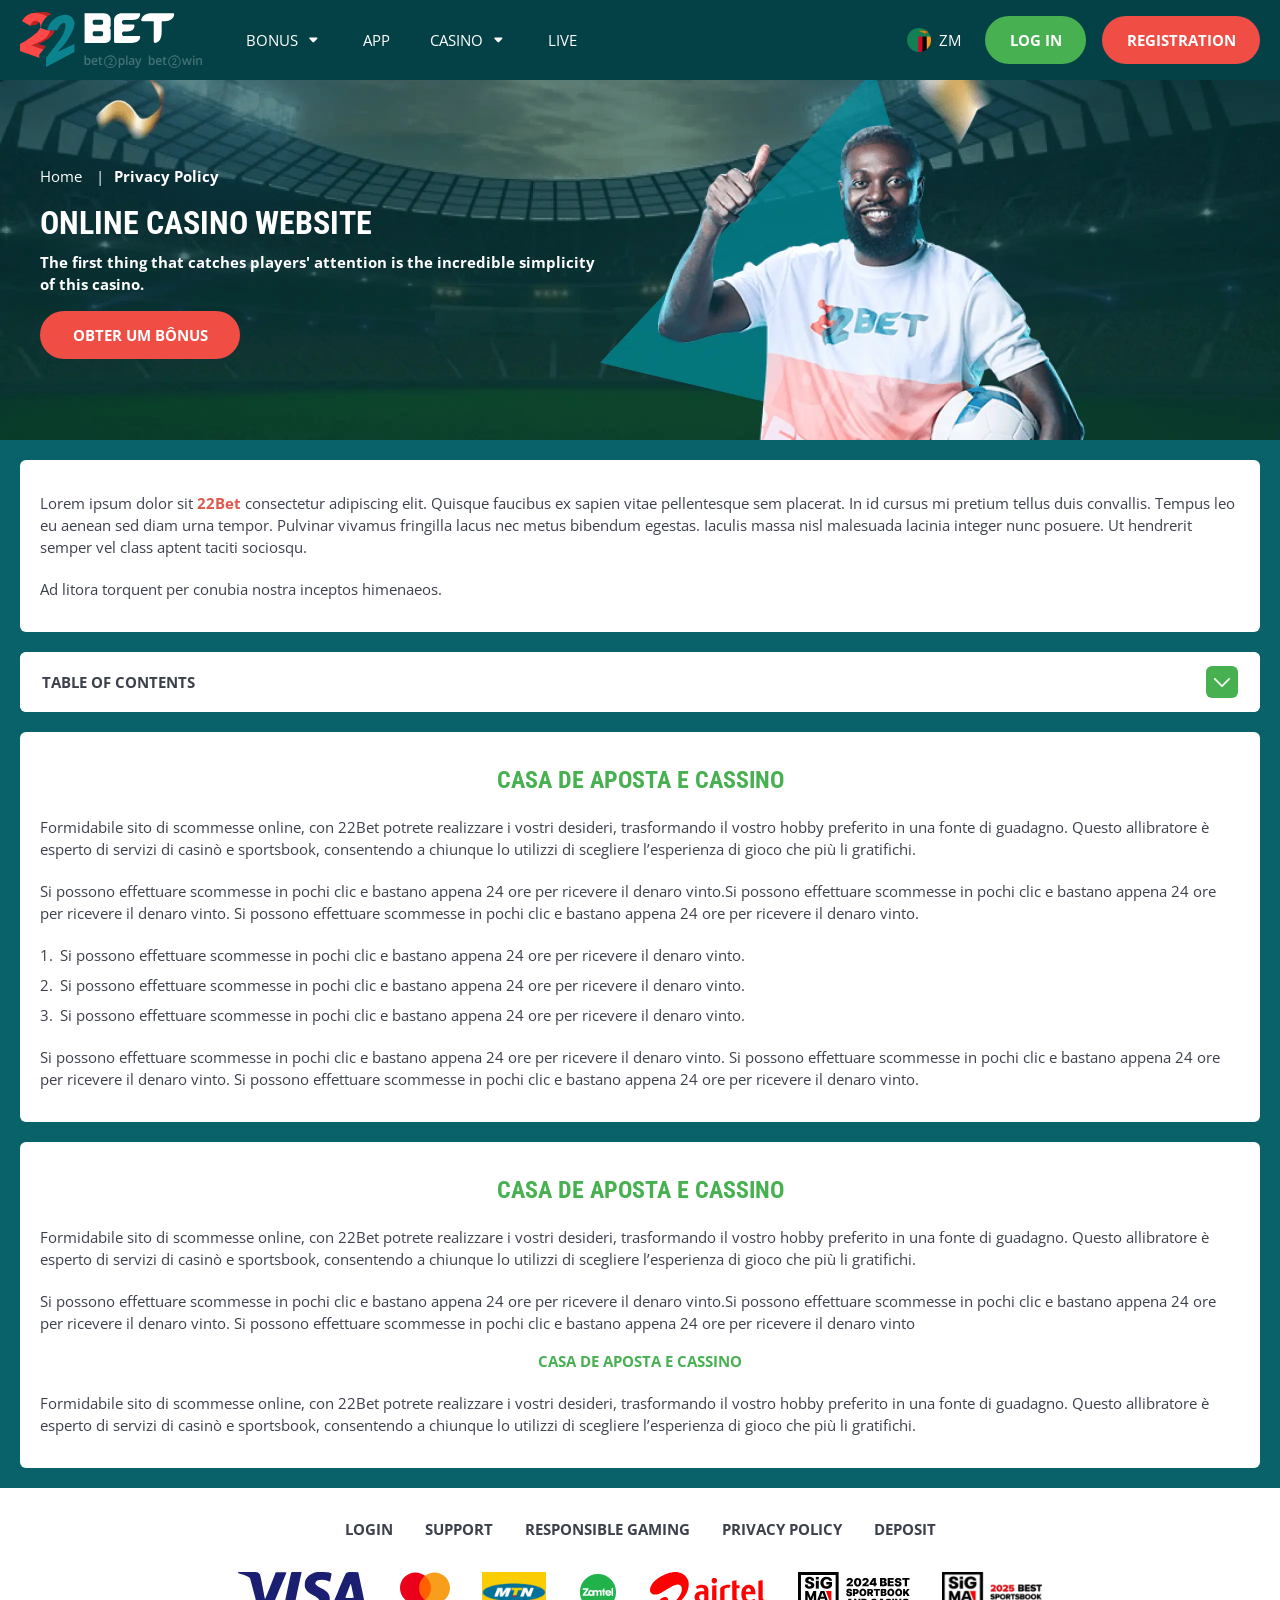
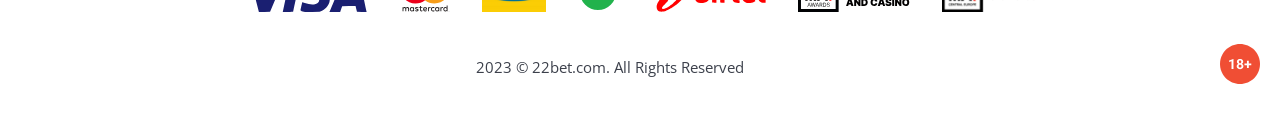
<file: policy.html>
<!DOCTYPE html>
<html lang="zm">
  <head>
    <meta charset="UTF-8" />
   
    <meta name="viewport" content="width=device-width, initial-scale=1.0" />
    <title>22Bet </title>
    <meta name="description" content />
    <meta property="og:site_name" content />
    <meta property="og:title" content />
    <meta property="og:type" content="website" />
    <meta property="og:url" content />
    <meta property="og:image" content />
    <meta property="og:image:alt" content />
    <meta property="og:locale" content="zm" />
    <meta property="og:description" content />
    <link rel="preconnect" href="https://fonts.googleapis.com" />
    <link rel="preconnect" href="https://fonts.gstatic.com" crossorigin="anonymous" />
   <link href="https://fonts.googleapis.com/css2?family=Open+Sans:ital,wght@0,300..800;1,300..800&display=swap" rel="stylesheet">
<link href="https://fonts.googleapis.com/css?family=Roboto+Condensed&display=swap" rel="stylesheet">

   <link rel="stylesheet" href="./css/reset.css" />
    <link rel="stylesheet" href="./css/main.css" />
    <link rel="stylesheet" href="./css/media.css"/>
    <link rel="icon" href="./images/Group.png" type="image/x-icon"/>
    <script
    src="https://code.jquery.com/jquery-3.6.1.min.js"
    integrity="sha256-o88AwQnZB+VDvE9tvIXrMQaPlFFSUTR+nldQm1LuPXQ="
    crossorigin="anonymous"
  ></script>
  </head>
  <body>
    <header class="header">
      <section class="content header__content">
        <a href="./index.html" class="logo header__logo"
          ><img src="./images/logo.svg" alt="logo" title
        /></a>
        <button class="header__btn-menu" >
          <svg width="16px" height="16px" viewBox="0 0 16 16" xmlns="http://www.w3.org/2000/svg">
              <rect y="0" width="16" height="3" rx="1.5"></rect>
              <rect y="6.5" width="16" height="3" rx="1.5"></rect>
              <rect y="13" width="16" height="3" rx="1.5"></rect>
            </svg>
        </button>

          <nav class="menu header__menu">
            <ul class="header__menu-list">
                
              <li class="">
              <div class="header__menu-wrapper">
                <div class="js-button-expander js-button-expander--menu" >
                <a href="./bonus.html" >
                <span>Bonus</span>
              </a>
              </div>
              <div class="header__menu-wrap js-expand-content js-expand-content--menu">
                <ul >
                  <li>
                    <a href="./freeSpins.html">
                    <span>Free Spins</span>
                  </a></li>
                  <li><a href="./promoCode.html">
                    <span>Promo Code</span>
                  </a>
                </li>
                  <li><a href="./welcomeBonus.html">
                    <span>Welcome Bonus</span>
                  </a>
                </li>
                <li><a href="./vip.html">
                    <span>VIP</span>
                  </a>
                </li>
                </ul>
              </div>
              </div>
               <a href="./bonus.html" class="header__menu-item">
                <span>Bonus</span>
              </a>
            </li>
              <li>
                <a href="./app.html">
                 App
                </a>
              </li>
              
              <li class="">
              <div class="header__menu-wrapper">
                <div class="js-button-expander js-button-expander--menu" >
                <a href="./casino.html" >
                <span> Casino</span>
              </a>
              </div>
              <div class="header__menu-wrap js-expand-content js-expand-content--menu">
                <ul >
                  <li>
                    <a href="./slots.html">
                    <span>Slots</span>
                  </a></li>
                 
                </ul>
              </div>
              </div>
               <a href="./casino.html" class="header__menu-item">
                <span>Casino</span>
              </a>
            </li>
               <li>
                <a href="./live.html">
               Live
                </a>
              </li>
              <li>
                    <a href="./freeSpins.html">
                    <span>Free Spins</span>
                  </a></li>
                  <li><a href="./promoCode.html">
                    <span>Promo Code</span>
                  </a>
                </li>
                  <li><a href="./welcomeBonus.html">
                    <span>Welcome Bonus</span>
                  </a>
                </li>
                <li><a href="./vip.html">
                    <span>VIP</span>
                  </a>
                </li>
             <li>
                    <a href="./slots.html">
                    <span>Slots</span>
                  </a></li>
             
             
            </ul>
            <div class="header__button header__button-menu " >
              <a href="#" class="button  button__login-menu">log in</a>
              <a href="#" class="button button__menu">registration</a>
            </div>
           
          </nav>
            <a href="" class="header__flag">
                <span><img src="./images/flag.png" alt="flag" title /></span>
                <span>zm</span>
              </a>
            <a href="#" class="button button__login">log in</a>
            <a href="#" class="button button__singup">registration</a>
            <!-- <div id="clock" class="header__time">00:00</div>
             -->
      </section>
    </header>
     <main class="main home main-page">
        <section class=" hero hero__page">
           
            <div class="background  background-page">
              <img src="./images/layout-images/bg-policy.webp" alt="hero" title />
              
            </div>
            <div class="hero__wrapper hero__wrapper-page">
              <div class="hero__data hero__data-bonus">
                <ul
                class="breadcrumbs "
                
              >
                <li
                  
                >
                  <a href="#" >
                    <span >Home</span></a
                  >
                 
                </li>
                <li
                  
                >
                  <a href="#" > <span >Privacy Policy</span></a>
                 
                </li>
              </ul>
                <h1 class="title general hero__title">
                  Online Casino Website
                </h1>
                 <p class="hero__text">The first thing that catches players' attention is the incredible simplicity of this casino.</p>
               
                <a href="#" class="button  hero__button ">Obter um Bônus</a>
               
              </div>
             
            </div>
          </section>
      <section class="main__wrap main__wrap-page">
       
       <section class="content__wrapper content__wrapper-page">

         
        
       
          <section class="content article">
            <p>
             Lorem ipsum dolor sit <a href="#">22Bet</a> consectetur adipiscing elit. Quisque faucibus ex sapien vitae pellentesque sem placerat. In id cursus mi pretium tellus duis convallis. Tempus leo eu aenean sed diam urna tempor. Pulvinar vivamus fringilla lacus nec metus bibendum egestas. Iaculis massa nisl malesuada lacinia integer nunc posuere. Ut hendrerit semper vel class aptent taciti sociosqu.
            </p>
            <p>
             Ad litora torquent per conubia nostra inceptos himenaeos.
            </p>
          </section>
        
        
              <section class="content menu-review__content">
              

            
                <div class="menu__review-desk menu__review-content">Table of Contents</div>
                <ul class="menu__review menu__review-list">
                  <li><a href="#">Casa de Aposta e Cassino</a></li>
                    <li><a href="#">Casa de Aposta e Cassino</a></li>
                      <li><a href="#">Casa de Aposta e Cassino</a></li>
                        <li><a href="#">Casa de Aposta e Cassino</a></li>
                          <li><a href="#">Frequently Asked Questions</a></li>
                 
                </ul>
             
          
          </section>
          
        
          <section class="content article">
            <h2 class="title high article__title">Casa de Aposta e Cassino</h2>
             
            <p>
             Formidabile sito di scommesse online, con 22Bet potrete realizzare i vostri desideri, trasformando il vostro hobby preferito in una fonte di guadagno. Questo allibratore è esperto di servizi di casinò e sportsbook, consentendo a chiunque lo utilizzi di scegliere l’esperienza di gioco che più li gratifichi.
            </p>
            <p>
             Si possono effettuare scommesse in pochi clic e bastano appena 24 ore per ricevere il denaro vinto.Si possono effettuare scommesse in pochi clic e bastano appena 24 ore per ricevere il denaro vinto. Si possono effettuare scommesse in pochi clic e bastano appena 24 ore per ricevere il denaro vinto.
            </p>
           <ol>
              <li>Si possono effettuare scommesse in pochi clic e bastano appena 24 ore per ricevere il denaro vinto.</li>
              <li>Si possono effettuare scommesse in pochi clic e bastano appena 24 ore per ricevere il denaro vinto.</li>
              <li>Si possono effettuare scommesse in pochi clic e bastano appena 24 ore per ricevere il denaro vinto.</li>
            </ol>
            <p>Si possono effettuare scommesse in pochi clic e bastano appena 24 ore per ricevere il denaro vinto. Si possono effettuare scommesse in pochi clic e bastano appena 24 ore per ricevere il denaro vinto. Si possono effettuare scommesse in pochi clic e bastano appena 24 ore per ricevere il denaro vinto.</p>
          </section>
         
         
           <section class="content article">
            <h2 class="title high article__title">Casa de Aposta e Cassino</h2>
            <p>Formidabile sito di scommesse online, con 22Bet potrete realizzare i vostri desideri, trasformando il vostro hobby preferito in una fonte di guadagno. Questo allibratore è esperto di servizi di casinò e sportsbook, consentendo a chiunque lo utilizzi di scegliere l’esperienza di gioco che più li gratifichi.</p>
            <p>Si possono effettuare scommesse in pochi clic e bastano appena 24 ore per ricevere il denaro vinto.Si possono effettuare scommesse in pochi clic e bastano appena 24 ore per ricevere il denaro vinto. Si possono effettuare scommesse in pochi clic e bastano appena 24 ore per ricevere il denaro vinto</p>
            <h3>Casa de Aposta e Cassino</h3>
            <p>Formidabile sito di scommesse online, con 22Bet potrete realizzare i vostri desideri, trasformando il vostro hobby preferito in una fonte di guadagno. Questo allibratore è esperto di servizi di casinò e sportsbook, consentendo a chiunque lo utilizzi di scegliere l’esperienza di gioco che più li gratifichi.</p>
           </section>

        </section> 
      
        <div class=""  onclick="scrollToTop()">
          <button class="main__arrow" id="scrollToTopBtn"></button>
        </div> 
        
      </section>
    </main> 
     <footer class=" footer ">
      <section class="content footer__content">
        <ul class="footer__menu">
         <li><a href="./login.html">Login</a></li>
         <li><a href="./support.html">Support</a></li>
         <li><a href="./responsible.html">Responsible Gaming</a></li>
         <li><a href="./policy.html">Privacy Policy</a></li>
         <li><a href="./deposit.html">Deposit</a></li>
        </ul>
       
            <ul class="footer__cards-list">
           
            <li>
              <a href="#"
                ><img src="./images/footer-img1.svg" alt="cardpay" title
              /></a>
            </li>
             <li>
              <a href="#"
                ><img src="./images/footer-img2.svg" alt="cardpay" title
              /></a>
            </li>
             <li>
              <a href="#"
                ><img src="./images/footer-img3.svg" alt="cardpay" title
              /></a>
            </li>
             <li>
              <a href="#"
                ><img src="./images/footer-img4.svg" alt="cardpay" title
              /></a>
            </li>
             <li>
              <a href="#"
                ><img src="./images/footer-img5.svg" alt="cardpay" title
              /></a>
            </li>
             <li>
              <a href="#"
                ><img src="./images/footer-img6.svg" alt="cardpay" title
              /></a>
            </li>
             <li>
              <a href="#"
                ><img src="./images/footer-img7.svg" alt="cardpay" title
              /></a>
            </li>
           
            
          </ul>
       
       
        <div class="footer__wrapp">
          <div class="footer__text">
           
            <p>2023 &copy; 22bet.com. All Rights Reserved
</p>
           
          </div>
          <div class="footer__age">
            <img src="./images/age.svg" alt="age" title />
          </div>
        </div>
      
      </section>
    </footer>
    <script src="./js/arrowUp.js" defer></script>
    <script src="./js/sidebar.js" defer></script>
    <script src="./js/expander.js" defer></script>
    <script src="./js/mobile-menu.js" defer></script>
    <!-- <script src="./js/clock.js" defer></script> -->
  </body>
</html>
</file>
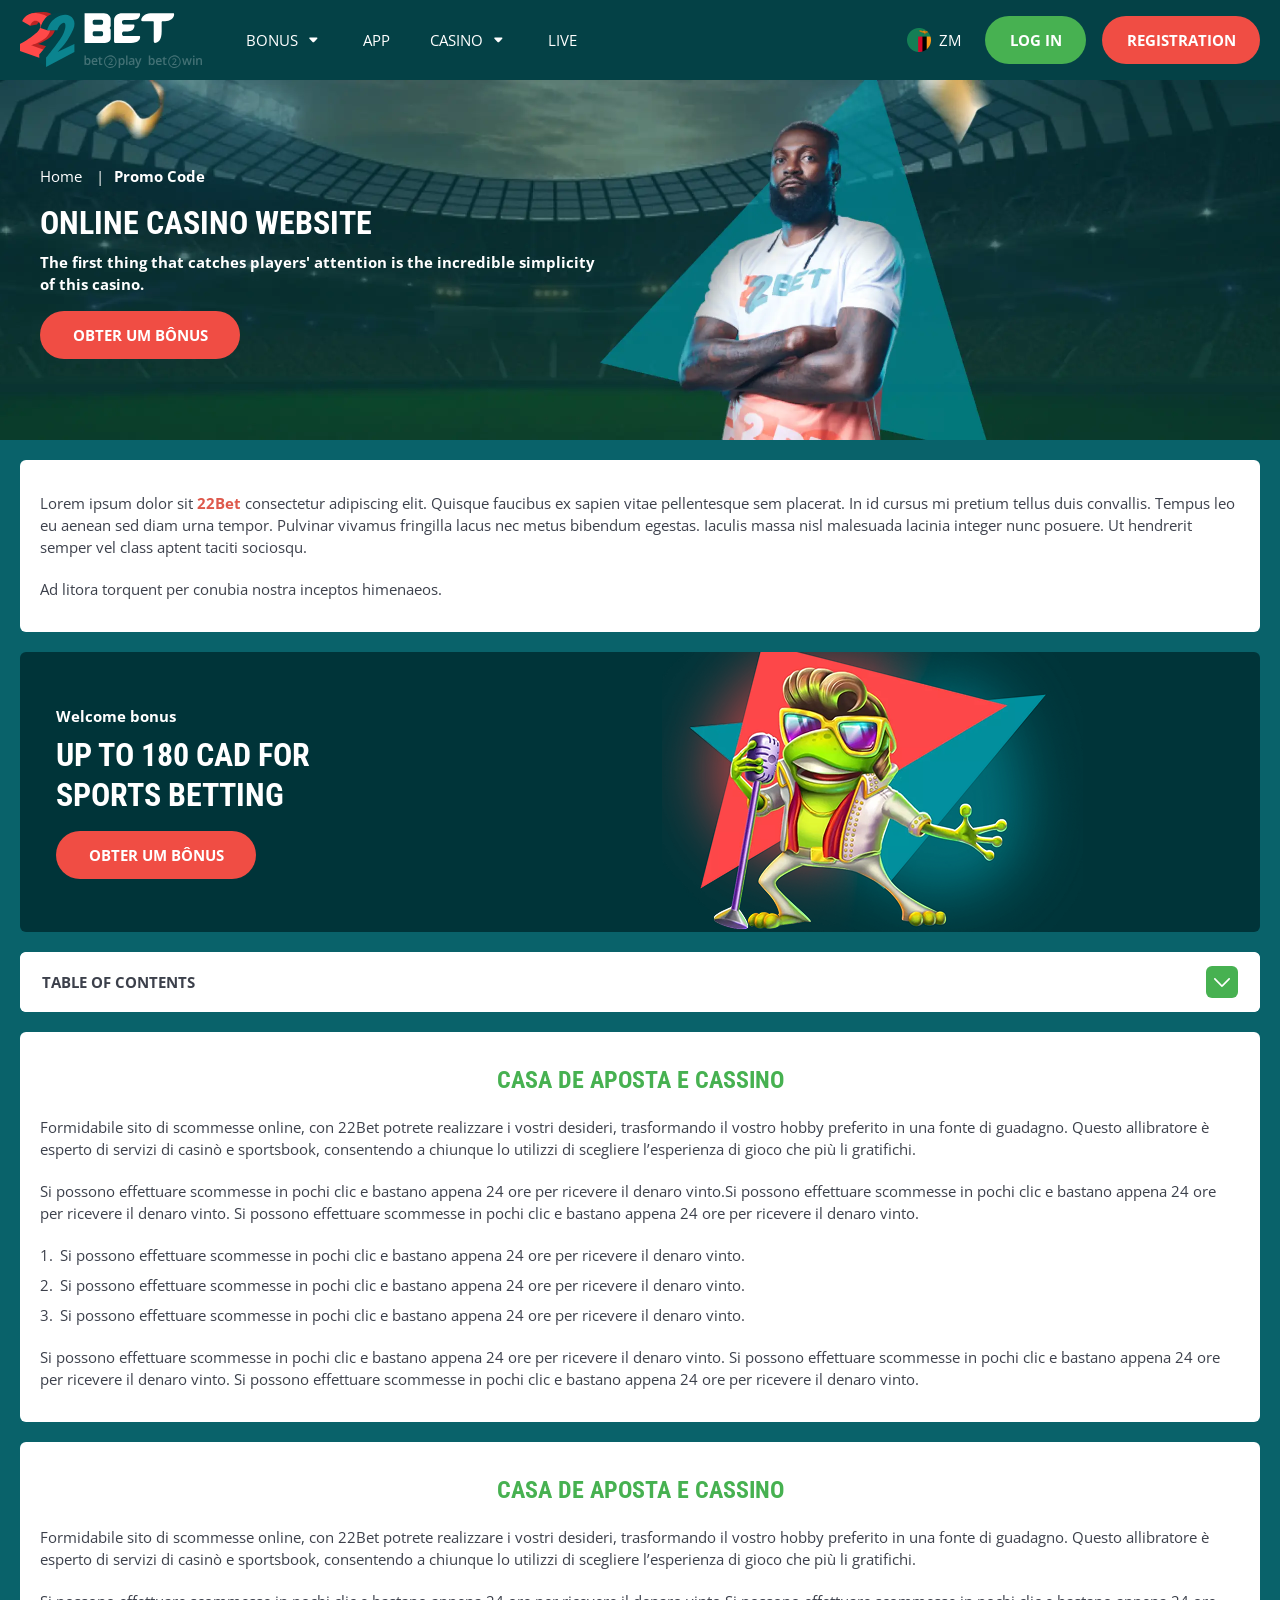
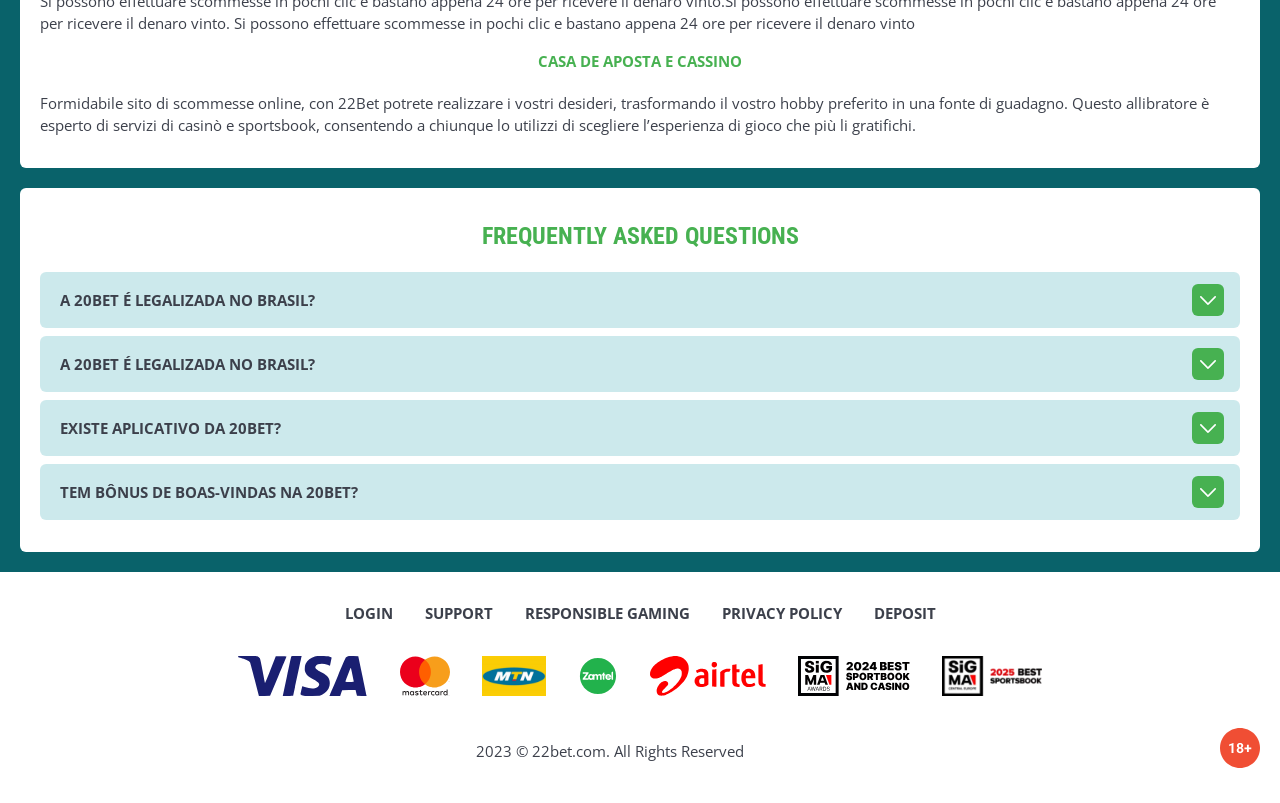
<file: promoCode.html>
<!DOCTYPE html>
<html lang="zm">
  <head>
    <meta charset="UTF-8" />
   
    <meta name="viewport" content="width=device-width, initial-scale=1.0" />
    <title>22Bet </title>
    <meta name="description" content />
    <meta property="og:site_name" content />
    <meta property="og:title" content />
    <meta property="og:type" content="website" />
    <meta property="og:url" content />
    <meta property="og:image" content />
    <meta property="og:image:alt" content />
    <meta property="og:locale" content="zm" />
    <meta property="og:description" content />
    <link rel="preconnect" href="https://fonts.googleapis.com" />
    <link rel="preconnect" href="https://fonts.gstatic.com" crossorigin="anonymous" />
   <link href="https://fonts.googleapis.com/css2?family=Open+Sans:ital,wght@0,300..800;1,300..800&display=swap" rel="stylesheet">
<link href="https://fonts.googleapis.com/css?family=Roboto+Condensed&display=swap" rel="stylesheet">

   <link rel="stylesheet" href="./css/reset.css" />
    <link rel="stylesheet" href="./css/main.css" />
    <link rel="stylesheet" href="./css/media.css"/>
    <link rel="icon" href="./images/Group.png" type="image/x-icon"/>
    <script
    src="https://code.jquery.com/jquery-3.6.1.min.js"
    integrity="sha256-o88AwQnZB+VDvE9tvIXrMQaPlFFSUTR+nldQm1LuPXQ="
    crossorigin="anonymous"
  ></script>
  </head>
  <body>
    <header class="header">
      <section class="content header__content">
        <a href="./index.html" class="logo header__logo"
          ><img src="./images/logo.svg" alt="logo" title
        /></a>
        <button class="header__btn-menu" >
          <svg width="16px" height="16px" viewBox="0 0 16 16" xmlns="http://www.w3.org/2000/svg">
              <rect y="0" width="16" height="3" rx="1.5"></rect>
              <rect y="6.5" width="16" height="3" rx="1.5"></rect>
              <rect y="13" width="16" height="3" rx="1.5"></rect>
            </svg>
        </button>

          <nav class="menu header__menu">
            <ul class="header__menu-list">
                
              <li class="">
              <div class="header__menu-wrapper">
                <div class="js-button-expander js-button-expander--menu" >
                <a href="./bonus.html" >
                <span>Bonus</span>
              </a>
              </div>
              <div class="header__menu-wrap js-expand-content js-expand-content--menu">
                <ul >
                  <li>
                    <a href="./freeSpins.html">
                    <span>Free Spins</span>
                  </a></li>
                  <li><a href="./promoCode.html">
                    <span>Promo Code</span>
                  </a>
                </li>
                  <li><a href="./welcomeBonus.html">
                    <span>Welcome Bonus</span>
                  </a>
                </li>
                <li><a href="./vip.html">
                    <span>VIP</span>
                  </a>
                </li>
                </ul>
              </div>
              </div>
               <a href="./bonus.html" class="header__menu-item">
                <span>Bonus</span>
              </a>
            </li>
              <li>
                <a href="./app.html">
                 App
                </a>
              </li>
              
              <li class="">
              <div class="header__menu-wrapper">
                <div class="js-button-expander js-button-expander--menu" >
                <a href="./casino.html" >
                <span> Casino</span>
              </a>
              </div>
              <div class="header__menu-wrap js-expand-content js-expand-content--menu">
                <ul >
                  <li>
                    <a href="./slots.html">
                    <span>Slots</span>
                  </a></li>
                 
                </ul>
              </div>
              </div>
               <a href="./casino.html" class="header__menu-item">
                <span>Casino</span>
              </a>
            </li>
               <li>
                <a href="./live.html">
               Live
                </a>
              </li>
              <li>
                    <a href="./freeSpins.html">
                    <span>Free Spins</span>
                  </a></li>
                  <li><a href="./promoCode.html">
                    <span>Promo Code</span>
                  </a>
                </li>
                  <li><a href="./welcomeBonus.html">
                    <span>Welcome Bonus</span>
                  </a>
                </li>
                <li><a href="./vip.html">
                    <span>VIP</span>
                  </a>
                </li>
             <li>
                    <a href="./slots.html">
                    <span>Slots</span>
                  </a></li>
             
             
            </ul>
            <div class="header__button header__button-menu " >
              <a href="#" class="button  button__login-menu">log in</a>
              <a href="#" class="button button__menu">registration</a>
            </div>
           
          </nav>
            <a href="" class="header__flag">
                <span><img src="./images/flag.png" alt="flag" title /></span>
                <span>zm</span>
              </a>
            <a href="#" class="button button__login">log in</a>
            <a href="#" class="button button__singup">registration</a>
            <!-- <div id="clock" class="header__time">00:00</div>
             -->
      </section>
    </header>
     <main class="main home main-page">
        <section class=" hero hero__page">
           
            <div class="background ">
              <img src="./images/layout-images/bg-promoCode.webp" alt="hero" title />
              
            </div>
            <div class="hero__wrapper hero__wrapper-page">
              <div class="hero__data hero__data-bonus">
                <ul
                class="breadcrumbs "
                
              >
                <li
                  
                >
                  <a href="#" >
                    <span >Home</span></a
                  >
                 
                </li>
                <li
                  
                >
                  <a href="#" > <span >Promo Code</span></a>
                 
                </li>
              </ul>
                <h1 class="title general hero__title">
                  Online Casino Website
                </h1>
                 <p class="hero__text">The first thing that catches players' attention is the incredible simplicity of this casino.</p>
               
                <a href="#" class="button  hero__button ">Obter um Bônus</a>
               
              </div>
             
            </div>
          </section>
      <section class="main__wrap main__wrap-page">
       
       <section class="content__wrapper content__wrapper-page">

         
        
       
          <section class="content article">
            <p>
             Lorem ipsum dolor sit <a href="#">22Bet</a> consectetur adipiscing elit. Quisque faucibus ex sapien vitae pellentesque sem placerat. In id cursus mi pretium tellus duis convallis. Tempus leo eu aenean sed diam urna tempor. Pulvinar vivamus fringilla lacus nec metus bibendum egestas. Iaculis massa nisl malesuada lacinia integer nunc posuere. Ut hendrerit semper vel class aptent taciti sociosqu.
            </p>
            <p>
             Ad litora torquent per conubia nostra inceptos himenaeos.
            </p>
          </section>
         
             
             <section class="content banner">
            <div class="background  ">
<!--               
              <img src="./images/layout-images/banner-promoCode.webp" alt="banner" title />
               -->
                <div class="banner__decor banner__decorPC">
              
              <img src="./images/layout-images/decor-bannerPC.png" alt="banner" title />
              
            </div>
            </div>
            <div class="banner__info">
              <p class="banner__subtitle">Welcome bonus</p>
              <h2 class="title high banner__title-main">
                  
               up to 180 CAD
for sports betting
              </h2>
            
              <a href="#" class="button banner__button">Obter um Bônus</a>
            </div>
          </section>
        
              <section class="content menu-review__content">
              

            
                <div class="menu__review-desk menu__review-content">Table of Contents</div>
                <ul class="menu__review menu__review-list">
                  <li><a href="#">Casa de Aposta e Cassino</a></li>
                    <li><a href="#">Casa de Aposta e Cassino</a></li>
                      <li><a href="#">Casa de Aposta e Cassino</a></li>
                        <li><a href="#">Casa de Aposta e Cassino</a></li>
                          <li><a href="#">Frequently Asked Questions</a></li>
                 
                </ul>
             
          
          </section>
          
        
          <section class="content article">
            <h2 class="title high article__title">Casa de Aposta e Cassino</h2>
             
            <p>
             Formidabile sito di scommesse online, con 22Bet potrete realizzare i vostri desideri, trasformando il vostro hobby preferito in una fonte di guadagno. Questo allibratore è esperto di servizi di casinò e sportsbook, consentendo a chiunque lo utilizzi di scegliere l’esperienza di gioco che più li gratifichi.
            </p>
            <p>
             Si possono effettuare scommesse in pochi clic e bastano appena 24 ore per ricevere il denaro vinto.Si possono effettuare scommesse in pochi clic e bastano appena 24 ore per ricevere il denaro vinto. Si possono effettuare scommesse in pochi clic e bastano appena 24 ore per ricevere il denaro vinto.
            </p>
           <ol>
              <li>Si possono effettuare scommesse in pochi clic e bastano appena 24 ore per ricevere il denaro vinto.</li>
              <li>Si possono effettuare scommesse in pochi clic e bastano appena 24 ore per ricevere il denaro vinto.</li>
              <li>Si possono effettuare scommesse in pochi clic e bastano appena 24 ore per ricevere il denaro vinto.</li>
            </ol>
            <p>Si possono effettuare scommesse in pochi clic e bastano appena 24 ore per ricevere il denaro vinto. Si possono effettuare scommesse in pochi clic e bastano appena 24 ore per ricevere il denaro vinto. Si possono effettuare scommesse in pochi clic e bastano appena 24 ore per ricevere il denaro vinto.</p>
          </section>
         
         
           <section class="content article">
            <h2 class="title high article__title">Casa de Aposta e Cassino</h2>
            <p>Formidabile sito di scommesse online, con 22Bet potrete realizzare i vostri desideri, trasformando il vostro hobby preferito in una fonte di guadagno. Questo allibratore è esperto di servizi di casinò e sportsbook, consentendo a chiunque lo utilizzi di scegliere l’esperienza di gioco che più li gratifichi.</p>
            <p>Si possono effettuare scommesse in pochi clic e bastano appena 24 ore per ricevere il denaro vinto.Si possono effettuare scommesse in pochi clic e bastano appena 24 ore per ricevere il denaro vinto. Si possono effettuare scommesse in pochi clic e bastano appena 24 ore per ricevere il denaro vinto</p>
            <h3>Casa de Aposta e Cassino</h3>
            <p>Formidabile sito di scommesse online, con 22Bet potrete realizzare i vostri desideri, trasformando il vostro hobby preferito in una fonte di guadagno. Questo allibratore è esperto di servizi di casinò e sportsbook, consentendo a chiunque lo utilizzi di scegliere l’esperienza di gioco che più li gratifichi.</p>
           </section>

          <section class="content faq">
            <h2 class="title high faq__title">Frequently Asked Questions</h2>
            <ul class="faq__list " >
              <li class="faq__item"  >
                <h3 class="title medium faq__subtitle js-button-expander js-button-expander--faq"  >A 20Bet é legalizada no Brasil?
                 </h3>
                <div  class="faq__answer js-expand-content js-expand-content--faq" >
                  <p  >
                    Sim, a casa de apostas tem licença emitida por Curaçao, que é reconhecida no Brasil e a permite atuar por aqui.
                  </p>
                </div>
              </li>
              <li class="faq__item"  >
                <h3 class="title medium faq__subtitle js-button-expander js-button-expander--faq"  >A 20Bet é legalizada no Brasil?</h3>
                <div class="faq__answer js-expand-content js-expand-content--faq" >
                  <p  >
                    Sim, a casa de apostas tem licença emitida por Curaçao, que é reconhecida no Brasil e a permite atuar por aqui.
                  </p>
                </div>
              </li> 
              <li class="faq__item"  >
                <h3 class="title medium faq__subtitle js-button-expander js-button-expander--faq"  >Existe aplicativo da 20Bet?</h3>
                <div class="faq__answer js-expand-content js-expand-content--faq" >
                  <p  >
                   Sim, disponível para sistemas operacionais iOS e Android.
                  </p>
                </div>
              </li> 
              <li class="faq__item"  >
                <h3 class="title medium faq__subtitle js-button-expander js-button-expander--faq"  >Tem bônus de boas-vindas na 20Bet?</h3>
                <div class="faq__answer js-expand-content js-expand-content--faq" >
                  <p  >
                   O pacote especial para novos usuários da 20Bet paga 100% sobre o primeiro depósito, com limite de 600 BRL.
                  </p>
                </div>
              </li> 
             
            </ul>
          </section>
          
        </section> 
      
        <div class=""  onclick="scrollToTop()">
          <button class="main__arrow" id="scrollToTopBtn"></button>
        </div> 
        
      </section>
    </main> 
   <footer class=" footer ">
      <section class="content footer__content">
        <ul class="footer__menu">
         <li><a href="./login.html">Login</a></li>
         <li><a href="./support.html">Support</a></li>
         <li><a href="./responsible.html">Responsible Gaming</a></li>
         <li><a href="./policy.html">Privacy Policy</a></li>
         <li><a href="./deposit.html">Deposit</a></li>
        </ul>
         <ul class="footer__cards-list">
           
            <li>
              <a href="#"
                ><img src="./images/footer-img1.svg" alt="cardpay" title
              /></a>
            </li>
             <li>
              <a href="#"
                ><img src="./images/footer-img2.svg" alt="cardpay" title
              /></a>
            </li>
             <li>
              <a href="#"
                ><img src="./images/footer-img3.svg" alt="cardpay" title
              /></a>
            </li>
             <li>
              <a href="#"
                ><img src="./images/footer-img4.svg" alt="cardpay" title
              /></a>
            </li>
             <li>
              <a href="#"
                ><img src="./images/footer-img5.svg" alt="cardpay" title
              /></a>
            </li>
             <li>
              <a href="#"
                ><img src="./images/footer-img6.svg" alt="cardpay" title
              /></a>
            </li>
             <li>
              <a href="#"
                ><img src="./images/footer-img7.svg" alt="cardpay" title
              /></a>
            </li>
           
            
          </ul>
       
        <div class="footer__wrapp">
          <div class="footer__text">
           
            <p>2023 &copy; 22bet.com. All Rights Reserved
</p>
           
          </div>
          <div class="footer__age">
            <img src="./images/age.svg" alt="age" title />
          </div>
        </div>
      
      </section>
    </footer>
    <script src="./js/arrowUp.js" defer></script>
    <script src="./js/sidebar.js" defer></script>
    <script src="./js/expander.js" defer></script>
    <script src="./js/mobile-menu.js" defer></script>
    <!-- <script src="./js/clock.js" defer></script> -->
  </body>
</html>
</file>
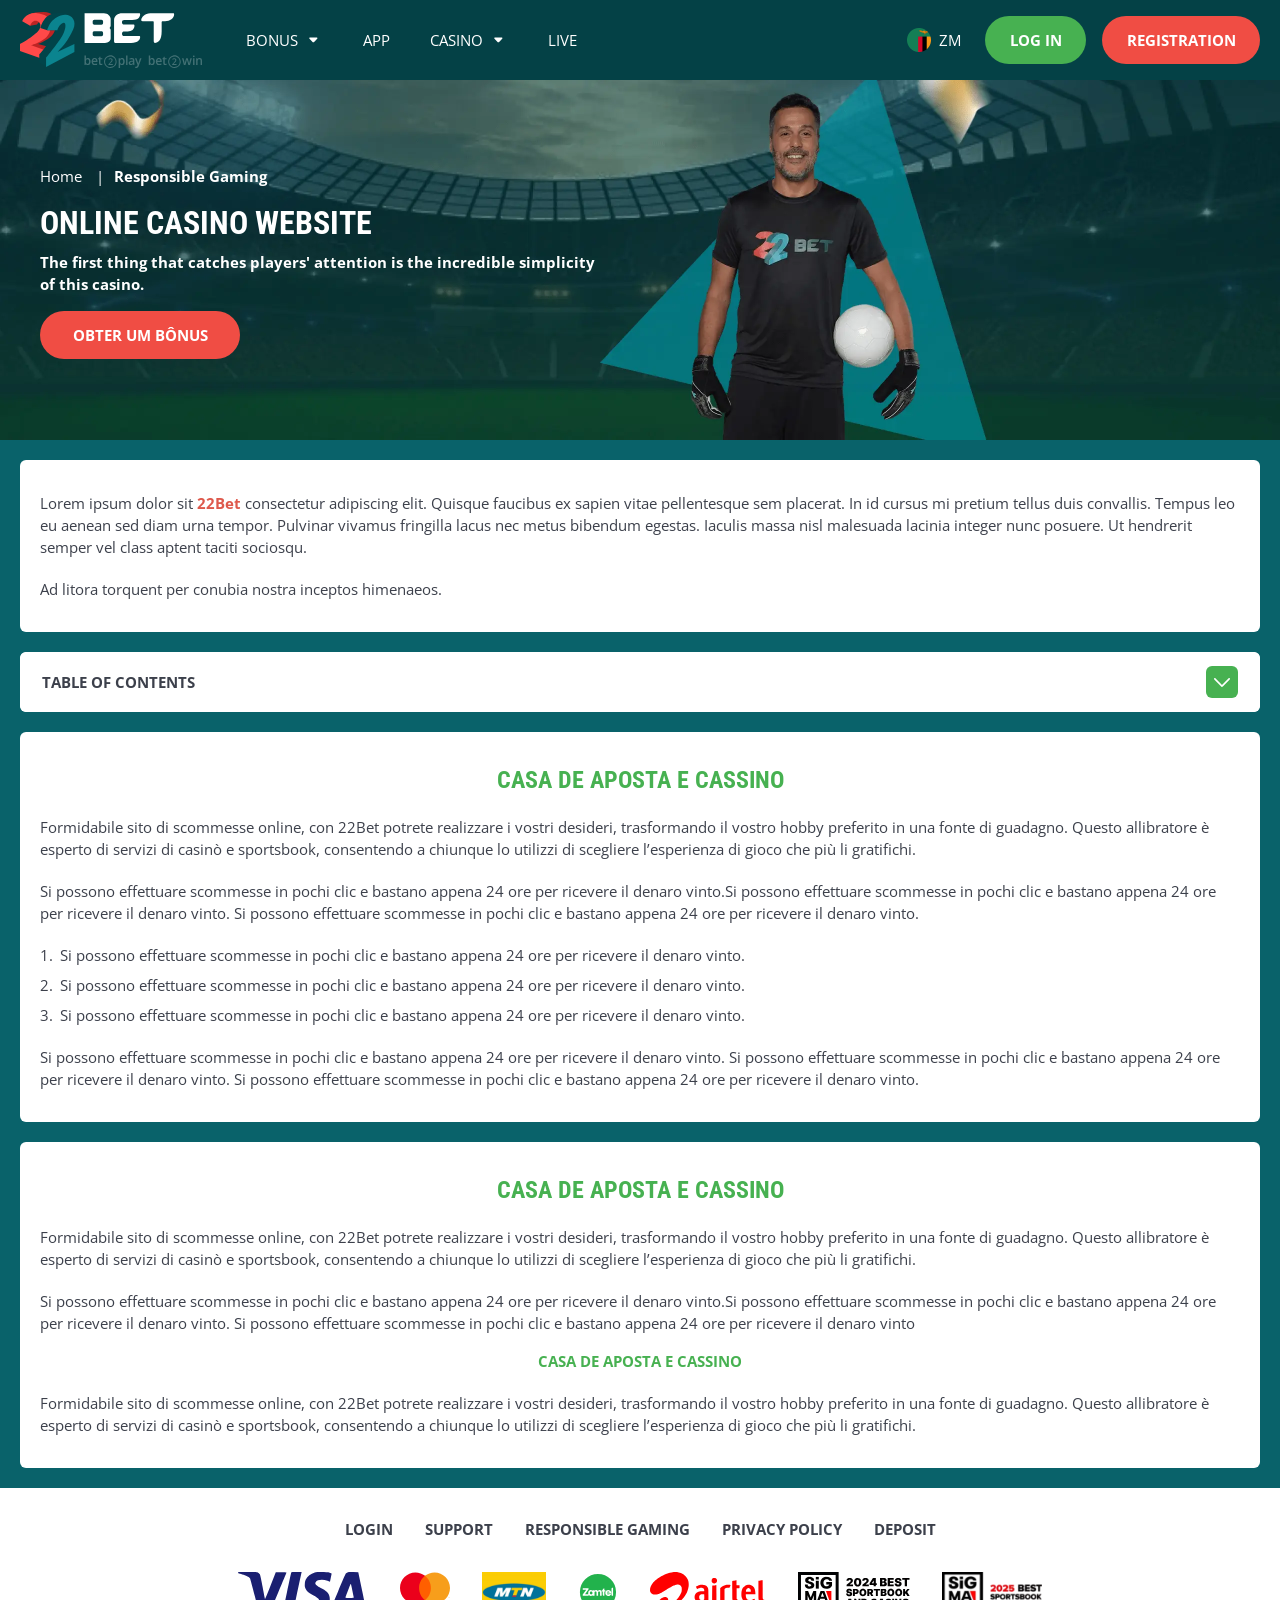
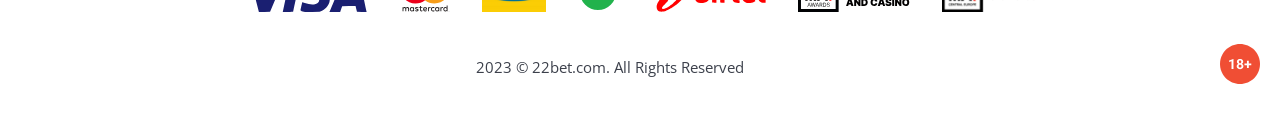
<file: responsible.html>
<!DOCTYPE html>
<html lang="zm">
  <head>
    <meta charset="UTF-8" />
   
    <meta name="viewport" content="width=device-width, initial-scale=1.0" />
    <title>22Bet </title>
    <meta name="description" content />
    <meta property="og:site_name" content />
    <meta property="og:title" content />
    <meta property="og:type" content="website" />
    <meta property="og:url" content />
    <meta property="og:image" content />
    <meta property="og:image:alt" content />
    <meta property="og:locale" content="zm" />
    <meta property="og:description" content />
    <link rel="preconnect" href="https://fonts.googleapis.com" />
    <link rel="preconnect" href="https://fonts.gstatic.com" crossorigin="anonymous" />
   <link href="https://fonts.googleapis.com/css2?family=Open+Sans:ital,wght@0,300..800;1,300..800&display=swap" rel="stylesheet">
<link href="https://fonts.googleapis.com/css?family=Roboto+Condensed&display=swap" rel="stylesheet">

   <link rel="stylesheet" href="./css/reset.css" />
    <link rel="stylesheet" href="./css/main.css" />
    <link rel="stylesheet" href="./css/media.css"/>
    <link rel="icon" href="./images/Group.png" type="image/x-icon"/>
    <script
    src="https://code.jquery.com/jquery-3.6.1.min.js"
    integrity="sha256-o88AwQnZB+VDvE9tvIXrMQaPlFFSUTR+nldQm1LuPXQ="
    crossorigin="anonymous"
  ></script>
  </head>
  <body>
    <header class="header">
      <section class="content header__content">
        <a href="./index.html" class="logo header__logo"
          ><img src="./images/logo.svg" alt="logo" title
        /></a>
        <button class="header__btn-menu" >
          <svg width="16px" height="16px" viewBox="0 0 16 16" xmlns="http://www.w3.org/2000/svg">
              <rect y="0" width="16" height="3" rx="1.5"></rect>
              <rect y="6.5" width="16" height="3" rx="1.5"></rect>
              <rect y="13" width="16" height="3" rx="1.5"></rect>
            </svg>
        </button>

          <nav class="menu header__menu">
            <ul class="header__menu-list">
                
              <li class="">
              <div class="header__menu-wrapper">
                <div class="js-button-expander js-button-expander--menu" >
                <a href="./bonus.html" >
                <span>Bonus</span>
              </a>
              </div>
              <div class="header__menu-wrap js-expand-content js-expand-content--menu">
                <ul >
                  <li>
                    <a href="./freeSpins.html">
                    <span>Free Spins</span>
                  </a></li>
                  <li><a href="./promoCode.html">
                    <span>Promo Code</span>
                  </a>
                </li>
                  <li><a href="./welcomeBonus.html">
                    <span>Welcome Bonus</span>
                  </a>
                </li>
                <li><a href="./vip.html">
                    <span>VIP</span>
                  </a>
                </li>
                </ul>
              </div>
              </div>
               <a href="./bonus.html" class="header__menu-item">
                <span>Bonus</span>
              </a>
            </li>
              <li>
                <a href="./app.html">
                 App
                </a>
              </li>
              
              <li class="">
              <div class="header__menu-wrapper">
                <div class="js-button-expander js-button-expander--menu" >
                <a href="./casino.html" >
                <span> Casino</span>
              </a>
              </div>
              <div class="header__menu-wrap js-expand-content js-expand-content--menu">
                <ul >
                  <li>
                    <a href="./slots.html">
                    <span>Slots</span>
                  </a></li>
                 
                </ul>
              </div>
              </div>
               <a href="./casino.html" class="header__menu-item">
                <span>Casino</span>
              </a>
            </li>
               <li>
                <a href="./live.html">
               Live
                </a>
              </li>
              <li>
                    <a href="./freeSpins.html">
                    <span>Free Spins</span>
                  </a></li>
                  <li><a href="./promoCode.html">
                    <span>Promo Code</span>
                  </a>
                </li>
                  <li><a href="./welcomeBonus.html">
                    <span>Welcome Bonus</span>
                  </a>
                </li>
                <li><a href="./vip.html">
                    <span>VIP</span>
                  </a>
                </li>
             <li>
                    <a href="./slots.html">
                    <span>Slots</span>
                  </a></li>
             
             
            </ul>
            <div class="header__button header__button-menu " >
              <a href="#" class="button  button__login-menu">log in</a>
              <a href="#" class="button button__menu">registration</a>
            </div>
           
          </nav>
          <a href="" class="header__flag">
                <span><img src="./images/flag.png" alt="flag" title /></span>
                <span>zm</span>
              </a>
            <a href="#" class="button button__login">log in</a>
            <a href="#" class="button button__singup">registration</a>
            <!-- <div id="clock" class="header__time">00:00</div>
             -->
      </section>
    </header>
     <main class="main home main-page">
        <section class=" hero hero__page">
           
            <div class="background ">
              <img src="./images/layout-images/bg-responsible.webp" alt="hero" title />
              
            </div>
            <div class="hero__wrapper hero__wrapper-page">
              <div class="hero__data hero__data-bonus">
                <ul
                class="breadcrumbs "
                
              >
                <li
                  
                >
                  <a href="#" >
                    <span >Home</span></a
                  >
                 
                </li>
                <li
                  
                >
                  <a href="#" > <span >Responsible Gaming</span></a>
                 
                </li>
              </ul>
                <h1 class="title general hero__title">
                  Online Casino Website
                </h1>
                 <p class="hero__text">The first thing that catches players' attention is the incredible simplicity of this casino.</p>
               
                <a href="#" class="button  hero__button ">Obter um Bônus</a>
               
              </div>
             
            </div>
          </section>
      <section class="main__wrap main__wrap-page">
       
       <section class="content__wrapper content__wrapper-page">

         
        
       
          <section class="content article">
            <p>
             Lorem ipsum dolor sit <a href="#">22Bet</a> consectetur adipiscing elit. Quisque faucibus ex sapien vitae pellentesque sem placerat. In id cursus mi pretium tellus duis convallis. Tempus leo eu aenean sed diam urna tempor. Pulvinar vivamus fringilla lacus nec metus bibendum egestas. Iaculis massa nisl malesuada lacinia integer nunc posuere. Ut hendrerit semper vel class aptent taciti sociosqu.
            </p>
            <p>
             Ad litora torquent per conubia nostra inceptos himenaeos.
            </p>
          </section>
        
        
              <section class="content menu-review__content">
              

            
                <div class="menu__review-desk menu__review-content">Table of Contents</div>
                <ul class="menu__review menu__review-list">
                  <li><a href="#">Casa de Aposta e Cassino</a></li>
                    <li><a href="#">Casa de Aposta e Cassino</a></li>
                      <li><a href="#">Casa de Aposta e Cassino</a></li>
                        <li><a href="#">Casa de Aposta e Cassino</a></li>
                          <li><a href="#">Frequently Asked Questions</a></li>
                 
                </ul>
             
          
          </section>
          
        
          <section class="content article">
            <h2 class="title high article__title">Casa de Aposta e Cassino</h2>
             
            <p>
             Formidabile sito di scommesse online, con 22Bet potrete realizzare i vostri desideri, trasformando il vostro hobby preferito in una fonte di guadagno. Questo allibratore è esperto di servizi di casinò e sportsbook, consentendo a chiunque lo utilizzi di scegliere l’esperienza di gioco che più li gratifichi.
            </p>
            <p>
             Si possono effettuare scommesse in pochi clic e bastano appena 24 ore per ricevere il denaro vinto.Si possono effettuare scommesse in pochi clic e bastano appena 24 ore per ricevere il denaro vinto. Si possono effettuare scommesse in pochi clic e bastano appena 24 ore per ricevere il denaro vinto.
            </p>
           <ol>
              <li>Si possono effettuare scommesse in pochi clic e bastano appena 24 ore per ricevere il denaro vinto.</li>
              <li>Si possono effettuare scommesse in pochi clic e bastano appena 24 ore per ricevere il denaro vinto.</li>
              <li>Si possono effettuare scommesse in pochi clic e bastano appena 24 ore per ricevere il denaro vinto.</li>
            </ol>
            <p>Si possono effettuare scommesse in pochi clic e bastano appena 24 ore per ricevere il denaro vinto. Si possono effettuare scommesse in pochi clic e bastano appena 24 ore per ricevere il denaro vinto. Si possono effettuare scommesse in pochi clic e bastano appena 24 ore per ricevere il denaro vinto.</p>
          </section>
         
         
           <section class="content article">
            <h2 class="title high article__title">Casa de Aposta e Cassino</h2>
            <p>Formidabile sito di scommesse online, con 22Bet potrete realizzare i vostri desideri, trasformando il vostro hobby preferito in una fonte di guadagno. Questo allibratore è esperto di servizi di casinò e sportsbook, consentendo a chiunque lo utilizzi di scegliere l’esperienza di gioco che più li gratifichi.</p>
            <p>Si possono effettuare scommesse in pochi clic e bastano appena 24 ore per ricevere il denaro vinto.Si possono effettuare scommesse in pochi clic e bastano appena 24 ore per ricevere il denaro vinto. Si possono effettuare scommesse in pochi clic e bastano appena 24 ore per ricevere il denaro vinto</p>
            <h3>Casa de Aposta e Cassino</h3>
            <p>Formidabile sito di scommesse online, con 22Bet potrete realizzare i vostri desideri, trasformando il vostro hobby preferito in una fonte di guadagno. Questo allibratore è esperto di servizi di casinò e sportsbook, consentendo a chiunque lo utilizzi di scegliere l’esperienza di gioco che più li gratifichi.</p>
           </section>

        </section> 
      
        <div class=""  onclick="scrollToTop()">
          <button class="main__arrow" id="scrollToTopBtn"></button>
        </div> 
        
      </section>
    </main> 
     <footer class=" footer ">
      <section class="content footer__content">
        <ul class="footer__menu">
         <li><a href="./login.html">Login</a></li>
         <li><a href="./support.html">Support</a></li>
         <li><a href="./responsible.html">Responsible Gaming</a></li>
         <li><a href="./policy.html">Privacy Policy</a></li>
         <li><a href="./deposit.html">Deposit</a></li>
        </ul>
       
      <ul class="footer__cards-list">
           
            <li>
              <a href="#"
                ><img src="./images/footer-img1.svg" alt="cardpay" title
              /></a>
            </li>
             <li>
              <a href="#"
                ><img src="./images/footer-img2.svg" alt="cardpay" title
              /></a>
            </li>
             <li>
              <a href="#"
                ><img src="./images/footer-img3.svg" alt="cardpay" title
              /></a>
            </li>
             <li>
              <a href="#"
                ><img src="./images/footer-img4.svg" alt="cardpay" title
              /></a>
            </li>
             <li>
              <a href="#"
                ><img src="./images/footer-img5.svg" alt="cardpay" title
              /></a>
            </li>
             <li>
              <a href="#"
                ><img src="./images/footer-img6.svg" alt="cardpay" title
              /></a>
            </li>
             <li>
              <a href="#"
                ><img src="./images/footer-img7.svg" alt="cardpay" title
              /></a>
            </li>
           
            
          </ul>
       
        <div class="footer__wrapp">
          <div class="footer__text">
           
            <p>2023 &copy; 22bet.com. All Rights Reserved
</p>
           
          </div>
          <div class="footer__age">
            <img src="./images/age.svg" alt="age" title />
          </div>
        </div>
      
      </section>
    </footer>
    <script src="./js/arrowUp.js" defer></script>
    <script src="./js/sidebar.js" defer></script>
    <script src="./js/expander.js" defer></script>
    <script src="./js/mobile-menu.js" defer></script>
    <!-- <script src="./js/clock.js" defer></script> -->
  </body>
</html>
</file>
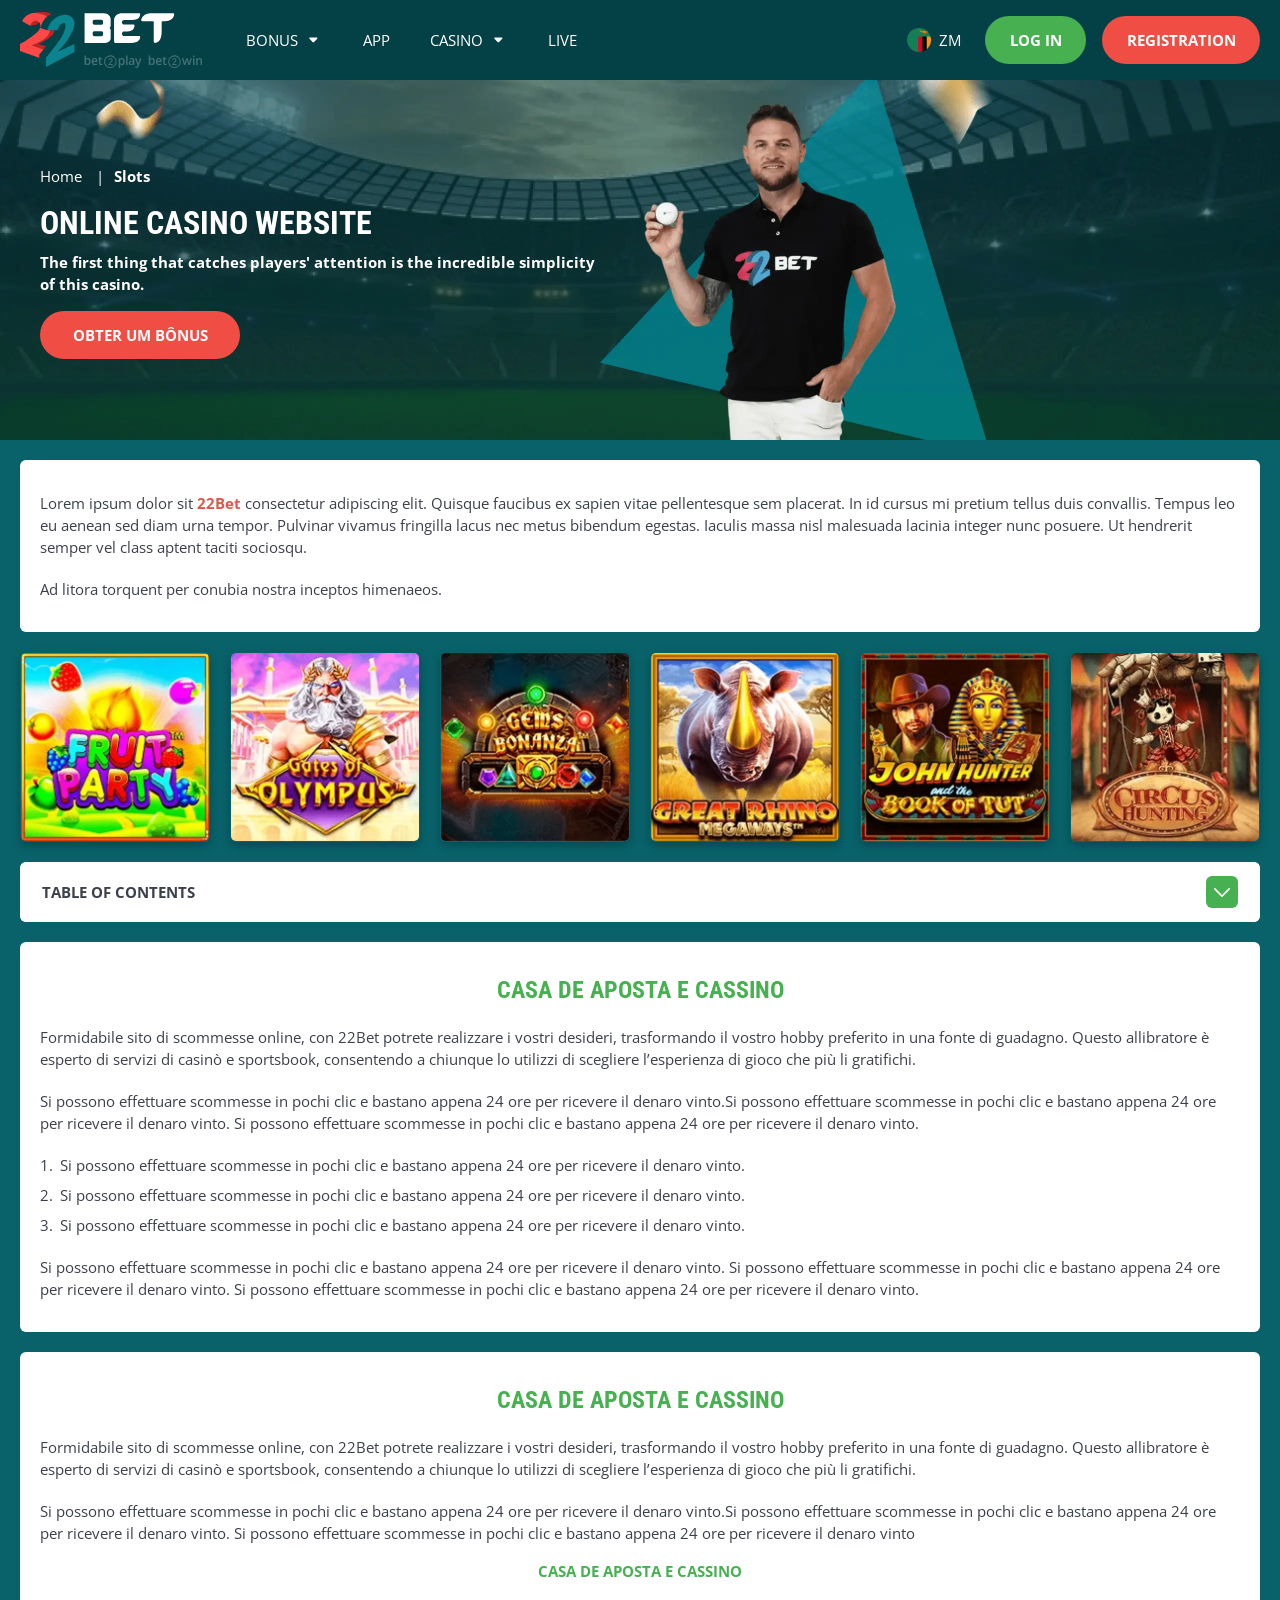
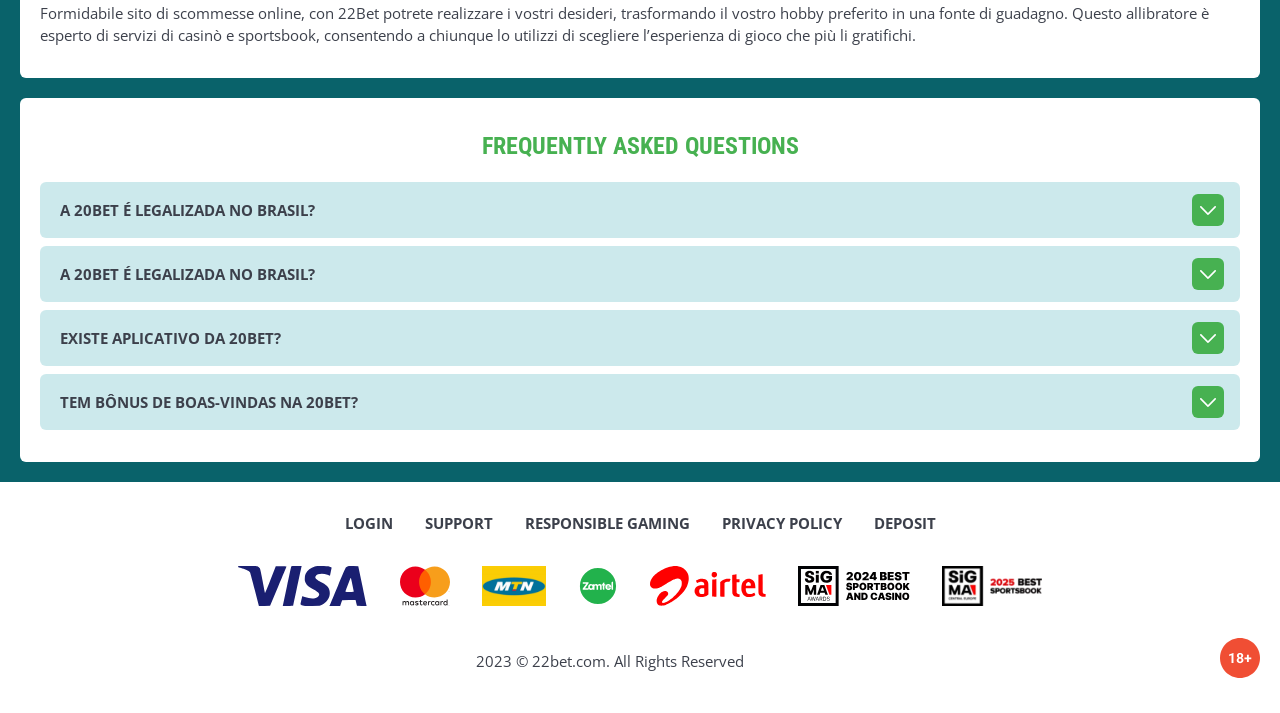
<file: slots.html>
<!DOCTYPE html>
<html lang="zm">
  <head>
    <meta charset="UTF-8" />
   
    <meta name="viewport" content="width=device-width, initial-scale=1.0" />
    <title>22Bet </title>
    <meta name="description" content />
    <meta property="og:site_name" content />
    <meta property="og:title" content />
    <meta property="og:type" content="website" />
    <meta property="og:url" content />
    <meta property="og:image" content />
    <meta property="og:image:alt" content />
    <meta property="og:locale" content="zm" />
    <meta property="og:description" content />
    <link rel="preconnect" href="https://fonts.googleapis.com" />
    <link rel="preconnect" href="https://fonts.gstatic.com" crossorigin="anonymous" />
   <link href="https://fonts.googleapis.com/css2?family=Open+Sans:ital,wght@0,300..800;1,300..800&display=swap" rel="stylesheet">
<link href="https://fonts.googleapis.com/css?family=Roboto+Condensed&display=swap" rel="stylesheet">

   <link rel="stylesheet" href="./css/reset.css" />
    <link rel="stylesheet" href="./css/main.css" />
    <link rel="stylesheet" href="./css/media.css"/>
    <link rel="icon" href="./images/Group.png" type="image/x-icon"/>
    <script
    src="https://code.jquery.com/jquery-3.6.1.min.js"
    integrity="sha256-o88AwQnZB+VDvE9tvIXrMQaPlFFSUTR+nldQm1LuPXQ="
    crossorigin="anonymous"
  ></script>
  </head>
  <body>
    <header class="header">
      <section class="content header__content">
        <a href="./index.html" class="logo header__logo"
          ><img src="./images/logo.svg" alt="logo" title
        /></a>
        <button class="header__btn-menu" >
          <svg width="16px" height="16px" viewBox="0 0 16 16" xmlns="http://www.w3.org/2000/svg">
              <rect y="0" width="16" height="3" rx="1.5"></rect>
              <rect y="6.5" width="16" height="3" rx="1.5"></rect>
              <rect y="13" width="16" height="3" rx="1.5"></rect>
            </svg>
        </button>

          <nav class="menu header__menu">
            <ul class="header__menu-list">
                
              <li class="">
              <div class="header__menu-wrapper">
                <div class="js-button-expander js-button-expander--menu" >
                <a href="./bonus.html" >
                <span>Bonus</span>
              </a>
              </div>
              <div class="header__menu-wrap js-expand-content js-expand-content--menu">
                <ul >
                  <li>
                    <a href="./freeSpins.html">
                    <span>Free Spins</span>
                  </a></li>
                  <li><a href="./promoCode.html">
                    <span>Promo Code</span>
                  </a>
                </li>
                  <li><a href="./welcomeBonus.html">
                    <span>Welcome Bonus</span>
                  </a>
                </li>
                <li><a href="./vip.html">
                    <span>VIP</span>
                  </a>
                </li>
                </ul>
              </div>
              </div>
               <a href="./bonus.html" class="header__menu-item">
                <span>Bonus</span>
              </a>
            </li>
              <li>
                <a href="./app.html">
                 App
                </a>
              </li>
              
              <li class="">
              <div class="header__menu-wrapper">
                <div class="js-button-expander js-button-expander--menu" >
                <a href="./casino.html" >
                <span> Casino</span>
              </a>
              </div>
              <div class="header__menu-wrap js-expand-content js-expand-content--menu">
                <ul >
                  <li>
                    <a href="./slots.html">
                    <span>Slots</span>
                  </a></li>
                 
                </ul>
              </div>
              </div>
               <a href="./casino.html" class="header__menu-item">
                <span>Casino</span>
              </a>
            </li>
               <li>
                <a href="./live.html">
               Live
                </a>
              </li>
              <li>
                    <a href="./freeSpins.html">
                    <span>Free Spins</span>
                  </a></li>
                  <li><a href="./promoCode.html">
                    <span>Promo Code</span>
                  </a>
                </li>
                  <li><a href="./welcomeBonus.html">
                    <span>Welcome Bonus</span>
                  </a>
                </li>
                <li><a href="./vip.html">
                    <span>VIP</span>
                  </a>
                </li>
             <li>
                    <a href="./slots.html">
                    <span>Slots</span>
                  </a></li>
             
             
            </ul>
            <div class="header__button header__button-menu " >
              <a href="#" class="button  button__login-menu">log in</a>
              <a href="#" class="button button__menu">registration</a>
            </div>
           
          </nav>
           <a href="" class="header__flag">
                <span><img src="./images/flag.png" alt="flag" title /></span>
                <span>zm</span>
              </a>
            <a href="#" class="button button__login">log in</a>
            <a href="#" class="button button__singup">registration</a>
            <!-- <div id="clock" class="header__time">00:00</div> -->
           
      </section>
    </header>
     <main class="main home main-page">
        <section class=" hero hero__page">
           
            <div class="background ">
              <img src="./images/slots/bg-slots.webp" alt="hero" title />
              
            </div>
            <div class="hero__wrapper hero__wrapper-page">
              <div class="hero__data hero__data-bonus">
                <ul
                class="breadcrumbs "
                
              >
                <li
                  
                >
                  <a href="#" >
                    <span >Home</span></a
                  >
                 
                </li>
                <li
                  
                >
                  <a href="#" > <span >Slots</span></a>
                 
                </li>
              </ul>
                <h1 class="title general hero__title">
                  Online Casino Website
                </h1>
                 <p class="hero__text">The first thing that catches players' attention is the incredible simplicity of this casino.</p>
               
                <a href="#" class="button  hero__button ">Obter um Bônus</a>
               
              </div>
             
            </div>
          </section>
      <section class="main__wrap main__wrap-page">
       
       <section class="content__wrapper content__wrapper-page">

         
        
       
          <section class="content article">
            <p>
             Lorem ipsum dolor sit <a href="#">22Bet</a> consectetur adipiscing elit. Quisque faucibus ex sapien vitae pellentesque sem placerat. In id cursus mi pretium tellus duis convallis. Tempus leo eu aenean sed diam urna tempor. Pulvinar vivamus fringilla lacus nec metus bibendum egestas. Iaculis massa nisl malesuada lacinia integer nunc posuere. Ut hendrerit semper vel class aptent taciti sociosqu.
            </p>
            <p>
             Ad litora torquent per conubia nostra inceptos himenaeos.
            </p>
          </section>
               <section class="content casino">
           
              <ul class="casino__list">
                <li class="casino__item">
                    <div class="casino__wrapper">
                      <img class="casino__img" src="./images/slots/card-slots1.webp" alt="" title>
                    <div class="casino__hover casino__hover-live">
                        
                        <div class="casino-box">
                            
                        <a href="#" class="button  casino__buttons">Play now</a>
                        </div>
                    </div>
                    </div>
                    
                </li>
                <li class="casino__item">
                  <div class="casino__wrapper">
                    <img class="casino__img" src="./images/slots/card-slots2.webp" alt="" title>
                <div class="casino__hover casino__hover-live">
                      
                        <div class="casino-box">
                            
                        <a href="#" class="button  casino__buttons">Play now</a>
                        </div>
                    </div>
                  </div>
                 
              </li>
              <li class="casino__item">
                <div class="casino__wrapper">
                  <img class="casino__img" src="./images/slots/card-slots3.webp" alt="" title>
               <div class="casino__hover casino__hover-live">
                        
                        <div class="casino-box">
                            
                        <a href="#" class="button  casino__buttons">Play now</a>
                        </div>
                    </div>
               
            </li>
             <li class="casino__item">
                <div class="casino__wrapper">
                  <img class="casino__img" src="./images/slots/card-slots4.webp" alt="" title>
               <div class="casino__hover casino__hover-live">
                        
                        <div class="casino-box">
                            
                        <a href="#" class="button  casino__buttons">Play now</a>
                        </div>
                    </div>
               
            </li>
             <li class="casino__item">
                <div class="casino__wrapper">
                  <img class="casino__img" src="./images/slots/card-slots5.webp" alt="" title>
               <div class="casino__hover casino__hover-live">
                        
                        <div class="casino-box">
                            
                        <a href="#" class="button  casino__buttons">Play now</a>
                        </div>
                    </div>
               
            </li>
              <li class="casino__item">
                <div class="casino__wrapper">
                  <img class="casino__img" src="./images/slots/card-slots6.webp" alt="" title>
               <div class="casino__hover casino__hover-live">
                        
                        <div class="casino-box">
                            
                        <a href="#" class="button  casino__buttons">Play now</a>
                        </div>
                    </div>
               
            </li>
           
    
      

              </ul>
         </section>
             
        
        
              <section class="content menu-review__content">
              

            
                <div class="menu__review-desk menu__review-content">Table of Contents</div>
                <ul class="menu__review menu__review-list">
                  <li><a href="#">Casa de Aposta e Cassino</a></li>
                    <li><a href="#">Casa de Aposta e Cassino</a></li>
                      <li><a href="#">Casa de Aposta e Cassino</a></li>
                        <li><a href="#">Casa de Aposta e Cassino</a></li>
                          <li><a href="#">Frequently Asked Questions</a></li>
                 
                </ul>
             
          
          </section>
          
        
          <section class="content article">
            <h2 class="title high article__title">Casa de Aposta e Cassino</h2>
             
            <p>
             Formidabile sito di scommesse online, con 22Bet potrete realizzare i vostri desideri, trasformando il vostro hobby preferito in una fonte di guadagno. Questo allibratore è esperto di servizi di casinò e sportsbook, consentendo a chiunque lo utilizzi di scegliere l’esperienza di gioco che più li gratifichi.
            </p>
            <p>
             Si possono effettuare scommesse in pochi clic e bastano appena 24 ore per ricevere il denaro vinto.Si possono effettuare scommesse in pochi clic e bastano appena 24 ore per ricevere il denaro vinto. Si possono effettuare scommesse in pochi clic e bastano appena 24 ore per ricevere il denaro vinto.
            </p>
           <ol>
              <li>Si possono effettuare scommesse in pochi clic e bastano appena 24 ore per ricevere il denaro vinto.</li>
              <li>Si possono effettuare scommesse in pochi clic e bastano appena 24 ore per ricevere il denaro vinto.</li>
              <li>Si possono effettuare scommesse in pochi clic e bastano appena 24 ore per ricevere il denaro vinto.</li>
            </ol>
            <p>Si possono effettuare scommesse in pochi clic e bastano appena 24 ore per ricevere il denaro vinto. Si possono effettuare scommesse in pochi clic e bastano appena 24 ore per ricevere il denaro vinto. Si possono effettuare scommesse in pochi clic e bastano appena 24 ore per ricevere il denaro vinto.</p>
          </section>
         
         
           <section class="content article">
            <h2 class="title high article__title">Casa de Aposta e Cassino</h2>
            <p>Formidabile sito di scommesse online, con 22Bet potrete realizzare i vostri desideri, trasformando il vostro hobby preferito in una fonte di guadagno. Questo allibratore è esperto di servizi di casinò e sportsbook, consentendo a chiunque lo utilizzi di scegliere l’esperienza di gioco che più li gratifichi.</p>
            <p>Si possono effettuare scommesse in pochi clic e bastano appena 24 ore per ricevere il denaro vinto.Si possono effettuare scommesse in pochi clic e bastano appena 24 ore per ricevere il denaro vinto. Si possono effettuare scommesse in pochi clic e bastano appena 24 ore per ricevere il denaro vinto</p>
            <h3>Casa de Aposta e Cassino</h3>
            <p>Formidabile sito di scommesse online, con 22Bet potrete realizzare i vostri desideri, trasformando il vostro hobby preferito in una fonte di guadagno. Questo allibratore è esperto di servizi di casinò e sportsbook, consentendo a chiunque lo utilizzi di scegliere l’esperienza di gioco che più li gratifichi.</p>
           </section>

          <section class="content faq">
            <h2 class="title high faq__title">Frequently Asked Questions</h2>
            <ul class="faq__list " >
              <li class="faq__item"  >
                <h3 class="title medium faq__subtitle js-button-expander js-button-expander--faq"  >A 20Bet é legalizada no Brasil?
                 </h3>
                <div  class="faq__answer js-expand-content js-expand-content--faq" >
                  <p  >
                    Sim, a casa de apostas tem licença emitida por Curaçao, que é reconhecida no Brasil e a permite atuar por aqui.
                  </p>
                </div>
              </li>
              <li class="faq__item"  >
                <h3 class="title medium faq__subtitle js-button-expander js-button-expander--faq"  >A 20Bet é legalizada no Brasil?</h3>
                <div class="faq__answer js-expand-content js-expand-content--faq" >
                  <p  >
                    Sim, a casa de apostas tem licença emitida por Curaçao, que é reconhecida no Brasil e a permite atuar por aqui.
                  </p>
                </div>
              </li> 
              <li class="faq__item"  >
                <h3 class="title medium faq__subtitle js-button-expander js-button-expander--faq"  >Existe aplicativo da 20Bet?</h3>
                <div class="faq__answer js-expand-content js-expand-content--faq" >
                  <p  >
                   Sim, disponível para sistemas operacionais iOS e Android.
                  </p>
                </div>
              </li> 
              <li class="faq__item"  >
                <h3 class="title medium faq__subtitle js-button-expander js-button-expander--faq"  >Tem bônus de boas-vindas na 20Bet?</h3>
                <div class="faq__answer js-expand-content js-expand-content--faq" >
                  <p  >
                   O pacote especial para novos usuários da 20Bet paga 100% sobre o primeiro depósito, com limite de 600 BRL.
                  </p>
                </div>
              </li> 
             
            </ul>
          </section>
          
        </section> 
      
        <div class=""  onclick="scrollToTop()">
          <button class="main__arrow" id="scrollToTopBtn"></button>
        </div> 
        
      </section>
    </main> 
      <footer class=" footer ">
      <section class="content footer__content">
        <ul class="footer__menu">
         <li><a href="./login.html">Login</a></li>
         <li><a href="./support.html">Support</a></li>
         <li><a href="./responsible.html">Responsible Gaming</a></li>
         <li><a href="./policy.html">Privacy Policy</a></li>
         <li><a href="./deposit.html">Deposit</a></li>
        </ul>
       
       <ul class="footer__cards-list">
           
            <li>
              <a href="#"
                ><img src="./images/footer-img1.svg" alt="cardpay" title
              /></a>
            </li>
             <li>
              <a href="#"
                ><img src="./images/footer-img2.svg" alt="cardpay" title
              /></a>
            </li>
             <li>
              <a href="#"
                ><img src="./images/footer-img3.svg" alt="cardpay" title
              /></a>
            </li>
             <li>
              <a href="#"
                ><img src="./images/footer-img4.svg" alt="cardpay" title
              /></a>
            </li>
             <li>
              <a href="#"
                ><img src="./images/footer-img5.svg" alt="cardpay" title
              /></a>
            </li>
             <li>
              <a href="#"
                ><img src="./images/footer-img6.svg" alt="cardpay" title
              /></a>
            </li>
             <li>
              <a href="#"
                ><img src="./images/footer-img7.svg" alt="cardpay" title
              /></a>
            </li>
           
            
          </ul>
        <div class="footer__wrapp">
          <div class="footer__text">
           
            <p>2023 &copy; 22bet.com. All Rights Reserved
</p>
           
          </div>
          <div class="footer__age">
            <img src="./images/age.svg" alt="age" title />
          </div>
        </div>
      
      </section>
    </footer>
    <script src="./js/arrowUp.js" defer></script>
    <script src="./js/sidebar.js" defer></script>
    <script src="./js/expander.js" defer></script>
    <script src="./js/mobile-menu.js" defer></script>
    <!-- <script src="./js/clock.js" defer></script> -->
  </body>
</html>
</file>
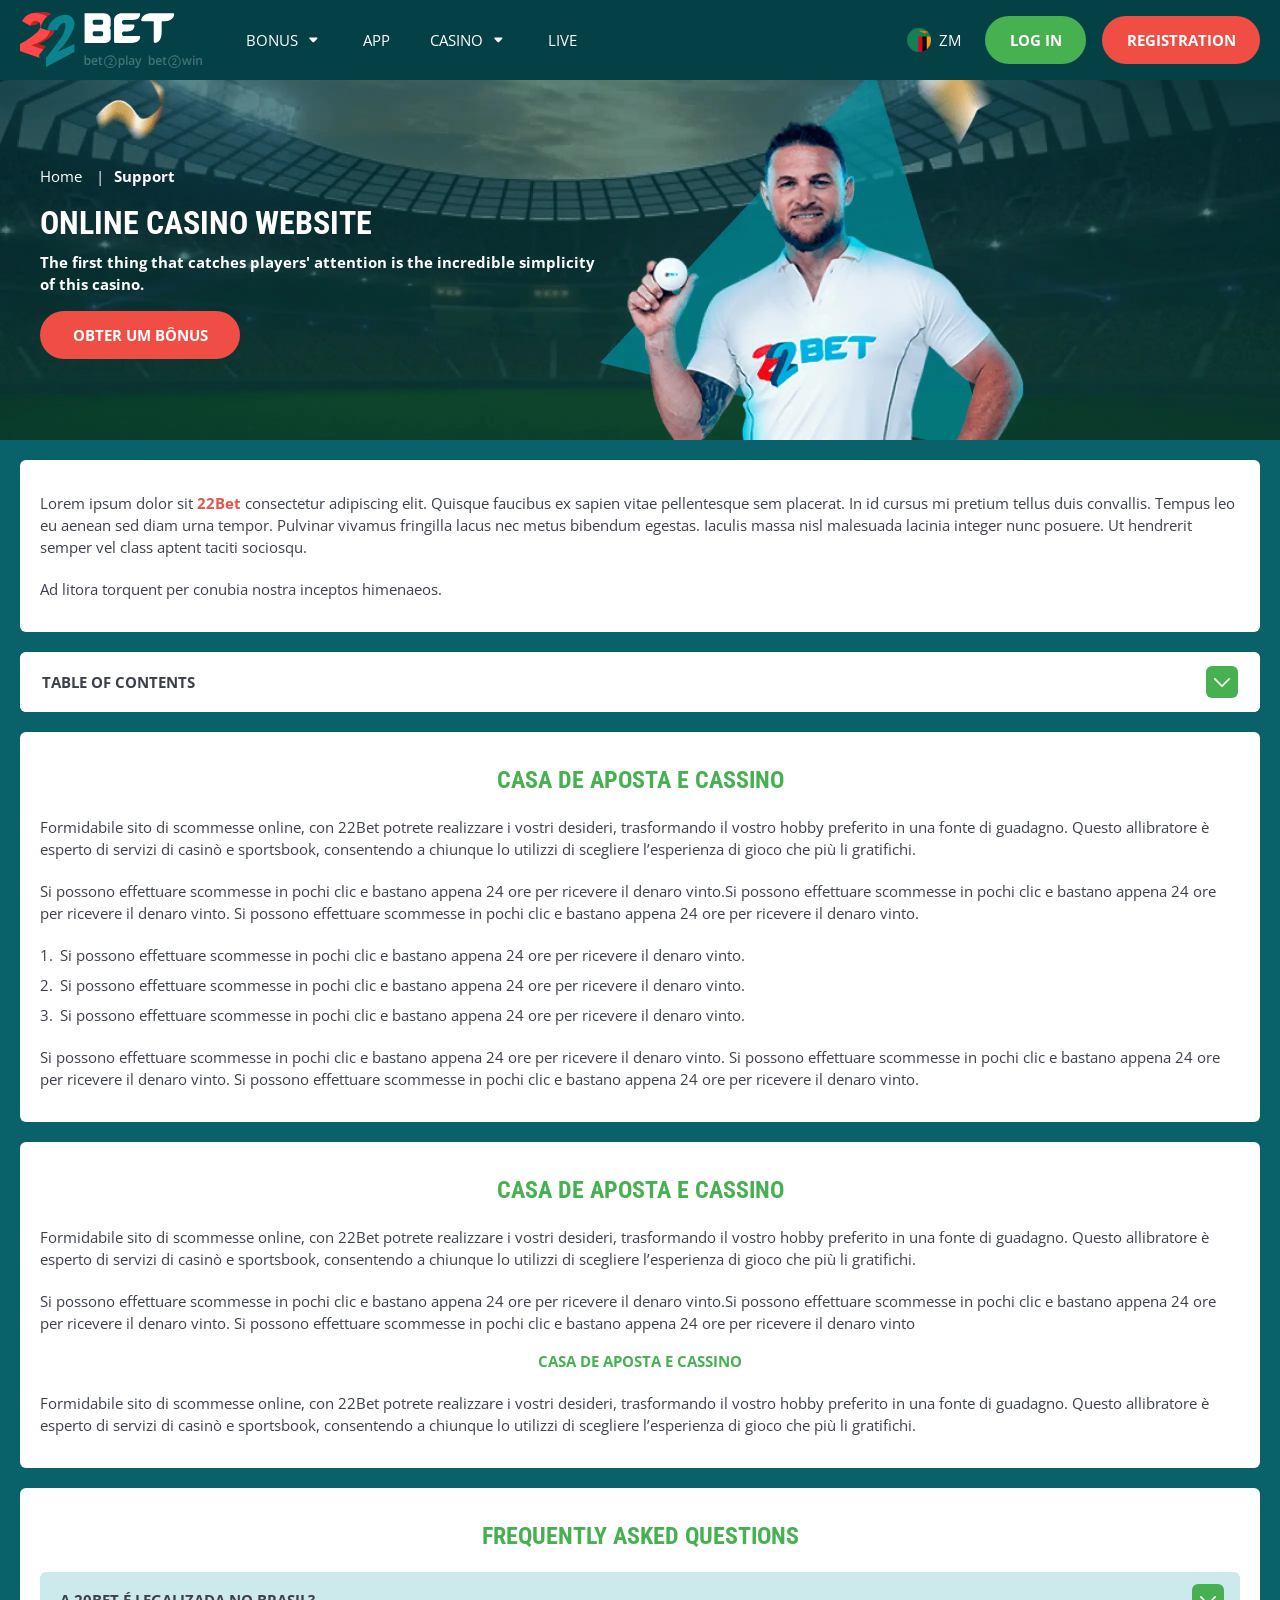
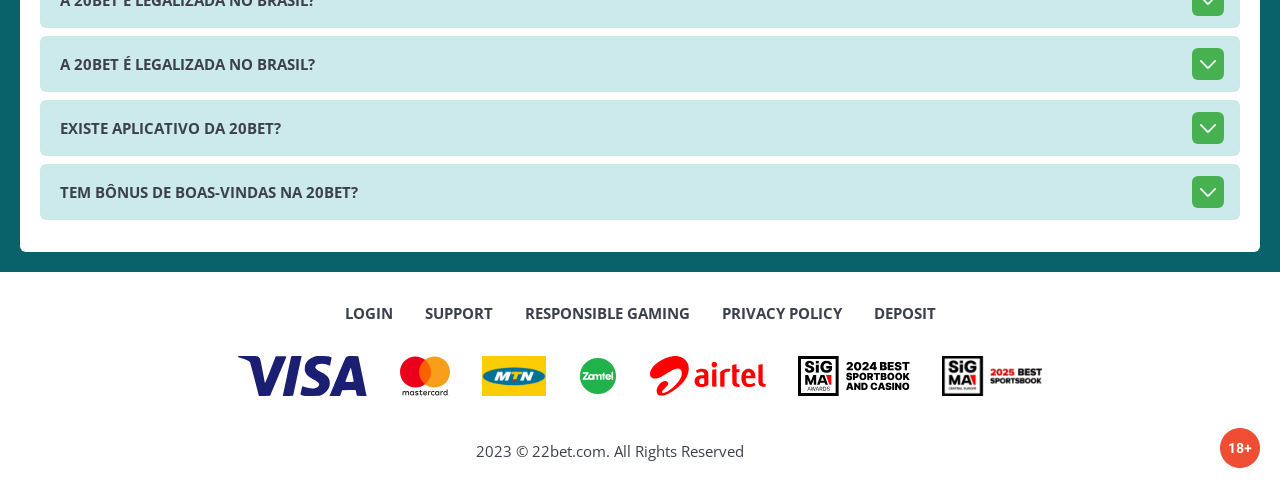
<file: support.html>
<!DOCTYPE html>
<html lang="zm">
  <head>
    <meta charset="UTF-8" />
   
    <meta name="viewport" content="width=device-width, initial-scale=1.0" />
    <title>22Bet </title>
    <meta name="description" content />
    <meta property="og:site_name" content />
    <meta property="og:title" content />
    <meta property="og:type" content="website" />
    <meta property="og:url" content />
    <meta property="og:image" content />
    <meta property="og:image:alt" content />
    <meta property="og:locale" content="zm" />
    <meta property="og:description" content />
    <link rel="preconnect" href="https://fonts.googleapis.com" />
    <link rel="preconnect" href="https://fonts.gstatic.com" crossorigin="anonymous" />
   <link href="https://fonts.googleapis.com/css2?family=Open+Sans:ital,wght@0,300..800;1,300..800&display=swap" rel="stylesheet">
<link href="https://fonts.googleapis.com/css?family=Roboto+Condensed&display=swap" rel="stylesheet">

   <link rel="stylesheet" href="./css/reset.css" />
    <link rel="stylesheet" href="./css/main.css" />
    <link rel="stylesheet" href="./css/media.css"/>
    <link rel="icon" href="./images/Group.png" type="image/x-icon"/>
    <script
    src="https://code.jquery.com/jquery-3.6.1.min.js"
    integrity="sha256-o88AwQnZB+VDvE9tvIXrMQaPlFFSUTR+nldQm1LuPXQ="
    crossorigin="anonymous"
  ></script>
  </head>
  <body>
    <header class="header">
      <section class="content header__content">
        <a href="./index.html" class="logo header__logo"
          ><img src="./images/logo.svg" alt="logo" title
        /></a>
        <button class="header__btn-menu" >
          <svg width="16px" height="16px" viewBox="0 0 16 16" xmlns="http://www.w3.org/2000/svg">
              <rect y="0" width="16" height="3" rx="1.5"></rect>
              <rect y="6.5" width="16" height="3" rx="1.5"></rect>
              <rect y="13" width="16" height="3" rx="1.5"></rect>
            </svg>
        </button>

          <nav class="menu header__menu">
            <ul class="header__menu-list">
                
              <li class="">
              <div class="header__menu-wrapper">
                <div class="js-button-expander js-button-expander--menu" >
                <a href="./bonus.html" >
                <span>Bonus</span>
              </a>
              </div>
              <div class="header__menu-wrap js-expand-content js-expand-content--menu">
                <ul >
                  <li>
                    <a href="./freeSpins.html">
                    <span>Free Spins</span>
                  </a></li>
                  <li><a href="./promoCode.html">
                    <span>Promo Code</span>
                  </a>
                </li>
                  <li><a href="./welcomeBonus.html">
                    <span>Welcome Bonus</span>
                  </a>
                </li>
                <li><a href="./vip.html">
                    <span>VIP</span>
                  </a>
                </li>
                </ul>
              </div>
              </div>
               <a href="./bonus.html" class="header__menu-item">
                <span>Bonus</span>
              </a>
            </li>
              <li>
                <a href="./app.html">
                 App
                </a>
              </li>
              
              <li class="">
              <div class="header__menu-wrapper">
                <div class="js-button-expander js-button-expander--menu" >
                <a href="./casino.html" >
                <span> Casino</span>
              </a>
              </div>
              <div class="header__menu-wrap js-expand-content js-expand-content--menu">
                <ul >
                  <li>
                    <a href="./slots.html">
                    <span>Slots</span>
                  </a></li>
                 
                </ul>
              </div>
              </div>
               <a href="./casino.html" class="header__menu-item">
                <span>Casino</span>
              </a>
            </li>
               <li>
                <a href="./live.html">
               Live
                </a>
              </li>
              <li>
                    <a href="./freeSpins.html">
                    <span>Free Spins</span>
                  </a></li>
                  <li><a href="./promoCode.html">
                    <span>Promo Code</span>
                  </a>
                </li>
                  <li><a href="./welcomeBonus.html">
                    <span>Welcome Bonus</span>
                  </a>
                </li>
                <li><a href="./vip.html">
                    <span>VIP</span>
                  </a>
                </li>
             <li>
                    <a href="./slots.html">
                    <span>Slots</span>
                  </a></li>
             
             
            </ul>
            <div class="header__button header__button-menu " >
              <a href="#" class="button  button__login-menu">log in</a>
              <a href="#" class="button button__menu">registration</a>
            </div>
           
          </nav>
            <a href="" class="header__flag">
                <span><img src="./images/flag.png" alt="flag" title /></span>
                <span>zm</span>
              </a>
            <a href="#" class="button button__login">log in</a>
            <a href="#" class="button button__singup">registration</a>
            <!-- <div id="clock" class="header__time">00:00</div>
           -->
      </section>
    </header>
     <main class="main home main-page">
        <section class=" hero hero__page">
           
            <div class="background ">
              <img src="./images/layout-images/bg-support.webp" alt="hero" title />
              
            </div>
            <div class="hero__wrapper hero__wrapper-page">
              <div class="hero__data hero__data-bonus">
                <ul
                class="breadcrumbs "
                
              >
                <li
                  
                >
                  <a href="#" >
                    <span >Home</span></a
                  >
                 
                </li>
                <li
                  
                >
                  <a href="#" > <span >Support</span></a>
                 
                </li>
              </ul>
                <h1 class="title general hero__title">
                  Online Casino Website
                </h1>
                 <p class="hero__text">The first thing that catches players' attention is the incredible simplicity of this casino.</p>
               
                <a href="#" class="button  hero__button ">Obter um Bônus</a>
               
              </div>
             
            </div>
          </section>
      <section class="main__wrap main__wrap-page">
       
       <section class="content__wrapper content__wrapper-page">

         
        
       
          <section class="content article">
            <p>
             Lorem ipsum dolor sit <a href="#">22Bet</a> consectetur adipiscing elit. Quisque faucibus ex sapien vitae pellentesque sem placerat. In id cursus mi pretium tellus duis convallis. Tempus leo eu aenean sed diam urna tempor. Pulvinar vivamus fringilla lacus nec metus bibendum egestas. Iaculis massa nisl malesuada lacinia integer nunc posuere. Ut hendrerit semper vel class aptent taciti sociosqu.
            </p>
            <p>
             Ad litora torquent per conubia nostra inceptos himenaeos.
            </p>
          </section>
        
        
              <section class="content menu-review__content">
              

            
                <div class="menu__review-desk menu__review-content">Table of Contents</div>
                <ul class="menu__review menu__review-list">
                  <li><a href="#">Casa de Aposta e Cassino</a></li>
                    <li><a href="#">Casa de Aposta e Cassino</a></li>
                      <li><a href="#">Casa de Aposta e Cassino</a></li>
                        <li><a href="#">Casa de Aposta e Cassino</a></li>
                          <li><a href="#">Frequently Asked Questions</a></li>
                 
                </ul>
             
          
          </section>
          
        
          <section class="content article">
            <h2 class="title high article__title">Casa de Aposta e Cassino</h2>
             
            <p>
             Formidabile sito di scommesse online, con 22Bet potrete realizzare i vostri desideri, trasformando il vostro hobby preferito in una fonte di guadagno. Questo allibratore è esperto di servizi di casinò e sportsbook, consentendo a chiunque lo utilizzi di scegliere l’esperienza di gioco che più li gratifichi.
            </p>
            <p>
             Si possono effettuare scommesse in pochi clic e bastano appena 24 ore per ricevere il denaro vinto.Si possono effettuare scommesse in pochi clic e bastano appena 24 ore per ricevere il denaro vinto. Si possono effettuare scommesse in pochi clic e bastano appena 24 ore per ricevere il denaro vinto.
            </p>
           <ol>
              <li>Si possono effettuare scommesse in pochi clic e bastano appena 24 ore per ricevere il denaro vinto.</li>
              <li>Si possono effettuare scommesse in pochi clic e bastano appena 24 ore per ricevere il denaro vinto.</li>
              <li>Si possono effettuare scommesse in pochi clic e bastano appena 24 ore per ricevere il denaro vinto.</li>
            </ol>
            <p>Si possono effettuare scommesse in pochi clic e bastano appena 24 ore per ricevere il denaro vinto. Si possono effettuare scommesse in pochi clic e bastano appena 24 ore per ricevere il denaro vinto. Si possono effettuare scommesse in pochi clic e bastano appena 24 ore per ricevere il denaro vinto.</p>
          </section>
         
         
           <section class="content article">
            <h2 class="title high article__title">Casa de Aposta e Cassino</h2>
            <p>Formidabile sito di scommesse online, con 22Bet potrete realizzare i vostri desideri, trasformando il vostro hobby preferito in una fonte di guadagno. Questo allibratore è esperto di servizi di casinò e sportsbook, consentendo a chiunque lo utilizzi di scegliere l’esperienza di gioco che più li gratifichi.</p>
            <p>Si possono effettuare scommesse in pochi clic e bastano appena 24 ore per ricevere il denaro vinto.Si possono effettuare scommesse in pochi clic e bastano appena 24 ore per ricevere il denaro vinto. Si possono effettuare scommesse in pochi clic e bastano appena 24 ore per ricevere il denaro vinto</p>
            <h3>Casa de Aposta e Cassino</h3>
            <p>Formidabile sito di scommesse online, con 22Bet potrete realizzare i vostri desideri, trasformando il vostro hobby preferito in una fonte di guadagno. Questo allibratore è esperto di servizi di casinò e sportsbook, consentendo a chiunque lo utilizzi di scegliere l’esperienza di gioco che più li gratifichi.</p>
           </section>

          <section class="content faq">
            <h2 class="title high faq__title">Frequently Asked Questions</h2>
            <ul class="faq__list " >
              <li class="faq__item"  >
                <h3 class="title medium faq__subtitle js-button-expander js-button-expander--faq"  >A 20Bet é legalizada no Brasil?
                 </h3>
                <div  class="faq__answer js-expand-content js-expand-content--faq" >
                  <p  >
                    Sim, a casa de apostas tem licença emitida por Curaçao, que é reconhecida no Brasil e a permite atuar por aqui.
                  </p>
                </div>
              </li>
              <li class="faq__item"  >
                <h3 class="title medium faq__subtitle js-button-expander js-button-expander--faq"  >A 20Bet é legalizada no Brasil?</h3>
                <div class="faq__answer js-expand-content js-expand-content--faq" >
                  <p  >
                    Sim, a casa de apostas tem licença emitida por Curaçao, que é reconhecida no Brasil e a permite atuar por aqui.
                  </p>
                </div>
              </li> 
              <li class="faq__item"  >
                <h3 class="title medium faq__subtitle js-button-expander js-button-expander--faq"  >Existe aplicativo da 20Bet?</h3>
                <div class="faq__answer js-expand-content js-expand-content--faq" >
                  <p  >
                   Sim, disponível para sistemas operacionais iOS e Android.
                  </p>
                </div>
              </li> 
              <li class="faq__item"  >
                <h3 class="title medium faq__subtitle js-button-expander js-button-expander--faq"  >Tem bônus de boas-vindas na 20Bet?</h3>
                <div class="faq__answer js-expand-content js-expand-content--faq" >
                  <p  >
                   O pacote especial para novos usuários da 20Bet paga 100% sobre o primeiro depósito, com limite de 600 BRL.
                  </p>
                </div>
              </li> 
             
            </ul>
          </section>
          
        </section> 
      
        <div class=""  onclick="scrollToTop()">
          <button class="main__arrow" id="scrollToTopBtn"></button>
        </div> 
        
      </section>
    </main> 
      <footer class=" footer ">
      <section class="content footer__content">
        <ul class="footer__menu">
         <li><a href="./login.html">Login</a></li>
         <li><a href="./support.html">Support</a></li>
         <li><a href="./responsible.html">Responsible Gaming</a></li>
         <li><a href="./policy.html">Privacy Policy</a></li>
         <li><a href="./deposit.html">Deposit</a></li>
        </ul>
       
        <ul class="footer__cards-list">
           
            <li>
              <a href="#"
                ><img src="./images/footer-img1.svg" alt="cardpay" title
              /></a>
            </li>
             <li>
              <a href="#"
                ><img src="./images/footer-img2.svg" alt="cardpay" title
              /></a>
            </li>
             <li>
              <a href="#"
                ><img src="./images/footer-img3.svg" alt="cardpay" title
              /></a>
            </li>
             <li>
              <a href="#"
                ><img src="./images/footer-img4.svg" alt="cardpay" title
              /></a>
            </li>
             <li>
              <a href="#"
                ><img src="./images/footer-img5.svg" alt="cardpay" title
              /></a>
            </li>
             <li>
              <a href="#"
                ><img src="./images/footer-img6.svg" alt="cardpay" title
              /></a>
            </li>
             <li>
              <a href="#"
                ><img src="./images/footer-img7.svg" alt="cardpay" title
              /></a>
            </li>
           
            
          </ul>
       
        <div class="footer__wrapp">
          <div class="footer__text">
           
            <p>2023 &copy; 22bet.com. All Rights Reserved
</p>
           
          </div>
          <div class="footer__age">
            <img src="./images/age.svg" alt="age" title />
          </div>
        </div>
      
      </section>
    </footer>
    <script src="./js/arrowUp.js" defer></script>
    <script src="./js/sidebar.js" defer></script>
    <script src="./js/expander.js" defer></script>
    <script src="./js/mobile-menu.js" defer></script>
    <!-- <script src="./js/clock.js" defer></script> -->
  </body>
</html>
</file>
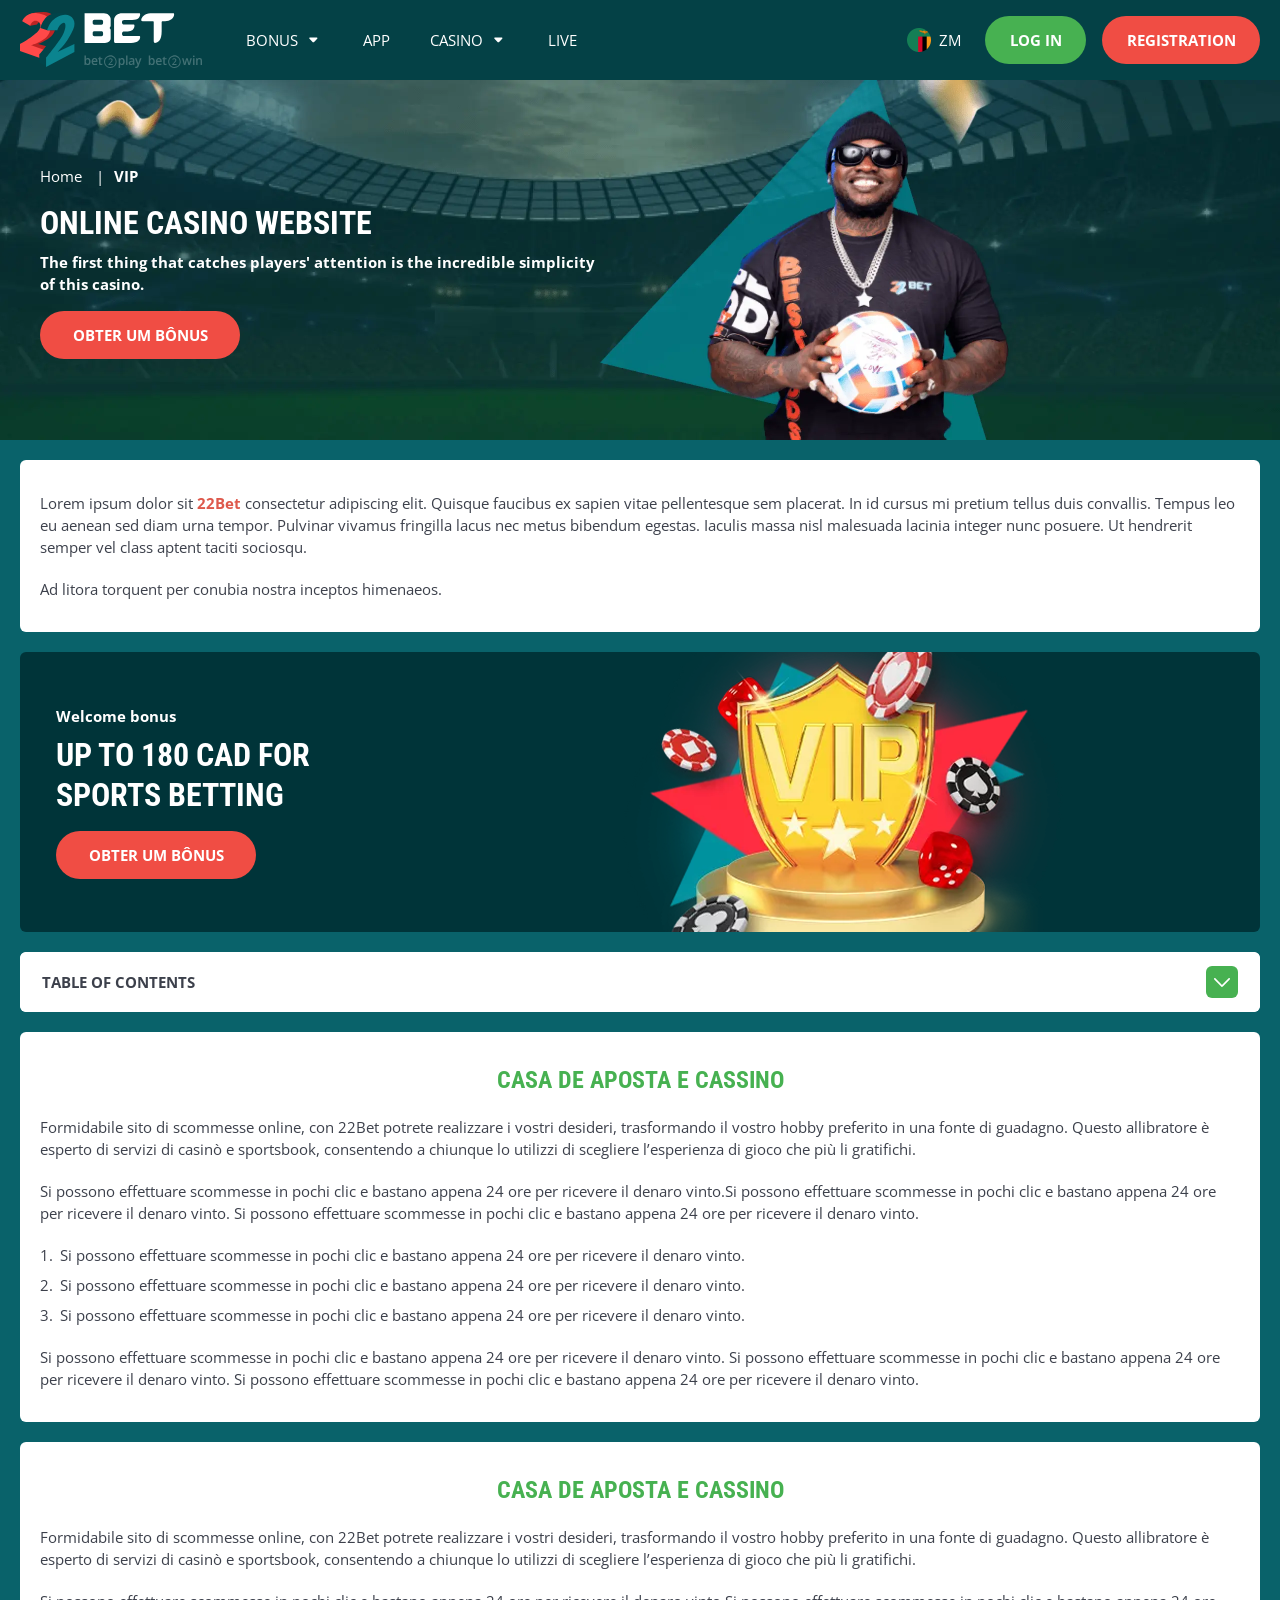
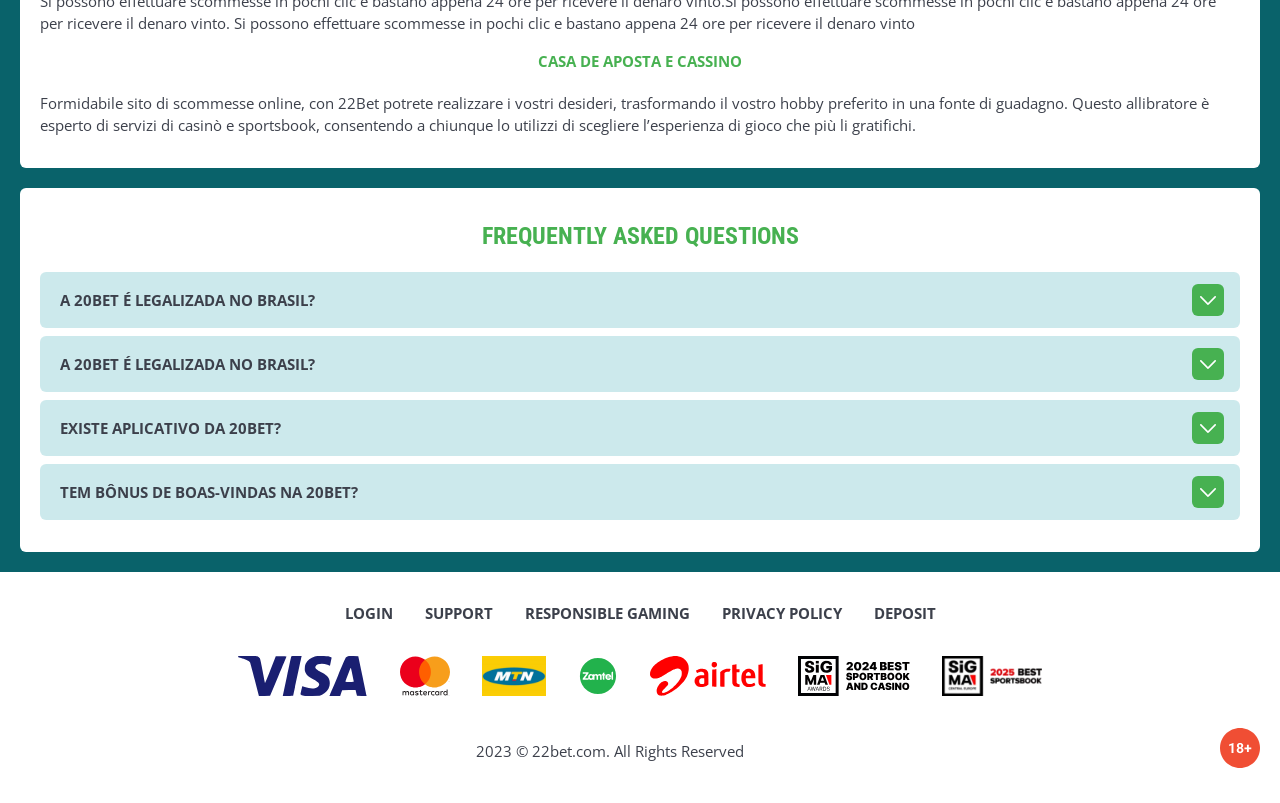
<file: vip.html>
<!DOCTYPE html>
<html lang="zm">
  <head>
    <meta charset="UTF-8" />
   
    <meta name="viewport" content="width=device-width, initial-scale=1.0" />
    <title>22Bet </title>
    <meta name="description" content />
    <meta property="og:site_name" content />
    <meta property="og:title" content />
    <meta property="og:type" content="website" />
    <meta property="og:url" content />
    <meta property="og:image" content />
    <meta property="og:image:alt" content />
    <meta property="og:locale" content="zm" />
    <meta property="og:description" content />
    <link rel="preconnect" href="https://fonts.googleapis.com" />
    <link rel="preconnect" href="https://fonts.gstatic.com" crossorigin="anonymous" />
   <link href="https://fonts.googleapis.com/css2?family=Open+Sans:ital,wght@0,300..800;1,300..800&display=swap" rel="stylesheet">
<link href="https://fonts.googleapis.com/css?family=Roboto+Condensed&display=swap" rel="stylesheet">

   <link rel="stylesheet" href="./css/reset.css" />
    <link rel="stylesheet" href="./css/main.css" />
    <link rel="stylesheet" href="./css/media.css"/>
    <link rel="icon" href="./images/Group.png" type="image/x-icon"/>
    <script
    src="https://code.jquery.com/jquery-3.6.1.min.js"
    integrity="sha256-o88AwQnZB+VDvE9tvIXrMQaPlFFSUTR+nldQm1LuPXQ="
    crossorigin="anonymous"
  ></script>
  </head>
  <body>
    <header class="header">
      <section class="content header__content">
        <a href="./index.html" class="logo header__logo"
          ><img src="./images/logo.svg" alt="logo" title
        /></a>
        <button class="header__btn-menu" >
          <svg width="16px" height="16px" viewBox="0 0 16 16" xmlns="http://www.w3.org/2000/svg">
              <rect y="0" width="16" height="3" rx="1.5"></rect>
              <rect y="6.5" width="16" height="3" rx="1.5"></rect>
              <rect y="13" width="16" height="3" rx="1.5"></rect>
            </svg>
        </button>

          <nav class="menu header__menu">
            <ul class="header__menu-list">
                
              <li class="">
              <div class="header__menu-wrapper">
                <div class="js-button-expander js-button-expander--menu" >
                <a href="./bonus.html" >
                <span>Bonus</span>
              </a>
              </div>
              <div class="header__menu-wrap js-expand-content js-expand-content--menu">
                <ul >
                  <li>
                    <a href="./freeSpins.html">
                    <span>Free Spins</span>
                  </a></li>
                  <li><a href="./promoCode.html">
                    <span>Promo Code</span>
                  </a>
                </li>
                  <li><a href="./welcomeBonus.html">
                    <span>Welcome Bonus</span>
                  </a>
                </li>
                <li><a href="./vip.html">
                    <span>VIP</span>
                  </a>
                </li>
                </ul>
              </div>
              </div>
               <a href="./bonus.html" class="header__menu-item">
                <span>Bonus</span>
              </a>
            </li>
              <li>
                <a href="./app.html">
                 App
                </a>
              </li>
              
              <li class="">
              <div class="header__menu-wrapper">
                <div class="js-button-expander js-button-expander--menu" >
                <a href="./casino.html" >
                <span> Casino</span>
              </a>
              </div>
              <div class="header__menu-wrap js-expand-content js-expand-content--menu">
                <ul >
                  <li>
                    <a href="./slots.html">
                    <span>Slots</span>
                  </a></li>
                 
                </ul>
              </div>
              </div>
               <a href="./casino.html" class="header__menu-item">
                <span>Casino</span>
              </a>
            </li>
               <li>
                <a href="./live.html">
               Live
                </a>
              </li>
              <li>
                    <a href="./freeSpins.html">
                    <span>Free Spins</span>
                  </a></li>
                  <li><a href="./promoCode.html">
                    <span>Promo Code</span>
                  </a>
                </li>
                  <li><a href="./welcomeBonus.html">
                    <span>Welcome Bonus</span>
                  </a>
                </li>
                <li><a href="./vip.html">
                    <span>VIP</span>
                  </a>
                </li>
             <li>
                    <a href="./slots.html">
                    <span>Slots</span>
                  </a></li>
             
             
            </ul>
            <div class="header__button header__button-menu " >
              <a href="#" class="button  button__login-menu">log in</a>
              <a href="#" class="button button__menu">registration</a>
            </div>
           
          </nav>
            <a href="" class="header__flag">
                <span><img src="./images/flag.png" alt="flag" title /></span>
                <span>zm</span>
              </a>
            <a href="#" class="button button__login">log in</a>
            <a href="#" class="button button__singup">registration</a>
            <!-- <div id="clock" class="header__time">00:00</div>
           -->
      </section>
    </header>
     <main class="main home main-page">
        <section class=" hero hero__page">
           
            <div class="background background-page">
              <img src="./images/layout-images/bg-vip.webp" alt="hero" title />
              
            </div>
            <div class="hero__wrapper hero__wrapper-page">
              <div class="hero__data hero__data-bonus">
                <ul
                class="breadcrumbs "
                
              >
                <li
                  
                >
                  <a href="#" >
                    <span >Home</span></a
                  >
                 
                </li>
                <li
                  
                >
                  <a href="#" > <span >VIP</span></a>
                 
                </li>
              </ul>
                <h1 class="title general hero__title">
                  Online Casino Website
                </h1>
                 <p class="hero__text">The first thing that catches players' attention is the incredible simplicity of this casino.</p>
               
                <a href="#" class="button  hero__button ">Obter um Bônus</a>
               
              </div>
             
            </div>
          </section>
      <section class="main__wrap main__wrap-page">
       
       <section class="content__wrapper content__wrapper-page">

         
        
       
          <section class="content article">
            <p>
             Lorem ipsum dolor sit <a href="#">22Bet</a> consectetur adipiscing elit. Quisque faucibus ex sapien vitae pellentesque sem placerat. In id cursus mi pretium tellus duis convallis. Tempus leo eu aenean sed diam urna tempor. Pulvinar vivamus fringilla lacus nec metus bibendum egestas. Iaculis massa nisl malesuada lacinia integer nunc posuere. Ut hendrerit semper vel class aptent taciti sociosqu.
            </p>
            <p>
             Ad litora torquent per conubia nostra inceptos himenaeos.
            </p>
          </section>
         
             
             <section class="content banner">
            <div class="background banner__background banner__background-page">
              
              <!-- <img src="./images/layout-images/banner-vip.webp" alt="banner" title />
               -->
                <div class="banner__decor">
              
              <img src="./images/layout-images/decor-bannerVip.png" alt="banner" title />
              
            </div>
            </div>
            <div class="banner__info">
               <p class="banner__subtitle">Welcome bonus</p>
              <h2 class="title high banner__title-main">
                 
               up to 180 CAD
for sports betting
              </h2>
            
              <a href="#" class="button banner__button">Obter um Bônus</a>
            </div>
          </section>
        
              <section class="content menu-review__content">
              

            
                <div class="menu__review-desk menu__review-content">Table of Contents</div>
                <ul class="menu__review menu__review-list">
                  <li><a href="#">Casa de Aposta e Cassino</a></li>
                    <li><a href="#">Casa de Aposta e Cassino</a></li>
                      <li><a href="#">Casa de Aposta e Cassino</a></li>
                        <li><a href="#">Casa de Aposta e Cassino</a></li>
                          <li><a href="#">Frequently Asked Questions</a></li>
                 
                </ul>
             
          
          </section>
          
        
          <section class="content article">
            <h2 class="title high article__title">Casa de Aposta e Cassino</h2>
             
            <p>
             Formidabile sito di scommesse online, con 22Bet potrete realizzare i vostri desideri, trasformando il vostro hobby preferito in una fonte di guadagno. Questo allibratore è esperto di servizi di casinò e sportsbook, consentendo a chiunque lo utilizzi di scegliere l’esperienza di gioco che più li gratifichi.
            </p>
            <p>
             Si possono effettuare scommesse in pochi clic e bastano appena 24 ore per ricevere il denaro vinto.Si possono effettuare scommesse in pochi clic e bastano appena 24 ore per ricevere il denaro vinto. Si possono effettuare scommesse in pochi clic e bastano appena 24 ore per ricevere il denaro vinto.
            </p>
           <ol>
              <li>Si possono effettuare scommesse in pochi clic e bastano appena 24 ore per ricevere il denaro vinto.</li>
              <li>Si possono effettuare scommesse in pochi clic e bastano appena 24 ore per ricevere il denaro vinto.</li>
              <li>Si possono effettuare scommesse in pochi clic e bastano appena 24 ore per ricevere il denaro vinto.</li>
            </ol>
            <p>Si possono effettuare scommesse in pochi clic e bastano appena 24 ore per ricevere il denaro vinto. Si possono effettuare scommesse in pochi clic e bastano appena 24 ore per ricevere il denaro vinto. Si possono effettuare scommesse in pochi clic e bastano appena 24 ore per ricevere il denaro vinto.</p>
          </section>
         
         
           <section class="content article">
            <h2 class="title high article__title">Casa de Aposta e Cassino</h2>
            <p>Formidabile sito di scommesse online, con 22Bet potrete realizzare i vostri desideri, trasformando il vostro hobby preferito in una fonte di guadagno. Questo allibratore è esperto di servizi di casinò e sportsbook, consentendo a chiunque lo utilizzi di scegliere l’esperienza di gioco che più li gratifichi.</p>
            <p>Si possono effettuare scommesse in pochi clic e bastano appena 24 ore per ricevere il denaro vinto.Si possono effettuare scommesse in pochi clic e bastano appena 24 ore per ricevere il denaro vinto. Si possono effettuare scommesse in pochi clic e bastano appena 24 ore per ricevere il denaro vinto</p>
            <h3>Casa de Aposta e Cassino</h3>
            <p>Formidabile sito di scommesse online, con 22Bet potrete realizzare i vostri desideri, trasformando il vostro hobby preferito in una fonte di guadagno. Questo allibratore è esperto di servizi di casinò e sportsbook, consentendo a chiunque lo utilizzi di scegliere l’esperienza di gioco che più li gratifichi.</p>
           </section>

          <section class="content faq">
            <h2 class="title high faq__title">Frequently Asked Questions</h2>
            <ul class="faq__list " >
              <li class="faq__item"  >
                <h3 class="title medium faq__subtitle js-button-expander js-button-expander--faq"  >A 20Bet é legalizada no Brasil?
                 </h3>
                <div  class="faq__answer js-expand-content js-expand-content--faq" >
                  <p  >
                    Sim, a casa de apostas tem licença emitida por Curaçao, que é reconhecida no Brasil e a permite atuar por aqui.
                  </p>
                </div>
              </li>
              <li class="faq__item"  >
                <h3 class="title medium faq__subtitle js-button-expander js-button-expander--faq"  >A 20Bet é legalizada no Brasil?</h3>
                <div class="faq__answer js-expand-content js-expand-content--faq" >
                  <p  >
                    Sim, a casa de apostas tem licença emitida por Curaçao, que é reconhecida no Brasil e a permite atuar por aqui.
                  </p>
                </div>
              </li> 
              <li class="faq__item"  >
                <h3 class="title medium faq__subtitle js-button-expander js-button-expander--faq"  >Existe aplicativo da 20Bet?</h3>
                <div class="faq__answer js-expand-content js-expand-content--faq" >
                  <p  >
                   Sim, disponível para sistemas operacionais iOS e Android.
                  </p>
                </div>
              </li> 
              <li class="faq__item"  >
                <h3 class="title medium faq__subtitle js-button-expander js-button-expander--faq"  >Tem bônus de boas-vindas na 20Bet?</h3>
                <div class="faq__answer js-expand-content js-expand-content--faq" >
                  <p  >
                   O pacote especial para novos usuários da 20Bet paga 100% sobre o primeiro depósito, com limite de 600 BRL.
                  </p>
                </div>
              </li> 
             
            </ul>
          </section>
          
        </section> 
      
        <div class=""  onclick="scrollToTop()">
          <button class="main__arrow" id="scrollToTopBtn"></button>
        </div> 
        
      </section>
    </main> 
       <footer class=" footer ">
      <section class="content footer__content">
        <ul class="footer__menu">
         <li><a href="./login.html">Login</a></li>
         <li><a href="./support.html">Support</a></li>
         <li><a href="./responsible.html">Responsible Gaming</a></li>
         <li><a href="./policy.html">Privacy Policy</a></li>
         <li><a href="./deposit.html">Deposit</a></li>
        </ul>
       
          <ul class="footer__cards-list">
           
            <li>
              <a href="#"
                ><img src="./images/footer-img1.svg" alt="cardpay" title
              /></a>
            </li>
             <li>
              <a href="#"
                ><img src="./images/footer-img2.svg" alt="cardpay" title
              /></a>
            </li>
             <li>
              <a href="#"
                ><img src="./images/footer-img3.svg" alt="cardpay" title
              /></a>
            </li>
             <li>
              <a href="#"
                ><img src="./images/footer-img4.svg" alt="cardpay" title
              /></a>
            </li>
             <li>
              <a href="#"
                ><img src="./images/footer-img5.svg" alt="cardpay" title
              /></a>
            </li>
             <li>
              <a href="#"
                ><img src="./images/footer-img6.svg" alt="cardpay" title
              /></a>
            </li>
             <li>
              <a href="#"
                ><img src="./images/footer-img7.svg" alt="cardpay" title
              /></a>
            </li>
           
            
          </ul>
       
        <div class="footer__wrapp">
          <div class="footer__text">
           
            <p>2023 &copy; 22bet.com. All Rights Reserved
</p>
           
          </div>
          <div class="footer__age">
            <img src="./images/age.svg" alt="age" title />
          </div>
        </div>
      
      </section>
    </footer>
    <script src="./js/arrowUp.js" defer></script>
    <script src="./js/sidebar.js" defer></script>
    <script src="./js/expander.js" defer></script>
    <script src="./js/mobile-menu.js" defer></script>
    <!-- <script src="./js/clock.js" defer></script> -->
  </body>
</html>
</file>
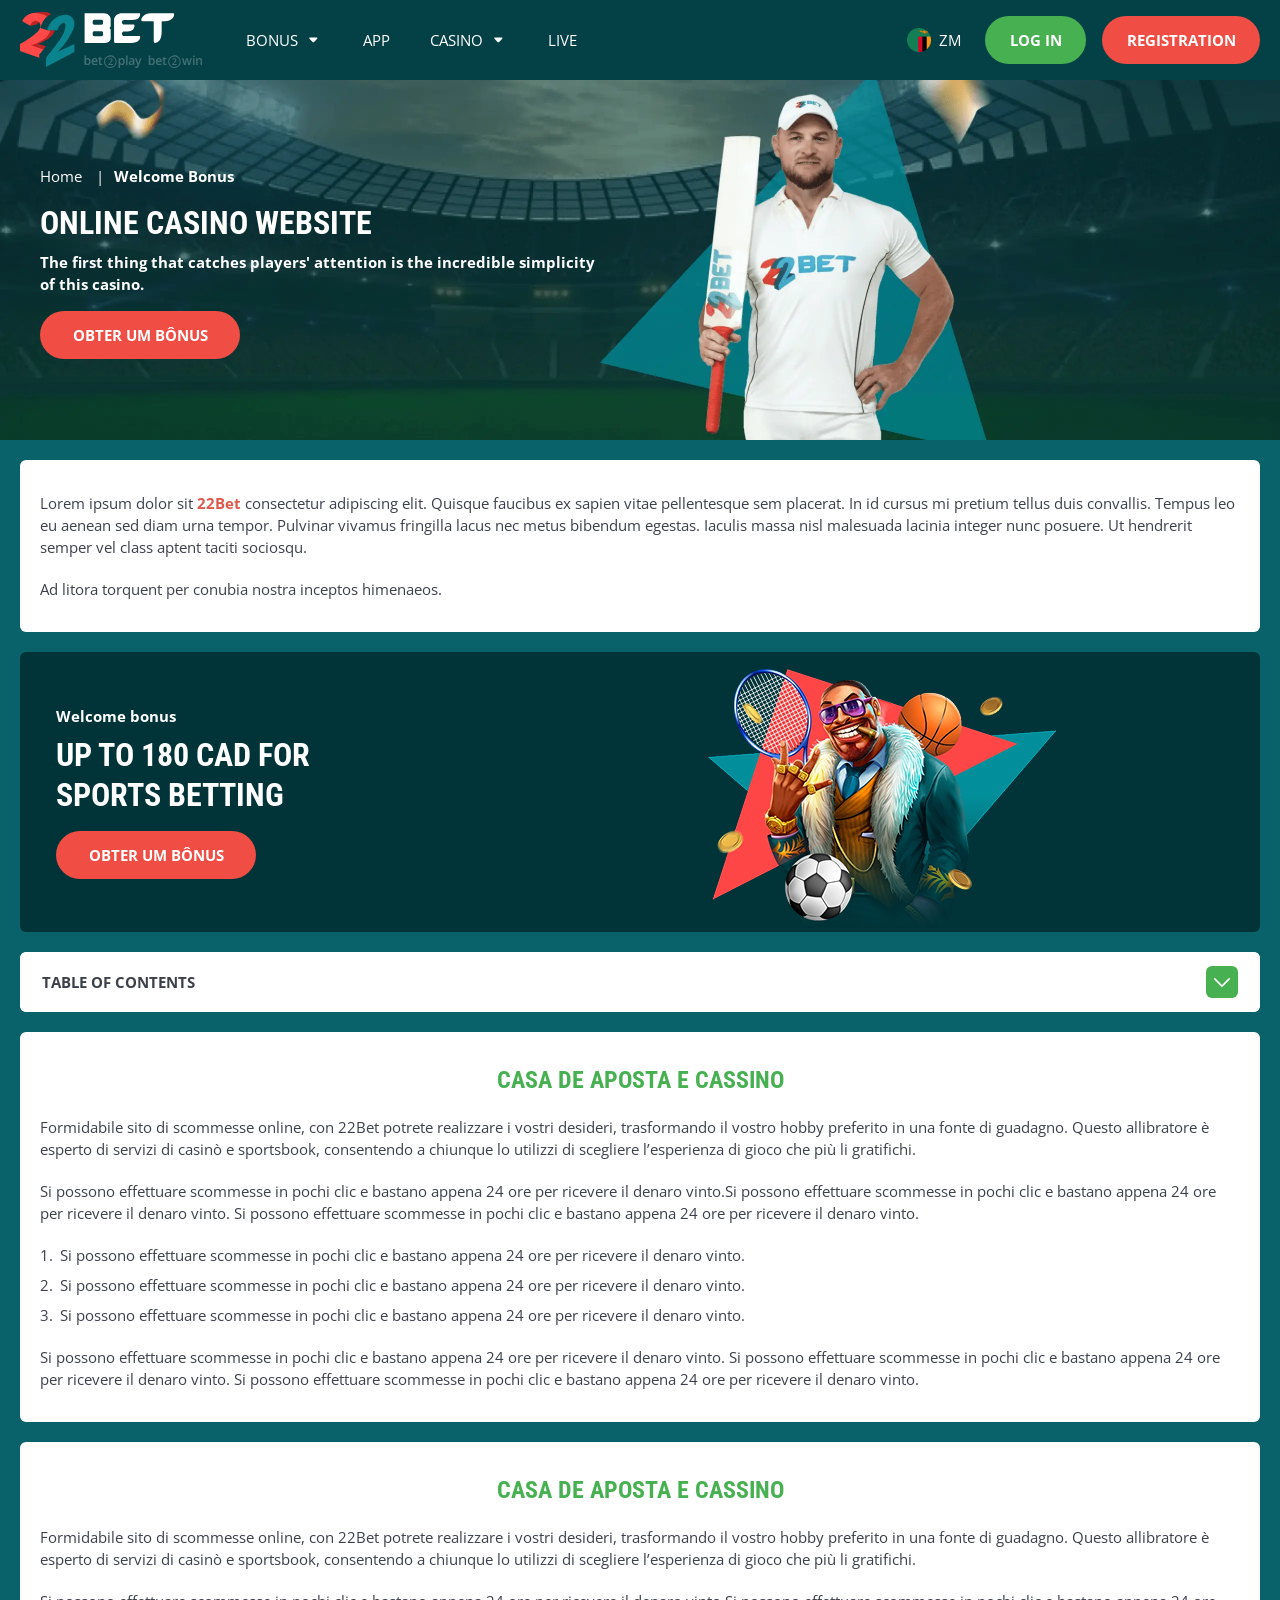
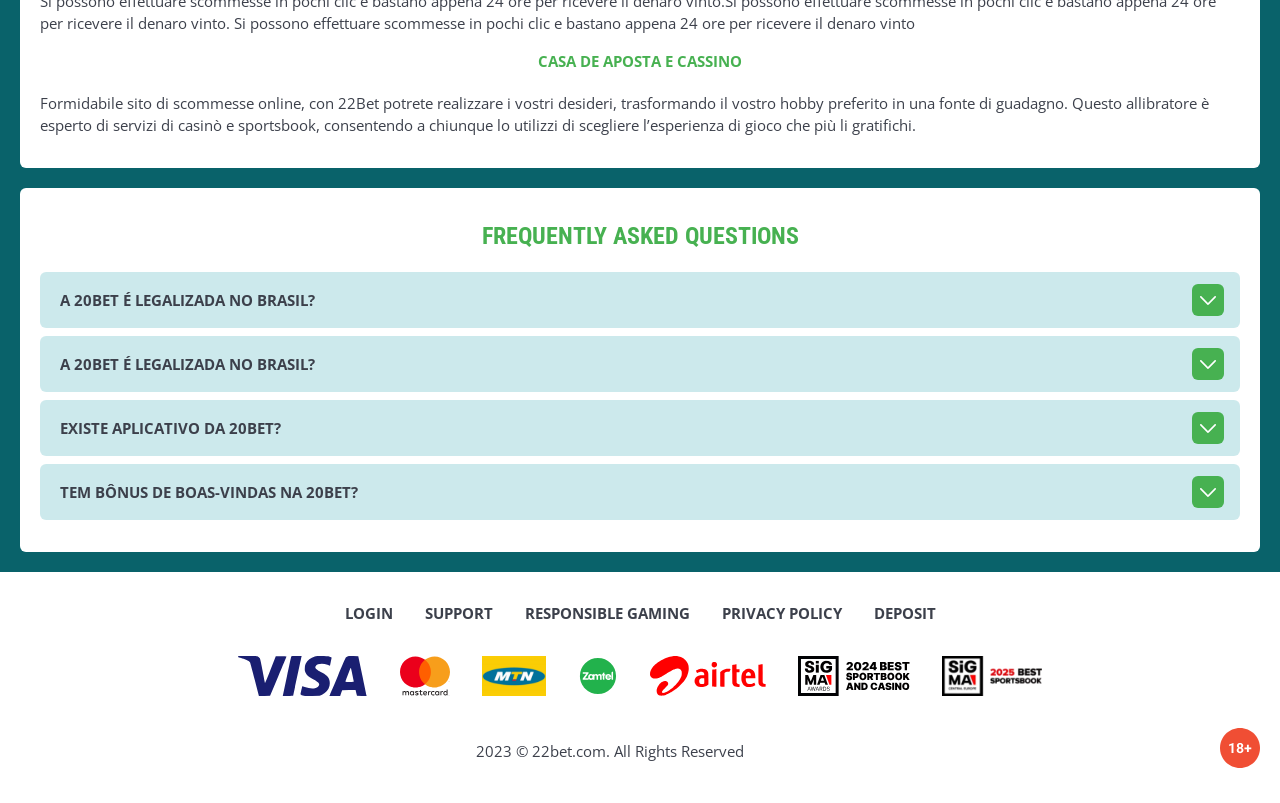
<file: welcomeBonus.html>
<!DOCTYPE html>
<html lang="zm">
  <head>
    <meta charset="UTF-8" />
   
    <meta name="viewport" content="width=device-width, initial-scale=1.0" />
    <title>22Bet </title>
    <meta name="description" content />
    <meta property="og:site_name" content />
    <meta property="og:title" content />
    <meta property="og:type" content="website" />
    <meta property="og:url" content />
    <meta property="og:image" content />
    <meta property="og:image:alt" content />
    <meta property="og:locale" content="zm" />
    <meta property="og:description" content />
    <link rel="preconnect" href="https://fonts.googleapis.com" />
    <link rel="preconnect" href="https://fonts.gstatic.com" crossorigin="anonymous" />
   <link href="https://fonts.googleapis.com/css2?family=Open+Sans:ital,wght@0,300..800;1,300..800&display=swap" rel="stylesheet">
<link href="https://fonts.googleapis.com/css?family=Roboto+Condensed&display=swap" rel="stylesheet">

   <link rel="stylesheet" href="./css/reset.css" />
    <link rel="stylesheet" href="./css/main.css" />
    <link rel="stylesheet" href="./css/media.css"/>
    <link rel="icon" href="./images/Group.png" type="image/x-icon"/>
    <script
    src="https://code.jquery.com/jquery-3.6.1.min.js"
    integrity="sha256-o88AwQnZB+VDvE9tvIXrMQaPlFFSUTR+nldQm1LuPXQ="
    crossorigin="anonymous"
  ></script>
  </head>
  <body>
    <header class="header">
      <section class="content header__content">
        <a href="./index.html" class="logo header__logo"
          ><img src="./images/logo.svg" alt="logo" title
        /></a>
        <button class="header__btn-menu" >
          <svg width="16px" height="16px" viewBox="0 0 16 16" xmlns="http://www.w3.org/2000/svg">
              <rect y="0" width="16" height="3" rx="1.5"></rect>
              <rect y="6.5" width="16" height="3" rx="1.5"></rect>
              <rect y="13" width="16" height="3" rx="1.5"></rect>
            </svg>
        </button>

          <nav class="menu header__menu">
            <ul class="header__menu-list">
                
              <li class="">
              <div class="header__menu-wrapper">
                <div class="js-button-expander js-button-expander--menu" >
                <a href="./bonus.html" >
                <span>Bonus</span>
              </a>
              </div>
              <div class="header__menu-wrap js-expand-content js-expand-content--menu">
                <ul >
                  <li>
                    <a href="./freeSpins.html">
                    <span>Free Spins</span>
                  </a></li>
                  <li><a href="./promoCode.html">
                    <span>Promo Code</span>
                  </a>
                </li>
                  <li><a href="./welcomeBonus.html">
                    <span>Welcome Bonus</span>
                  </a>
                </li>
                <li><a href="./vip.html">
                    <span>VIP</span>
                  </a>
                </li>
                </ul>
              </div>
              </div>
               <a href="./bonus.html" class="header__menu-item">
                <span>Bonus</span>
              </a>
            </li>
              <li>
                <a href="./app.html">
                 App
                </a>
              </li>
              
              <li class="">
              <div class="header__menu-wrapper">
                <div class="js-button-expander js-button-expander--menu" >
                <a href="./casino.html" >
                <span> Casino</span>
              </a>
              </div>
              <div class="header__menu-wrap js-expand-content js-expand-content--menu">
                <ul >
                  <li>
                    <a href="./slots.html">
                    <span>Slots</span>
                  </a></li>
                 
                </ul>
              </div>
              </div>
               <a href="./casino.html" class="header__menu-item">
                <span>Casino</span>
              </a>
            </li>
               <li>
                <a href="./live.html">
               Live
                </a>
              </li>
              <li>
                    <a href="./freeSpins.html">
                    <span>Free Spins</span>
                  </a></li>
                  <li><a href="./promoCode.html">
                    <span>Promo Code</span>
                  </a>
                </li>
                  <li><a href="./welcomeBonus.html">
                    <span>Welcome Bonus</span>
                  </a>
                </li>
                <li><a href="./vip.html">
                    <span>VIP</span>
                  </a>
                </li>
             <li>
                    <a href="./slots.html">
                    <span>Slots</span>
                  </a></li>
             
             
            </ul>
            <div class="header__button header__button-menu " >
              <a href="#" class="button  button__login-menu">log in</a>
              <a href="#" class="button button__menu">registration</a>
            </div>
           
          </nav>
            <a href="" class="header__flag">
                <span><img src="./images/flag.png" alt="flag" title /></span>
                <span>zm</span>
              </a>
            <a href="#" class="button button__login">log in</a>
            <a href="#" class="button button__singup">registration</a>
            <!-- <div id="clock" class="header__time">00:00</div>
           -->
      </section>
    </header>
     <main class="main home main-page">
        <section class=" hero hero__page">
           
            <div class="background ">
              <img src="./images/layout-images/bg-welcome.webp" alt="hero" title />
              
            </div>
            <div class="hero__wrapper hero__wrapper-page">
              <div class="hero__data hero__data-bonus">
                <ul
                class="breadcrumbs "
                
              >
                <li
                  
                >
                  <a href="#" >
                    <span >Home</span></a
                  >
                 
                </li>
                <li
                  
                >
                  <a href="#" > <span >Welcome Bonus</span></a>
                 
                </li>
              </ul>
                <h1 class="title general hero__title">
                  Online Casino Website
                </h1>
                 <p class="hero__text">The first thing that catches players' attention is the incredible simplicity of this casino.</p>
               
                <a href="#" class="button  hero__button ">Obter um Bônus</a>
               
              </div>
             
            </div>
          </section>
      <section class="main__wrap main__wrap-page">
       
       <section class="content__wrapper content__wrapper-page">

         
        
       
          <section class="content article">
            <p>
             Lorem ipsum dolor sit <a href="#">22Bet</a> consectetur adipiscing elit. Quisque faucibus ex sapien vitae pellentesque sem placerat. In id cursus mi pretium tellus duis convallis. Tempus leo eu aenean sed diam urna tempor. Pulvinar vivamus fringilla lacus nec metus bibendum egestas. Iaculis massa nisl malesuada lacinia integer nunc posuere. Ut hendrerit semper vel class aptent taciti sociosqu.
            </p>
            <p>
             Ad litora torquent per conubia nostra inceptos himenaeos.
            </p>
          </section>
         
             
             <section class="content banner">
            <div class="background banner__background">
              
              <!-- <img src="./images/layout-images/banner-welcome.webp" alt="banner" title />
               -->
                <div class="banner__decor">
              
              <img src="./images/layout-images/decor-bannerWC.png" alt="banner" title />
              
            </div>
            </div>
            <div class="banner__info">
               <p class="banner__subtitle">Welcome bonus</p>
              <h2 class="title high banner__title-main">
                 
               up to 180 CAD
for sports betting
              </h2>
            
              <a href="#" class="button banner__button">Obter um Bônus</a>
            </div>
          </section>
        
              <section class="content menu-review__content">
              

            
                <div class="menu__review-desk menu__review-content">Table of Contents</div>
                <ul class="menu__review menu__review-list">
                  <li><a href="#">Casa de Aposta e Cassino</a></li>
                    <li><a href="#">Casa de Aposta e Cassino</a></li>
                      <li><a href="#">Casa de Aposta e Cassino</a></li>
                        <li><a href="#">Casa de Aposta e Cassino</a></li>
                          <li><a href="#">Frequently Asked Questions</a></li>
                 
                </ul>
             
          
          </section>
          
        
          <section class="content article">
            <h2 class="title high article__title">Casa de Aposta e Cassino</h2>
             
            <p>
             Formidabile sito di scommesse online, con 22Bet potrete realizzare i vostri desideri, trasformando il vostro hobby preferito in una fonte di guadagno. Questo allibratore è esperto di servizi di casinò e sportsbook, consentendo a chiunque lo utilizzi di scegliere l’esperienza di gioco che più li gratifichi.
            </p>
            <p>
             Si possono effettuare scommesse in pochi clic e bastano appena 24 ore per ricevere il denaro vinto.Si possono effettuare scommesse in pochi clic e bastano appena 24 ore per ricevere il denaro vinto. Si possono effettuare scommesse in pochi clic e bastano appena 24 ore per ricevere il denaro vinto.
            </p>
           <ol>
              <li>Si possono effettuare scommesse in pochi clic e bastano appena 24 ore per ricevere il denaro vinto.</li>
              <li>Si possono effettuare scommesse in pochi clic e bastano appena 24 ore per ricevere il denaro vinto.</li>
              <li>Si possono effettuare scommesse in pochi clic e bastano appena 24 ore per ricevere il denaro vinto.</li>
            </ol>
            <p>Si possono effettuare scommesse in pochi clic e bastano appena 24 ore per ricevere il denaro vinto. Si possono effettuare scommesse in pochi clic e bastano appena 24 ore per ricevere il denaro vinto. Si possono effettuare scommesse in pochi clic e bastano appena 24 ore per ricevere il denaro vinto.</p>
          </section>
         
         
           <section class="content article">
            <h2 class="title high article__title">Casa de Aposta e Cassino</h2>
            <p>Formidabile sito di scommesse online, con 22Bet potrete realizzare i vostri desideri, trasformando il vostro hobby preferito in una fonte di guadagno. Questo allibratore è esperto di servizi di casinò e sportsbook, consentendo a chiunque lo utilizzi di scegliere l’esperienza di gioco che più li gratifichi.</p>
            <p>Si possono effettuare scommesse in pochi clic e bastano appena 24 ore per ricevere il denaro vinto.Si possono effettuare scommesse in pochi clic e bastano appena 24 ore per ricevere il denaro vinto. Si possono effettuare scommesse in pochi clic e bastano appena 24 ore per ricevere il denaro vinto</p>
            <h3>Casa de Aposta e Cassino</h3>
            <p>Formidabile sito di scommesse online, con 22Bet potrete realizzare i vostri desideri, trasformando il vostro hobby preferito in una fonte di guadagno. Questo allibratore è esperto di servizi di casinò e sportsbook, consentendo a chiunque lo utilizzi di scegliere l’esperienza di gioco che più li gratifichi.</p>
           </section>

          <section class="content faq">
            <h2 class="title high faq__title">Frequently Asked Questions</h2>
            <ul class="faq__list " >
              <li class="faq__item"  >
                <h3 class="title medium faq__subtitle js-button-expander js-button-expander--faq"  >A 20Bet é legalizada no Brasil?
                 </h3>
                <div  class="faq__answer js-expand-content js-expand-content--faq" >
                  <p  >
                    Sim, a casa de apostas tem licença emitida por Curaçao, que é reconhecida no Brasil e a permite atuar por aqui.
                  </p>
                </div>
              </li>
              <li class="faq__item"  >
                <h3 class="title medium faq__subtitle js-button-expander js-button-expander--faq"  >A 20Bet é legalizada no Brasil?</h3>
                <div class="faq__answer js-expand-content js-expand-content--faq" >
                  <p  >
                    Sim, a casa de apostas tem licença emitida por Curaçao, que é reconhecida no Brasil e a permite atuar por aqui.
                  </p>
                </div>
              </li> 
              <li class="faq__item"  >
                <h3 class="title medium faq__subtitle js-button-expander js-button-expander--faq"  >Existe aplicativo da 20Bet?</h3>
                <div class="faq__answer js-expand-content js-expand-content--faq" >
                  <p  >
                   Sim, disponível para sistemas operacionais iOS e Android.
                  </p>
                </div>
              </li> 
              <li class="faq__item"  >
                <h3 class="title medium faq__subtitle js-button-expander js-button-expander--faq"  >Tem bônus de boas-vindas na 20Bet?</h3>
                <div class="faq__answer js-expand-content js-expand-content--faq" >
                  <p  >
                   O pacote especial para novos usuários da 20Bet paga 100% sobre o primeiro depósito, com limite de 600 BRL.
                  </p>
                </div>
              </li> 
             
            </ul>
          </section>
          
        </section> 
      
        <div class=""  onclick="scrollToTop()">
          <button class="main__arrow" id="scrollToTopBtn"></button>
        </div> 
        
      </section>
    </main> 
   <footer class=" footer ">
      <section class="content footer__content">
        <ul class="footer__menu">
         <li><a href="./login.html">Login</a></li>
         <li><a href="./support.html">Support</a></li>
         <li><a href="./responsible.html">Responsible Gaming</a></li>
         <li><a href="./policy.html">Privacy Policy</a></li>
         <li><a href="./deposit.html">Deposit</a></li>
        </ul>
       
        <ul class="footer__cards-list">
           
            <li>
              <a href="#"
                ><img src="./images/footer-img1.svg" alt="cardpay" title
              /></a>
            </li>
             <li>
              <a href="#"
                ><img src="./images/footer-img2.svg" alt="cardpay" title
              /></a>
            </li>
             <li>
              <a href="#"
                ><img src="./images/footer-img3.svg" alt="cardpay" title
              /></a>
            </li>
             <li>
              <a href="#"
                ><img src="./images/footer-img4.svg" alt="cardpay" title
              /></a>
            </li>
             <li>
              <a href="#"
                ><img src="./images/footer-img5.svg" alt="cardpay" title
              /></a>
            </li>
             <li>
              <a href="#"
                ><img src="./images/footer-img6.svg" alt="cardpay" title
              /></a>
            </li>
             <li>
              <a href="#"
                ><img src="./images/footer-img7.svg" alt="cardpay" title
              /></a>
            </li>
           
            
          </ul>
       
        <div class="footer__wrapp">
          <div class="footer__text">
           
            <p>2023 &copy; 22bet.com. All Rights Reserved
</p>
           
          </div>
          <div class="footer__age">
            <img src="./images/age.svg" alt="age" title />
          </div>
        </div>
      
      </section>
    </footer>
    <script src="./js/arrowUp.js" defer></script>
    <script src="./js/sidebar.js" defer></script>
    <script src="./js/expander.js" defer></script>
    <script src="./js/mobile-menu.js" defer></script>
    <!-- <script src="./js/clock.js" defer></script> -->
  </body>
</html>
</file>
<file: css/main.css>
html{
    -webkit-text-size-adjust: 100%;
    scroll-behavior: smooth;
  }
  
  body {
      display: block;
      position: relative;
      width: 100%;
     background: #09626A;

      font-family: 'Open Sans', sans-serif;
      font-size: 15px;
      font-weight: 400;
      line-height: 22px;
      text-align: left;
      color: #3C404B;
      overflow-x: hidden;
    }
  
    
    .content {
      display: block;
      position: relative;
      width: 100%;
      max-width: 1020px;
      max-width: 100%;
      /* overflow: hidden; */
      border-radius: 6px;
      background: #ffffff;
      padding:32px 20px;
      margin: 0 auto 20px auto;
    }
    
    h1,
    h2,
    h3,
    h4,
    .title {
      display: block;
      position: relative;
      font-size: 32px;
      font-weight: 700;
      line-height: 40px;
      text-align: center;
      color: #ffffff;
    }
    
    h1,
    .title.general {
      text-transform: uppercase;
    }
    
    h2,
    .title.high {
      display: flex;
      align-items: center;
      justify-content: center;
      font-size: 24px;
      line-height: 32px;
      color: #47B151;
      text-transform: uppercase;
      font-family: 'Roboto Condensed', sans-serif;
    
    }

    
    h3,
    title.medium {
      font-size: 15px;
      line-height: 22px;
      text-align: center;
      color: #47B151;
      text-transform: uppercase;
    }
    
    article > *,
    .article > *,
    .desk > * {
      margin-top: 20px;
    }
    
    article > *:first-child,
    .article > *:first-child,
    .desk > *:first-child {
      margin-top: 0 !important;
    }
    
    article > h2,
    .article > h2,
    .desk > h2 {
      margin-top: 32px;
    }
    
    article > h3,
    .article > h3,
    .desk > h3 {
      margin-top: 16px;
    }
    
    .button {
      
      position: relative;
    display: inline-block;
      min-width: 200px;
      height: 48px;
      border-radius: 50px;
      background: #F04D44;

      overflow: hidden;
      font-size: 15px;
      font-weight: 700;
      line-height: 22px;
      text-align: center;
      text-decoration: none;
      text-transform: uppercase;
      color: #ffffff;
      white-space: nowrap;
      cursor: pointer;
      padding: 13px 24px;
      margin: 0 auto;
    
      transition: all 0.5s;
    }
    
    .button:hover {
      background: #47B151;

    }
    
    
    .header,
    .main ,.footer {
      display: flex;
      position: relative;
      justify-content: space-between;
      align-items: center;
     
      max-width: 1440px;
      max-width: 100%;
      
      margin: 0 auto;
    }
    
    .background{
      display: block;
      position: absolute;
      bottom: 0;left: 0;
      height: 100%;
      width: 100%;
      overflow: hidden;
    }
    
    .background img{
      position: relative;
      width: 100%;height: 100%;object-fit: cover;
      
    }

    .background-page img{
      border-radius: 0;
    }
    
    .images img{
      border-radius: 6px;
      width: 100%;
      height: 100%;
      overflow: hidden;
      display: block;
    }

    .faq {
      overflow-anchor: none;
    }
    
    /* -------------------HEADER---------------- */
    .header {
      position: fixed;
      top: 0;
      left: 0;
      right: 0;
      width: 100%;
      z-index: 100;
      background: #044146;

    }
    
    .header__content {
      position: relative;
      display: flex;
      flex-direction: row;
      align-items: center;
      justify-content: space-between;
      max-width: 1300px;
      max-height: 80px;
      border-radius: 0;
      background: #044146;

      padding: 16px 30px;
      margin: 0 auto;
    }
    
    .logo {
      display: block;
      position: relative;
      flex: 0 0 182px;
      margin-right: 24px;
    }
    
    .logo img {
      display: block;
      position: relative;
      width: auto;
      max-height: 56px;
    }
    
    .logo:hover{
      transform: scale(1.1);
    }
    .header__menu {
      display: flex;
      white-space: nowrap;
      max-height: calc(100vh - 70px);
    /* overflow-y: auto; */
    }
    
    
    
    .header__menu-list {
      display: flex;
      justify-content: center;
      align-items: center;
      white-space: nowrap;
      flex: 1 1 auto;
      
      border-radius: 50px;
     


    }
    .header__menu-list li {
      display: block;
      padding:  13px 20px;
    }
    
    .header__menu-list li a {
      display: inline-flex;
      position: relative;
      align-items: center;
      font-weight: 400;
      font-size: 15px;
      line-height: 22px;
      text-transform: uppercase;
      color:#FFFFFF;
      transition: all 0.5s;
     
    }
    
    .header__menu-list li:hover {
    background: #0B626A;

border-radius: 50px;
      
    }
    
    .menu a{
      display: none;
    }
    
  
    span {
      display: inline-block;
    }
    
    .header__menu-list a img,
    .header__flag img {
      width: 24px;
      height: 24px;
      vertical-align: middle;
    }
    
    /* .header__menu-list a span:last-child {
      margin-left: 16px;
    } */
    
    .header__flag span:first-child {
      flex: 0 1 24px;
      margin-right: 8px;
      
    }

    .header__menu-wrap {
    display: none;
    display: block;
    position: absolute;
    left: 0;
    top: 55px;
    min-width: 120px;
    height: auto;
   background: #044146;
    border-radius: 6px;
    padding: 8px 16px;
    z-index: 100;
    overflow-y: hidden;
}

.header__menu-wrap ul{
  display: flex;
  flex-direction: column;
  gap: 8px;
}
.header__menu-wrap ul li{
  padding: 0;
}

.header__menu-wrap ul li:hover{
  background: none;
  
}
.header__menu-list li:first-child a ,.header__menu-list li:nth-child(3) a{
    position: relative;
    padding-right: 25px;
}

.header__menu-list .header__menu-item {
    display: none;
}

.header__menu-list li:first-child .header__menu-item {
    padding-left: 0;
}


.header__menu-list > li {
  position: relative;
}

.header__menu-wrap ul li:nth-last-child(-n+4){
  display: block;
}

.header__menu-list li:nth-last-child(-n+5) {
    display: none;
}

.header__menu-list li .header__menu-wrap ul li a{
  color:#FFFFFF !important;
  padding-right: 12px;
}

.header__menu-list li .header__menu-wrap ul li a:hover{
text-decoration: underline !important;
}

.header__menu-list li .header__menu-wrap ul li a::after{
  display: none;
}

.header__menu-wrap.js-expand-content.expanded {
  height: auto;
}
.header__menu-list li:first-child a::after, .header__menu-list li:nth-child(3) a::after{
  content: '';
  display: block;position: absolute;
  width: 20px;height: 20px;
  right: 0;
  top: 50%;
  transform: translateY(-50%);
  background: url(../images/menu-arrowDown.svg) no-repeat center center / contain;
  transition: transform 0.5s ease;
}

.header__menu-list li:first-child.active a::after,.header__menu-list li:nth-child(3).active a::after{
transform: translateY(-50%) rotate(180deg);
}

.header__menu-list li:first-child:hover a::after,.header__menu-list li:nth-child(3):hover a::after{
transform: translateY(-50%) rotate(180deg);
}

li.active .header__menu-wrap{
display: flex;
  gap: 8px;
}
    .header__flag {
      display: flex
;
    align-items: center;
      margin-left: auto;
      color:#ffffff;
      text-transform: uppercase;
      margin-right: 24px;
    }

    .button__login{
        margin-left: auto;
    }

    .button__login{
      line-height: 22px;
        min-width: 101px;
       background: #47B151;

        padding: 13px 24px;
        margin: 0 16px 0 0;
    }
    
 .button__singup{
  line-height: 22px;
  min-width: 158px;
  padding: 13px 24px;
 background: #F04D44;

    margin: 0;
 }

 .button__singup:hover{
  background: #47B151;

 }
    .header__time{
        color:#FFFFFF;
        position: relative;
        margin-left: 24px;
    }

   
    .button__login:hover {
     background: #F04D44;

    }
    
    .header__btn-menu{
      display: block;
      flex: 0 1 auto;
      min-width: 0;
      border:1px solid #ffffff; 
      border-radius: 10px;
      background: #054146;

      padding: 12px;
      margin-left: 12px;
      order: 3;
     
      
    }
    
    
    svg {
      position: relative;
      fill: #ffffff;
      line-height: 1;
      vertical-align: 1;
    }
    
     
    
     
    
    
    /* ------------------ MAIN------------- */
    .main.home{
      display: flex;
     
    }
    
    .main__wrap {
      display: flex;
      position: relative;
      flex: 1 1 100%;
      justify-content: center;
      align-items: stretch;
      max-width: 1300px;
      padding: 20px 30px;
      margin: 0 auto;
    }
    
    
    
   
    .menu__review-content::after {
      content: "";
      position: absolute;
      right: 20px;
      top:50%;
      transform: translateY(-50%);
      width: 32px;
      height: 32px;
     background: url(../images/faq-arrowDown.svg) no-repeat center center / contain;
      transition:  all 0.5s;
    }

   
    
   
    
    .menu__review-content.active::after {
      transform: translateY(-50%) rotate(180deg);
    }
    
    .menu-review__content{
     overflow: hidden;
      padding: 0;
      margin-bottom: 20px;
      
      
    }
  
    .menu__review-content{
      position: relative;
      padding:17px 60px 17px 20px;
      color: #3C404B;
      font-weight: 700;
      border-radius: 6px;
      text-transform: uppercase;
background: #FFFFFF;
border: 2px solid transparent;

    }

    
    .menu__review-content.active{
     border: 2px solid #47B151;
    }
    
    .menu__review li a {
     color: #3C404B;
      position: relative;
     display: flex;
    }
  
    .menu__review li:hover a{
      color: #DE594C;
      font-weight: 700;
      font-size: 15px;
      
    }

    .menu__review li:hover{
      /* border-left: 2px solid #054146; */
     
    }
   
   
     
    .menu__review.active{
      display: block;
      background: #ffffff;
      border-radius: 0 0 6px 6px;
    }
    .menu__review-list{
      padding: 0;
    }
    .menu__review-list li{
      padding: 8px 16px;
    }
    .content__wrapper {
      
    
      flex: 0 1 100% ;
    }

    
  
      
    /* -----------hero ----------- */
    .content__wrapper{
      position: relative;
       
     
    
    }
    
    .hero{
      padding: 0;
      min-height: 360px;
      display: flex;
      background:none;
  
      align-items: center;
      padding: 24px 24px 24px 0;
  }
    
    .hero__wrapper {
     
      display: flex;
      align-items: center;
     
    }
    
  
    .hero__data{
    display: block;
      position: relative;
        max-width: 610px;
      padding: 12px; 
    }
    
    .hero__title{
      margin-bottom: 8px;
      text-align: start;
      font-family: 'Roboto Condensed', sans-serif;
      
    }
  
    .hero__data p{
      color:#ffffff;
      font-weight: 700;
      text-transform: none;
      margin-bottom: 16px;
    }
    
    
    .hero__rating {
      display: flex;
      font-weight: 700;
      align-items: center;
      text-transform: uppercase;
      color:#ffffff;
      margin-bottom: 8px;
    }
    
    .hero__rating p{
       text-transform: uppercase;
     margin-right: 10px;
     margin-bottom: 0;
    
     
    }
    .hero__button{
      display: inline-block;
    
      
      
      
      
    }

    .hero__data  li:nth-child(1) span{
      font-weight: 400;
      padding-left: 0;
    }
    .hero__data span{
      font-size: 15px;
      font-weight: 700;
      line-height: 18px;
     
        color:#FFFFFF;
        white-space: nowrap;
    }

    
    
   .hero__data .hero__span{
      font-weight: 400;
      font-size: 12px;line-height: 18px;
      color:#ffffff;
    }
    
    
    
 

/* ------------features------ */
.features{
 
}
  
.features__wrap {
  display: flex;
  gap:20px;
}
.features__list,
.features__table {
  width: calc(50% - 10px);
  
  border-radius: 6px;
  

}

.features__title{
  margin-bottom: 16px;

}

.features__list li {
  display: flex;
  gap: 8px;
  position: relative;
   padding: 8px 16px ;
}

/* .features__list li + li,
.features__table tr + tr {
  margin-top: 8px;
} */

.features__table tr,.features__list li{
background: #00909F33;

border-radius: 6px;
  color:#3C404B;
}

.features__table tr + tr,.features__list li + li{
  margin-top: 4px;
}
.features__table {
border-collapse: separate;
display: flex;
width: 100%;
gap: 20px;
}

.features__table tbody{
  width: 100%;
}

.features__table tr {
  font-weight: 700;
  display: flex;
  padding: 8px 16px;
}

.features__table tr td:last-child{
  font-weight: 400;
  padding-left: 5px;
}

.features__table tr td:first-child{
  font-weight: 700;
  text-transform: uppercase;
 
 
}

.features__table td {
  width: 50%;
}



/* -------------banner---------------- */

.banner {
  display: flex;
  align-items: center;
  justify-content:flex-start;
  overflow: hidden;
  width: 100%;
  min-height: 280px;
  padding:  20px;
  background: #003439;

    border-radius: 6px;
    margin-bottom: 20px;

  
}

.banner__decor{
  position: absolute;
  right: 177px;top: 0;bottom: 0;
}

.banner__info {
  display: flex;
 
  flex-direction: column;
  align-items: flex-start;
  position: relative;
  max-width: 500px;
  
  text-align: center;
 
  border-radius: 20px;
  padding: 16px;
}

.banner .banner__title-main {
  flex-direction: column;
  align-items:flex-start;
  width: auto;
  font-family: 'Roboto Condensed', sans-serif;
  font-weight: 700;
  line-height: 40px;
  font-size: 32px;
  width: 60%;
  color: #FFFFFF;
  text-align: left;
  text-transform: uppercase;
  margin-bottom: 16px;
  padding-left: 0;
  padding-right: 0;
  border-left: none;
}

.banner .banner__title::after,.banner .banner__title-main::before, .banner .banner__title-main::after {
  display: none;
  
}

.banner__subtitle{
  position: relative;
  color: #FFFFFF;
  font-size: 15px;
  line-height: 22px;
  font-weight: 700;
  text-align: left;
  text-transform: none;
  
  margin-bottom: 8px;
  
}



.banner__button {
  
 margin-left:0;
}



   
        /* ----------------review------------- */
    
      
        .article {
          display: flex;
          flex-direction: column;
        }
        .article ul li{
          position: relative;
          padding-left: 15px;
          
        }
    
        .article ul li + li,.article ol li + li{
          margin-top: 8px;
        }
    
        .article ul li::before{
          content:'';
          position: absolute;
          left: 0;
          top:50%;
          transform: translateY(-50%);
          width: 6px;height: 6px;
          border-radius: 50%;
          background:#3C404B;
        }

        .article-page ul li::before{

          background:#054146;
        }

       

       
    
    
        .article  .button{
          margin: 20px auto 0 auto;
          

        }

        .article__background .article__button:hover{
          background: #2E9344;

        }
  
    

        .article a:not(.button){
            color:#DE594C; 
            font-weight: 700;
        }

        /* для нумерованного списка */

.article ol {
  counter-reset: ol;
  position: relative;
  
}

.article ol li {
  counter-increment: ol; 
  position: relative; 
  padding-left: 20px;}

.article ol li::before {
  content: counter(ol) "."; 
  display: inline-block;
  position: absolute;
  font: inherit;
  font-weight: 400;
  color: inherit;
  left: 0;
  
}
/*  */
    
        /* ------------sidebar-right----------- */
    
        .menu__casino{
          display: flex;
          flex-wrap: wrap;
          gap:8px;
          align-items: center;
          padding: 8px;
        }
    
        .menu__casino li a{
          border-radius: 10px;
          overflow: hidden;
        }
  
        .menu__casino li a img{
          display: block;
          border-radius: 12px;
        }
    
    
        .main__sidebar-right{
          margin-bottom: 0;
        }
      /* --------------rating------------------- */
      .ratings__list {
  display: flex;

  flex-wrap: wrap;
  gap: 20px;
  display: grid;
  grid-template-columns: repeat(6,1fr);
}

.ratings__list li {
  position: relative;
  display: flex;
  justify-content: center;
  flex-direction: column;
  width: 100%;

  color: #ffffff;
}

.ratings__content {
  display: flex;
  flex-direction: column;
  gap: 4px;
  margin-bottom: 16px;
  margin-top: 16px;
}

.ratings__info {
  display: flex;
  flex-direction: column-reverse;
  justify-content: center;
  align-items: center;
  font-size: 15px;
  line-height: 22px;
  font-weight: 400;
 background: #ECF5F8;

  border-radius: 6px;
  color: #185A61;
  text-transform: uppercase;
  gap: 8px;
  padding: 16px 20px ;
}

.ratings__list p {
  font-size: 15px;
  line-height: 22px;
  font-weight: 700;
  text-transform: uppercase;
 text-align: center;
  color: #185A61;
}

.ratings__img {
  display: flex;
  gap: 4px;
}

.ratings__img img {
  width: 32px;
  height: 32px;
}




.ratings__data span:first-child {
  font-weight: 700;
}

    /* ----------faq----------------------- */
    
    .faq__subtitle {
      position: relative;
      font-weight: 700;
      font-size: 15px;
      line-height: 22px;
      text-align: left;
      color: #3C404B;
 background: #00909F33;

      border-radius: 6px;
      text-transform: uppercase;
      cursor: pointer;
      padding: 17px 56px 17px 20px;
    }
    
    
  
    .faq__title{
      margin-bottom: 20px;
    }
    
    .faq__subtitle::after {
      content: "";
      display: block;
      position: absolute;
      top: 50%;
      transform: translateY(-50%);
      right: 16px;
      width: 32px;
      height: 32px;
      background: url(../images/faq-arrowDown.svg) no-repeat center center / contain;
      transition: transform 0.3s ease-in-out;
    }
    
    .faq__subtitle.active::after {
     
      transform: translateY(-50%) rotate(180deg); 
    }
    
    .faq__item{
      position: relative;
      
    }
    
    .faq__item + .faq__item{
      margin-top: 8px;
    }
    .faq__subtitle.active {
  
  border: 1px solid #47B151;
  border-bottom: none;
border-radius: 6px 6px 0 0;

      color: #3C404B;
    }
    
    .faq__answer {
      position: relative;
   background: transparent;
  border: 1px solid #47B151;
  
      color: #3C404B;
      border-top: none;
     border-radius:0 0 6px 6px;
      padding:  12px 20px;
      
    }
    
    .js-expand-content {
      display: none;
      overflow: hidden;
    }
    
    .js-expand-content.expanded {
      height: 100%;
    }
    
    
    /* ---------main__arrow------ */
    .main__arrow {
      display: block;
      position: fixed;
      width: 40px;
      height: 40px;
      right: 20px;
      bottom: 80px;
       box-shadow: 0 4px 12px rgba(0, 0, 0, 0.25);
    overflow: hidden;
    border-radius: 6px;
      background: url(../images/ArrowUp.svg) no-repeat center center / contain;
      z-index: 100;
  
      
  }

  .content:last-child{
    margin-bottom: 0;
  }
    
    /* ------------footer----------------- */
    .footer{
       display: flex;
      position: relative;
     
      background: #ffffff;
       
      
    }
    
    .footer__content{
      display: flex
;
    flex-direction: column;
    align-items: center;
      gap:32px;
      max-width: 1280px;
      padding: 30px 20px;
      /* padding: 30px 10px 10px 30px; */
      background: transparent;
      margin-bottom: 0;
      
    }
    .footer__menu{
      display: flex;
      justify-content:center;
      gap: 32px;
      flex-wrap: wrap;
    }
    
   

    .footer__menu li a{
      font-weight: 700;text-transform: uppercase;
        position: relative;
        color:#3C404B;
        transition: all 0.5s;
    
    }

    .footer__menu li:hover a{
color: #5AB060;
    }
    .footer__info{
        position: relative;
    }

    
    .footer__info a{
     
      color: inherit;
    
    } 
    
    .footer__cards-list {
      display: flex;
      flex-wrap: wrap;
      align-content: center;
      justify-content: center;
      align-items: center;
      gap:32px;
      
    }
    
    
    
    .footer__cards-list li img {
      width: 100%;
      
      height: auto;
      display: block;
    }

    .footer__cards-list li{
      transition:  all 0.5s;
    }
    .footer__cards-list li:hover{
      transform: scale(1.1);
    }
    
    .footer__text{
      text-align: center;
      margin-left: auto;
      margin-right: auto;
      
    }
    
    .footer__text p{
      color: #3C404B;
      font-size: 15px;
      font-weight: 400;
      line-height: 22px;
    }
    
    .footer__text p + p {
      margin-top: 8px;
    }
    
    .footer__wrapp{
      display: flex;
      width: 100%;
      flex-direction: row;
      justify-content: space-between;
      align-items: center;
      gap: 20px;
    }
    
    
    
    .footer__age img{
     max-width: 40px;
     max-height: 40px;
    }
    
    .footer__information{
      display: flex;
      justify-content: center;
    }
    
    .footer__information li + li{
      margin-left: 24px;
    }

    .footer__copy{
color: #0B3338;
font-size: 14px;
line-height: 16.41px;
text-align: center;
    }
    
/* --------------bonus page------------- */


    .breadcrumbs {
      display: flex;
      text-align: center;
      margin-bottom: 8px;
      white-space: nowrap;
    }
    
    .breadcrumbs li:not(:last-child) a {
      padding-left: 0;
    }
    
    .breadcrumbs li a span{
      /* font-weight: 400; */
      color: #ffffff;
      padding: 10px;
    }
    
    .breadcrumbs li:first-child a:hover span{
      color: #EB5851;
    }
    
    .breadcrumbs li:last-child a {
      font-weight: 400;
      cursor: default;
    }
    
    .breadcrumbs > li:not(:last-child):after {
      content: "|";
      position: relative;
      color: #ffffff;
      
    }
    
    .main-page.home{
   
      padding-top: 80px;
      display: block;
    }
    
    .main__wrap-page{
      justify-content: flex-start
    }
    
    .home .hero__page{
     
      position: relative;
        width: 100vw;
        display: flex
    ;
        justify-content: start;
        align-items: center;
        background: linear-gradient(to right, rgba(23, 25, 35, 0.8) 100%, rgba(23, 25, 35, 0.6) 40%, rgba(23, 25, 35, 0.2) 70%, rgba(23, 25, 35, 0.8) 80%);
        padding-top: 24px;
        padding-bottom: 24px;
        padding-left: calc(50% - 620px);
        padding-right: calc(50% - 600px);
       
    }

    .hero__data-page{
      max-width: 600px;
      padding: 32px;
    }
    
    .hero__data .hero__text-page{
      font-size: 15px;
      text-transform: none;
      margin-bottom: 32px;

    }

    
    
    .content__wrapper-page{
      top:0;
    }
    
    .content.bonuses {
      padding: 0;
      background: none;
    }
    
    .bonuses__list {
  
      gap: 20px;
      display: grid;
      grid-template-columns: repeat(2, 1fr);}

            
    
    .bonuses__item {
     background: #F8F8F8;

      border-radius: 6px;
      padding: 0;
      overflow: hidden;
    }
    
    .bonuses__item > * {
      position: relative;
    }
    
    .bonuses__item + .bonuses__item {
      margin-top: 0;
    }
    
    .bonuses__item:before {
      display: none;
    }
    
    
    .bonuses__img img {
      display: block;
      width: 100%;
    }
    
    .bonuses__desc {
      margin-top: -36px;
      padding: 0 16px 40px;
    }
    
    .bonuses__desc .wrap {
     background: #FCFCFC;

      border-radius: 3px;
      color: #3C404B;
     box-shadow: 0px 4px 40px 0px #044146;

      padding: 48px 16px 24px;
      text-align: center;
    }
    
    .bonuses__icon {
      background-color: #fff;
      width: 80px;
      height: 80px;
      border-radius: 50%;
      position: absolute;
      top: -40px;
      left: 0;
      right: 0;
      margin: auto;
     
      display: flex;
      
      align-items: center;
      
      justify-content: center;
    }
    
    .title.bonuses__title {
      flex-direction: column;
      color: #0E4852;
      font-size: 24px;
      line-height: 32px;
      border: none;
      
      padding-left: 0;
      position: relative;
    }
  
    
    .bonuses__text {
      margin-top: 16px;
      color: #1A2930;
    }
    
    .bonuses__text p {
      margin-top: 0;
      color:#3C404B;
    }
    
    .bonuses__buttons {
     
      display: flex;
     
      justify-content: center;
     flex-wrap: wrap;
      gap: 8px;
      margin-top: 24px;
    }
    
    .bonuses__button {
      
      height: 48px;
      width: max-content;
      /* max-width: 268px; */
      min-width: 268px;
      font-size: 15px;
      line-height: 22px;
      font-weight: 600;
      padding: 13px 24px;
      /* width: calc(50% - 8px); */
      margin: 0;
    }
    
    .bonuses__button:first-child {
     background: #F04D44;

     
    }
    
    .bonuses__button:first-child:hover {
    background: #778CA9;


    }
    
    .bonuses__button:last-child {
    background: #778CA9;


    }
    
    .bonuses__button:last-child:hover {
    background: #F04D44;



    }
    
    .hero__button-page{
      display: block;
    margin-top: 0;
    margin-left: 0;
    width: 185px;
    margin-right: auto;

    }

    .hero__button-page:hover{
      background:#2E9344;
    }
   
    

    /* --------------------app-page------------- */

    .hero__page-app{
      /* min-height: 650px; */
      height: auto;
    }

    .hero__img{
      
      z-index: 1;
      position: relative;
      
    }

    .hero__images-decor{
      position: absolute;
      bottom:-40px;right: 0;
     
      
    }
    .banner__app {
      display: flex;
      align-items: center;
      justify-content: center;
      min-height: 200px;
      border-radius: 16px;
      padding: 30px;
    }
    .banner__logo {
      max-width: 243px;
      flex: 0 0 243px;
      margin-right: 106px;
      margin-left: 106px;
      z-index: 3;
    }
    
    .banner__logo img {
      max-height: 91px;
    }
    
    .banner__content-app {
      display: flex;
      
      flex-direction: row;
      align-items: center;
      width: 650px;
      gap:16px;
     
      

    }
    .banner__btn {
      display: flex;
      flex-direction: row ;
      position: relative;
      min-width: 200px;
      height: 62px;
      font-size: 15px;
      font-weight: 700;
      align-items: center;
      line-height:18px;
      text-align: center;
      text-decoration: none;
      justify-content: flex-start;
      border-radius: 50px;
      background: transparent;
      color: #ffffff;
     background: #DE594C;
gap: 8px;
      text-transform: uppercase;
        cursor: pointer;
        text-align: left;
      padding:  16px 38px;
      padding: 13px 24px;
      /* margin: 0 auto; */
      transition: all 0.3s ease;
      overflow: hidden;
      z-index: 3;
      
    }
    
    .banner__btn:hover {
     background: #5AB060;

      border:none;

    }
    
   
 
    
    .button__wrap-app {
      display: flex;
      flex-direction: column;
      gap: 16px;
      z-index: 3;
      ;
    }
    
    
    .banner__btn-app img,
    .banner__btn-android img {
     
      width: 24px;
      height: 24px;
      
    }
    
  

    .hero__list{
      position: relative;
      display: flex;
      justify-content: center;
      flex-wrap: wrap;
      flex-direction: row;
      gap:20px;
      margin-bottom: 32px;
    }

    .hero__list li{
      display: flex;
      flex-direction: column;
      position: relative;
      justify-content: center;
      color:#ffffff;
      align-items: center;
      flex: 0 0 112px;
      gap: 8px;
      text-align: center;
      
    }

      .hero__list li img{
        width: 40px;height: 40px;
      }
    /* -------------casino-page------------- */
    .casino__hover-link {
  color: #4da533;
  font-weight: 700;
}
.casino__item h3 {
  display: flex;align-items: center;
  font-weight: 700;
  justify-content: center;
  color: #1a2930;
  padding: 16px;
  text-align: center;
  text-decoration: none;
  text-transform: capitalize;
}

.casino__hover p {
  color: #ffffff;
  font-weight: 700;
}

.casino__buttons {
  min-width: 113px;
  height: 38px;
  line-height: 22px;
  padding: 8px 14px;
  background: #5AB060;

  
}

.casino__buttons:hover{
background: #DE594C;
}
.casino__hover {
  display: flex;
  flex-direction: column;
  justify-content: center;
  align-items: center;
 background: #000000CC;
  border-radius: 6px;
  border-bottom-right-radius: 0;
  border-bottom-left-radius: 0;
  position: absolute;
  left: 0;
  top: 0;
  width: 100%;
  height: 100%;
  opacity: 0;
  transform: translateY(100%);
  transition: transform 250ms cubic-bezier(0.4, 0, 0.2, 1),
    -webkit-transform 250ms cubic-bezier(0.4, 0, 0.2, 1);
    padding: 0;
    gap: 16px;
}


.casino__hover-casino{
justify-content: center;
padding: 24px;
}
.casino__item {
  position: relative;
  border-radius: 6px;
  border: 1px solid transparent;
  box-shadow: 0px 4px 10px 0px #00000040;
  width: 100%;

  overflow: hidden;
}

.casino__item:hover .casino__hover {
  transform: translateY(0);
  opacity: 1;
  z-index: 1;
}

.casino__item:hover{
  border: 1px solid #47B151;
}
.casino__img {
  display: block;
  width: 220px;
  height: 220px;
  width: 100%;
  height: auto;
}

.casino__list {
  display: flex;
  flex-wrap: wrap;
  gap: 20px;
 
  display: grid;
  grid-template-columns: auto auto auto auto auto auto ;
}

.casino__wrapper {
  /* position: relative; */
  overflow: hidden;
}

.casino__hover h3{
color: #ffffff;
text-decoration: none;
text-transform: uppercase;
font-size: 15px;
line-height: 22px;
padding: 0;
}
.casino-box{
  display: flex;flex-direction: column;
  align-items: center;
  gap: 12px;
}

.casino__hover-links{
  color: #FDFDFD;
  text-transform: uppercase
  ;
  
}

.casino{
  background: transparent;
  padding: 0;
}
/*  */
.casino__hover .live__subtitle{
  font-size: 24px;
  line-height: 32px;
}
</file>
<file: css/media.css>
@media screen and (max-width: 480px) {
    .content {
      
      margin-left: 0;
      margin-right: 0;
    }}
  
    /* ----------------header------------------- */
    @media screen and (max-width: 1568px){

      .background img{
        object-position: 100%;
      }
.ratings__info {
  padding: 16px;
}}
    @media screen and (max-width: 1560px){
      .table tr td:nth-child(1) {
        flex: 0 0 200px;
    }
    } 


    @media screen and (max-width: 1524px){
      .ratings__list{
        grid-template-columns: repeat(4, 1fr);
      }
    } 

   @media screen and (max-width: 1340px){
   .hero__data-app{
background: rgba(0, 0, 0, 0.5);
        padding: 20px;
        border-radius: 10px;
   }

   .home .hero__page-app{
    padding-left: 20px;
   }
  
   .header__wrap-nav{
     margin-right: auto;
   }
  
      .header__app  span:nth-child(3n) {
          display: none;
      }

      .banner__background-page img{
        object-position: 49%;
      }

      .hero__data {
        padding: 20px;
      }
  } 
  
     @media screen and (max-width: 1210px) {
  
   

  .home .hero__page {
        padding-left: 20px;
        padding-right: 20px;
    }

  .hero__data{
      background: rgba(0,0,0,0.5);
      border-radius: 6px;
    }

    .banner__decor {
    right: 0;
    }

  } 
   @media screen and (max-width: 1281px) {
  
   
  
      .header__btn-menu.active {
        background: #054146;

      }
    }
    
    @media screen and (min-width: 1194px) {
      .header__btn-menu {
        display: none;
       
      }

    
    }
  
    @media screen and (max-width: 1194px) {
      .header__btn-menu svg {
        display: block;
        margin: 0;
      }
      .header__menu-list .header__menu-item {
        display: block;
      }

      .header__menu-list li:nth-last-child(-n+5) {
    display: block;
}

       .header__menu-wrapper {
        display: none;
    }

    .header__menu-list li:first-child a::after, .header__menu-list li:nth-child(3) a::after{
      display: none;
    }

    .header__menu-list li:first-child a, .header__menu-list li:nth-child(3) a {
      padding-right: 0;
    }
    }
    
    @media screen and (max-width: 1194px) {
      .header__btn-menu svg rect {
        transform-origin: 50% 50%;
        transition: all 0.5s;
      }
    }
    
    @media screen and (max-width: 1194px) {
      .header__btn-menu.active svg rect:nth-child(1) {
        x: -2px;
        y: 6px;
        width: 20px;
        transform: rotate(225deg);
      }
    
      .header__btn-menu.active svg rect:nth-child(3) {
        opacity: 0;
      }
    
      .header__btn-menu.active svg rect:nth-child(2) {
        x: -2px;
        y: 6px;
        width: 20px;
        transform: rotate(135deg);
      }
    }
    
   
 @media screen and (max-width: 1194px) {
      .header__menu {
        
        position: fixed; 
        top: 70px; 
        left: 0;
        width: 100%; 
        height: 0;
        overflow: hidden; 
        background: #054146;
        text-align: center;
        z-index: 100; 
        transition: height 0.5s ease, opacity 0.5s ease;
        opacity: 0; 
        padding:20px 50px;
        overflow-y: auto;
        display: block;
        
      }
    
      .header__menu.active {
        display: block; 
        height: 100vh; 
        opacity: 1;
        
      }
    
      
    
      .header {
        z-index: 101; 
      }
    }
    
    @media screen and (max-width: 1194px) {
      .header__menu ul {
          display: flex;
          flex-direction: column;
          justify-content: center;
          text-align: center;
          margin-bottom: 16px;
          gap: 5px;
          background: none;
        
      }
  
      .header__menu ul li{
        font-size: 15px;
        white-space: nowrap;
        padding: 5px;
        
      }
      .header__menu-list li:hover{
        background: none;
       
      }

       .header__menu-list li:hover a{

color: #DE594C;
       }
  
      .header__menu ul li + li{
        margin-top: 5px;
      }
  
      .menu ul li:not(:last-child) {
        margin-right: 0;
        
      }

      .logo{
        margin-right: auto;
      }
  
  
  } 

  @media screen and (max-width: 1188px) {
    .rating__table tr + tr {
      margin-top: 0;
    }
  
    .banner .banner__title-main {
      width: 100%;
    }

    .casino__list {
          grid-template-columns: auto auto auto auto ;
    }

    .casino__buttons {
      min-width: 150px;
      height: 48px;
      padding: 13px 24px;
    }
  }

  @media screen and (max-width: 1070px) {
  

    

    .background img {
      object-position: 90%;
    }

        .banner__background-page img {
        object-position: 50%;
    }
  }
  @media screen and (max-width: 950px) {
    .hero__data-bonus{
      background: rgba(0,0,0,0.5);
      border-radius: 6px;
    }

    .home .hero__page{padding-left: 20px;}
    .banner__info {
      background: rgba(0,0,0,0.5);
      border-radius: 6px;
    }

     .casino__list {
          grid-template-columns: auto auto auto  ;
    }
  }

  @media screen and (max-width: 829px) {
    .hero__data ,.banner__info {
      background: rgba(0,0,0,0.5);
      border-radius: 6px;
    }

    .hero{
      padding-left: 20px;
    }

    .features__wrap ,.features__table {
      flex-direction: column;
      gap: 4px;
      
    }
    .features__list, .features__table {
      width: 100%;
    }
  



  }


  

  @media screen and (max-width: 774px) {
    .button__login {
      display: none;
    }

   .header__button-menu > .button__login-menu{
        display: inline-block;
            min-width: 101px;
    background: #2D5A61;
        margin: 0;
        
    } 
  
    .button__login-menu:hover{
      background: #5AB060;
    }
  
      .menu .button__singup{
         display: none;
      }
  
      
       .header__button {
        display: block;
        
      }

      
        .table tr td:nth-child(1) {
            flex: 0 0 160px;
        }
  
    }
  
    @media screen and (max-width: 711px) {
    .button__login{
      display: none;
      
  } 
  .sport-menu__list li a{
    padding: 13px;
  }
  .sport-menu__list {
    gap:16px;
  }
 }


  
  @media screen and (max-width: 664px) {
      
      .header__content{
          padding: 15px;
      }
      .menu .button__singup{
          display: inline-block;
          margin: 0;
          margin-left: 10px;
       }
      
      .header__menu .header__button-menu{
        display: flex;
            flex-direction: column;
            
            justify-content: center;
            align-items: center;
      }
  
      .header__menu .button__menu {
        display: inline-block;
        margin-top: 20px;
           background: #5AB060;
            min-width: 158px
        
      }
      .button__singup{display: none;}
     
  }

 

  @media screen and (max-width: 616px) {

    

    .sport-menu{
      flex-direction: column;
      align-items: center;
    }
    .sport-menu__list{
      justify-content: center;
    }

    .sport-menu__wrap {
      width: max-content;
    }
  }

    @media screen and (max-width: 576px) {
      

      .banner__info{
        width: 100%;
        min-width: 0;
      }
    }  


    @media screen and (max-width: 535px) {
      .rating__table img + img {
        margin-left: 2px;
    }

   
    }

    @media screen and (max-width: 509px) {
      .banner__info {
        text-align: center;
       align-items: center;
      }

      .banner .banner__title-main{
        font-size: 28px;
        text-align: center;
        align-items: center;
      }

      .banner__subtitle  {
        text-align: center;
      }

      .banner__button {
        margin-left: auto;
      }

      .table tr td:nth-child(1) {
        font-size: 14px;font-weight: 500;
      }
    }

 
  @media screen and (max-width: 468px) {
      
     
      .header__flag{
        margin-right: 0;
      }

      .hero__data,.hero__title{
        text-align: center;
      }

      .hero__rating{
        justify-content: center;
      }

    
  }

  @media screen and (max-width: 447px) {
    
   
  .table tr td:nth-child(1) {
    font-weight: 700;
  }
  .main__wrap {
    padding: 20px 10px 10px 10px;}
  }

  @media screen and (max-width: 447px) {
    .table tr td:nth-child(1) {
       flex: 0 0 150px;
    }
    .rating__table tr {
      padding: 16px 10px;
  }
  
  }
  
  @media screen and (max-width: 1440px) {
      .sidebar-left{
          display: none;
      }
  
      .header__content {padding-left: 20px;
      padding-right: 20px;}
      
     
     
  
  } 
  
  @media screen and (max-width: 1440px) {
    .menu-review__content{
      display: block;
      padding: 0;
      border-radius: 6px;
     }
  
     
     .menu-review-desk{
       padding: 16px;
     } 
     
    
    .menu-review__content > .menu-review__list.active {
      display: block ;
    }
  }
  
  /* -----------------main--------- */
  
  @media screen and (max-width: 1440px) {
  
    .main__wrap{
      
      padding: 20px;
    }
  
      .content__wrapper  {
          
          flex: 1 1 100%;
          margin: auto 20px 0 0
         
      }
  
       .content__wrapper .content{
        max-width: 100%;
          margin-left: 0;
          margin-right: 0;
         } 
  }
  
  @media screen and (max-width:1100px) {
      
  
      .content__wrapper {
          flex: 1 1 100%;
          margin-right: 0;
          max-width: 100%;
         } 
  }
  
  
  @media screen and (max-width:560px) {
    .main.home{
      display: block;
    }
  }
  
  
  
  /* -----------features---------------- */
  
  @media screen and (max-width:1189px) {
      table td:first-child {
          width: 60%;
           font-weight: 700;
        }
        
        table td:last-child {
          width: 40%;
   
        }
    .ratings__list {
        grid-template-columns: repeat(3, 1fr);
    }
        
        .features__table td:last-child {
         
          white-space: normal;
        }
  
        table tr{
          padding: 10px;
        }
  
        

        .background-page-casino img,.background-page-live img{
          object-position: 50%;
        }
  
  }
  
  @media screen and (max-width:1100px) {
      .sidebar-right{
          display: none;
      }
  }

  @media screen and (max-width:859px) {
    .features__content {
      flex-direction: column;
    }

    .features__wrapp {
      width: 100%;height: 450px;
    }

    .content__wrapp {
      width: 100%;
    }

   .footer__cards-list {
    gap: 20px;
   }

  .rating__table img{
    width: 28px;
  }
  }

  
  @media screen and (max-width:750px) {
    
    .ratings__list li {
        width: 100%;
    }
  
    
  
    .ratings__button{
      margin-left: auto;
    }
  
    .hero__title{
      font-size: 28px;
    }
  
    .rating__table img + img {
      margin-left: 4px;
  }
  
    .review__title, .ratings__title, .faq__title{
      font-size: 28px;
    }
  }

  @media screen and (max-width:713px) {
  

    .ratings__list {
        grid-template-columns: repeat(2, 1fr);
    }

    .hero{
      padding: 20px;
    }

    .hero__data{
      background: rgba(0,0,0,0.5);
      padding: 20px;
      border-radius: 10px;
    }

        .background img {
        object-position: 70%;
    }
  }

  @media screen and (max-width: 687px) {
    
    .rating__table tr {
      flex-direction: column;
      justify-content: center;
      gap:12px;
      padding: 16px;
    }

    .table tr td:nth-child(1) {
      flex: 0 ;
      justify-content: center;
  }
  .table tr td:nth-child(3) {
    margin-left: 0;
    flex: 0;
  }
  .rating__table img + img {
    margin-left: 8px;
}

   
  }

  @media screen and (max-width:650px) {
    table{
      flex-direction: column;
    }
   
  }
  
  @media screen and (max-width:600px) {
    .review__title, .ratings__title, .faq__title{
      font-size: 24px;
      line-height: 32px;
      white-space: wrap;
    }
    .hero__title{
      font-size: 24px;
    }
  
   
  }

  @media screen and (max-width:576px) {
    .button__wrap-app{
      flex-direction: column;
    }

        .background img {
        object-position: 75%;
    }

     .background-page img,.banner__background-promo img {
        object-position: 80%;
    }
   

        .banner__background-page img {
        object-position: 69%;
    }
  }

  

  @media screen and (max-width:536px) {
    

    .features__wrapp {
      height: 350px;
    }
    .ratings__list {
        grid-template-columns: repeat(1, 1fr);
    }
  }

  

  @media screen and (max-width:480px) {
    .hero__wrapper{
      position: relative;
      max-width: 100%;
      align-items: center;
      flex-direction: column;
      justify-content: center;
      
      
    }
        .main__wrap {
        padding: 20px 10px 10px 10px;
    }
    
    .sport-menu{
      display: none;
    }
  
  
    .hero__img{
      position: absolute;
      opacity: 0.5;
      
    }
  
    .hero__title{
      
      
      z-index: 1;
    }
  
    .hero__button{
      
      z-index: 1;
      
    }
    .features__table tr{
      padding: 16px;
      flex-direction: column;
      text-align: center;
    }

    .features__table tr td:first-child ,.features__table tr td:last-child {
width: 100%;
padding-left: 0;padding-right: 0;
    }
  
    .header__logo {
      margin-right: auto;
    }
  
    .features__table td:last-child {
      
      word-wrap: break-word; 
      white-space: normal;  
      
    }

    .rating__table img + img {
      margin-left: 4px;
  }

    
  } 

  @media screen and (max-width:454px) {
    .features-banner__data {
      max-width: 300px;
    }

    .features-banner__title {
      font-size: 22px;
    }

    .header__logo {
      flex: 0 0 140px;
    }

    .main-page.home {
    padding-top: 70px;}

    .rating__table img {
      width: 24px;
  }

  h2, .title.high{
    font-size: 22px;
    line-height: 24px;
  }

  .banner__decorPC{
right: -80px;
  }
  }

  @media screen and (max-width:414px) {
    .features-banner__data {
      max-width: 280px;}

      .features__button {
        min-width: 170px;
        padding-left: 20px;padding-right: 20px;
        
      }
    }
  @media screen and (max-width:395px) {
    .hero__data {
      padding: 16px;
    }

    .features-banner__data {
      max-width: 260px;}

      .features-banner__title {
        font-size: 20px;
        margin-bottom: 16px;
      }

      .features-banner__title span{
        font-size: 12px;
      }
  }
  @media screen and (max-width:387px) {
    .hero__data {
      padding: 13px;
    }

    .features__table tr {
      padding: 12px;
    }
    .rating__table img {
      width: 18px;
  }

  .rating__table img + img {
    margin-left: 3px;
}
  } 


  @media screen and (max-width:385px) {
    .footer__wrapp {
        flex-direction: column;
        gap:12px;
    }
    .footer__text {
        margin-right: 0;
        margin-left: 0;
    }

    .main__arrow {
      bottom: 20px;
      opacity: 0.5;
    }
   
  }
  
  @media screen and (max-width:370px) {
     
  
     .header__app  {
      display: none;
  }
  
    .logo{
        max-width: 100px;
    }
    .banner__logo{
      max-width: 243px;
    }
  
     table td:first-child {
      width: 70%;
      font-size: 14px;
       font-weight: 500;
       white-space:normal;
       padding-right: 10px;
    }
    
    table td:last-child {
      
      font-size: 14px;
    }
  
    
    .header__time::before {
        display: none;
    }
  
    .ratings__wrap{white-space: nowrap;}

    .features-banner__data {
      max-width: 240px;}

      .features-banner__title {
        font-size: 18px;
        
      }
  }
  
  
  @media screen and (max-width:480px) {
   
  
    .footer__information{
      display: flex;
      flex-wrap: wrap;
    }
  
    .footer__information li {
      margin-left: 24px;
      margin-top: 24px;
    }
    .banner__backgroud img {
        object-position: 99%;
    }
}
@media screen and (max-width:442px) {
    .footer__menu{
        display: block;
        text-align: center;
      }
      .footer__menu li{ 
        text-align: center;
        padding-left: 0;
        
      }
      .footer__menu .footer__info li::before {
        display: none;
      }
      .footer__menu div{
        border: none;
      }
    }
  
  
  @media screen and (max-width:440px) {
    
    .banner__info .banner__title {
      font-size: 20px;}

      .banner__button{
          width: 180px;
          padding: 14px;
      }
   
  
    .footer__menu > li:not(:last-child){ 
      margin-bottom: 16px;
      
    }

    .banner__info .banner__title {
        font-size: 24px;}

        .sport-menu__list li a {
          padding: 5px;
        }
  }



  @media screen and (max-width:348px) {
    
  .features-banner__data {
    max-width: 220px;}

    .features-banner__title {
      font-size: 16px;
      
    }

    
  }
  /* ------------bonus-page-------------- */

  
  @media screen and (max-width:1440px) {
    .sidebar-left-page{
      display: block;
      margin-right: 20px;
    }

    .menu-review__content-page{
      display: none;
      
    }
    .bonuses__img img{
      
      width: 100%;
    }
    
    .content__wrapper-page{
      margin-right: 0;
      
    }

    .content.menu-review__content.content-page{
      margin: 0;
    }


    .bonuses__button{
      margin-left: 0;margin-right: 0;
    }
    
  }

@media screen and (max-width:1032px) {
  
.bonuses__desc {
    margin-top: -36px;
  }
}
  @media screen and (max-width:986px) {
    .sidebar-left-page{
      display: none;
    }

    .menu-review__content-page{
      display: block;
      
    }

    .content__wrapper-page{
      margin-right: 0;
    }
    .main__wrap-page{
      display: block;
    }

    .bonuses__buttons {
      flex-wrap: wrap;
    }
  }

  
  /* @media screen and (max-width:713px) {
  .hero__wrapper-page{
    padding: 20px;
  }


} */

@media screen and (max-width:693px) {
  
  .bonuses__desc {
      margin-top: -16px;
    }

    .hero__data-page{
      width: 100%;min-width: 0;
    }

   
  }

@media screen and (max-width:616px) {
    .bonuses__list{ grid-template-columns: repeat(1, 1fr);}

    .bonuses__desc {
      margin-top: -56px;
    }
   } 

@media screen and (max-width:598px) {
  .bonuses__list {
    flex-direction: column;
  }
  .bonuses__item {
    max-width: 100%;
    width: 100%;
    max-width: 560px;
}



    .bonuses__desc {
      margin-top: -36px;
    }

    
}

@media screen and (max-width: 468px) {
  .breadcrumbs{
    justify-content: center;
  }

     

  .bonuses__desc {
    margin-top: -16px;
  }
  .hero__button-page{
    margin-left: auto;
  }
  
}



/* --------------app-page-------------- */
@media screen and (max-width: 1531px) {
  .banner__logo {
    
    margin-right: 80px;
    margin-left: 80px;
  }



}

@media screen and (max-width: 1470px) {
  .banner__logo {
    
    margin-right: 50px;
    margin-left: 50px;
  }
}
@media screen and (max-width: 1440px) {
  .banner__logo {
    
    margin-right: 280px;
    margin-left:280px;
  }
}
@media screen and (max-width: 1391px) {
  .banner__logo {
    
    margin-right: 230px;
    margin-left:230px;
  }
}

@media screen and (max-width: 1291px) {
  .banner__logo {
    
    margin-right: 180px;
    margin-left:180px;
  }
}

@media screen and (max-width: 1240px) {
  .banner__logo {
    
    margin-right: 160px;
    margin-left:160px;
  }
}

@media screen and (max-width: 1145px) {
  .banner__logo {
    
    margin-right: 100px;
    margin-left:100px;
  }

 
}

@media screen and (max-width: 1122px) {
  .content__wrapp {
    flex-direction: column;
  }

  .content__wrapp div{
    width: 100%;
  }
}

@media screen and (max-width: 1014px) {
  .hero__img{
    /* display: none; */
    right: 50px;
  }

  .banner__content-app{
    width: max-content;
  }
}

@media screen and (max-width: 951px) {
  .banner__logo {
    
    margin-right: 50px;
    margin-left:50px;
  }

  


}

@media screen and (max-width: 891px) {
  .banner__logo {
    
    margin-right: 20px;
    margin-left:20px;
  }

  .hero__img{
    display: none;}
}
@media screen and (max-width: 838px) {
 
  .banner__logo {
      margin: 0;
      flex: 0;
  }
  .banner__app{
      justify-content: center;
    }

    .casino__list {
          grid-template-columns: auto auto auto;
    }
}



@media screen and (max-width: 645px) {
 .casino__list {
          grid-template-columns: auto auto ;
    }
}

@media screen and (max-width: 598px) {
.banner__content-app {
  flex-direction: column;
 
}
}

@media screen and (max-width: 480px) {
  .casino__list {
    gap: 16px;
  }
}
@media screen and (max-width: 468px) {
 .banner__content-app {
        width: 100%;}
      }
@media screen and (max-width: 435px) {
.casino__list {
          grid-template-columns: auto ;
    }}

@media screen and (max-width: 426px) {
  .banner__app{
    justify-content: center;
  }
}

@media screen and (max-width: 390px) {
  .banner__content-app {
    background: none;
  }
}
</file>
